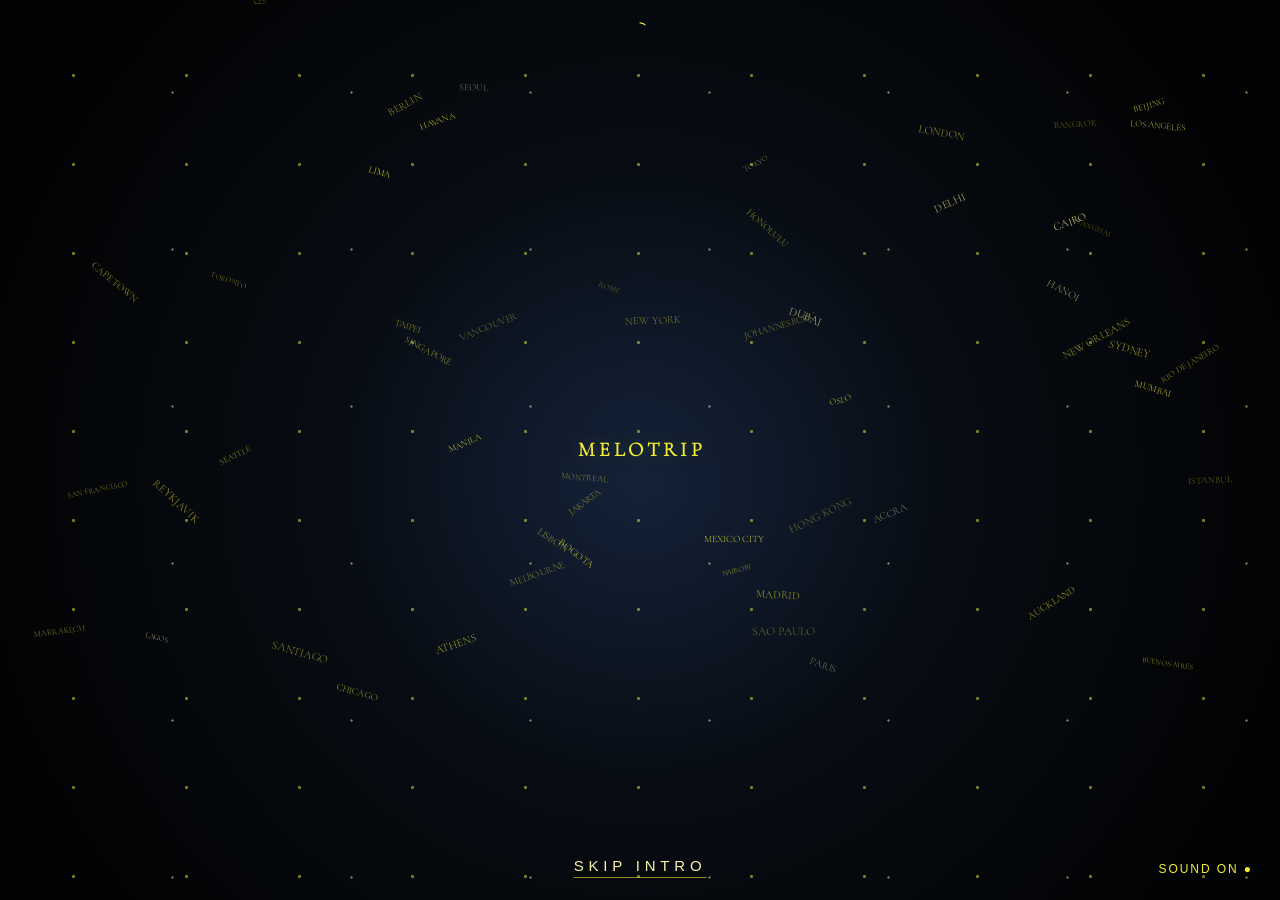
<file: index.html>
<!doctype html>
<html lang="en">
<head>
  <meta charset="UTF-8">
  <meta name="viewport" content="width=device-width,initial-scale=1">
  <title>Melotrip — Opening</title>
  <style>
    @font-face{font-family:'Cormorant Garamond';src:url('assets/fonts/CormorantGaramond-Light.ttf') format('truetype');font-style:normal;font-weight:300;font-display:swap}
    *{box-sizing:border-box;margin:0;padding:0}html,body{width:100%;height:100%;overflow:hidden}body{font-family:'Cormorant Garamond',Georgia,serif;font-weight:300;background:#f4f0ea;color:#151512;-webkit-font-smoothing:antialiased}
    .intro{position:fixed;inset:0;overflow:hidden;background:#f4f0ea;isolation:isolate;transition:opacity .9s cubic-bezier(.4,0,.2,1),filter .9s}.intro:after{content:"";position:absolute;inset:0;z-index:3;pointer-events:none;box-shadow:inset 0 0 150px rgba(62,58,47,.08)}body.leaving .intro{opacity:0;filter:blur(7px)}
    #placeCanvas{position:absolute;inset:0;z-index:1;width:100%;height:100%;cursor:crosshair;touch-action:none}
    .intro-title{position:absolute;z-index:6;left:50%;top:50%;transform:translate(-50%,-50%);padding-left:.18em;font-family:'Cormorant Garamond',Georgia,serif;font-size:clamp(20px,1.55vw,27px);font-weight:600;line-height:1;letter-spacing:.18em;text-transform:uppercase;white-space:nowrap;text-shadow:0 1px 14px rgba(243,241,233,.96);pointer-events:none;opacity:0;animation:title-in 1.4s .25s forwards}
    @keyframes title-in{from{opacity:0;letter-spacing:.9em}to{opacity:1;letter-spacing:.55em}}
    .intro-progress{position:absolute;z-index:7;left:50%;top:22px;width:17px;height:17px;transform:translateX(-50%) rotate(-90deg);border-radius:50%}.intro-progress circle{fill:none;stroke:#181815;stroke-width:1.35;stroke-linecap:round;stroke-dasharray:56.55;stroke-dashoffset:56.55}
    .skip-intro{position:absolute;z-index:8;left:50%;bottom:22px;transform:translateX(-50%);padding:7px 0 3px;border:0;border-bottom:1px solid #77756d;background:none;font-size:15px;font-weight:300;letter-spacing:.32em;text-transform:uppercase;color:#68665f;transition:.3s}.skip-intro:hover{color:#151512;letter-spacing:.38em;border-color:#151512}
    .sound-intro{position:absolute;z-index:8;right:27px;bottom:24px;border:0;background:none;color:#77756d;font-size:12px;font-weight:300;letter-spacing:.16em;text-transform:uppercase;transition:.3s}.sound-intro:hover,.sound-intro.enabled{color:#151512}
    @media(max-width:600px){.intro-title{font-size:19px}.skip-intro{bottom:19px;font-size:13px}.sound-intro{right:18px;bottom:20px;font-size:10px}.intro-progress{top:18px}}
    @media(prefers-reduced-motion:reduce){.intro-title{animation:none;opacity:1}.intro:after{box-shadow:none}}
    .intro:after{display:none}.intro-title{font-family:'Cormorant Garamond',Georgia,serif;font-weight:600;letter-spacing:.18em;animation-name:title-in-unified}@keyframes title-in-unified{from{opacity:0;letter-spacing:.32em}to{opacity:1;letter-spacing:.18em}}
  </style>
  <link rel="stylesheet" href="palette.css">
</head>
<body class="intro-body">
  <main class="intro" id="intro" aria-label="Melotrip opening sequence">
    <canvas id="placeCanvas" aria-hidden="true"></canvas>
    <h1 class="intro-title">Melotrip</h1>
    <svg class="intro-progress" viewBox="0 0 20 20" aria-hidden="true"><circle id="progressCircle" cx="10" cy="10" r="9"></circle></svg>
    <button class="skip-intro" id="skipIntro">Skip intro</button>
    <button class="sound-intro enabled" id="soundIntro" aria-pressed="true">Sound on &#9679;</button>
  </main>
  <script src="global-cursor.js"></script>
  <script src="intro.js"></script>
</body>
</html>
</file>
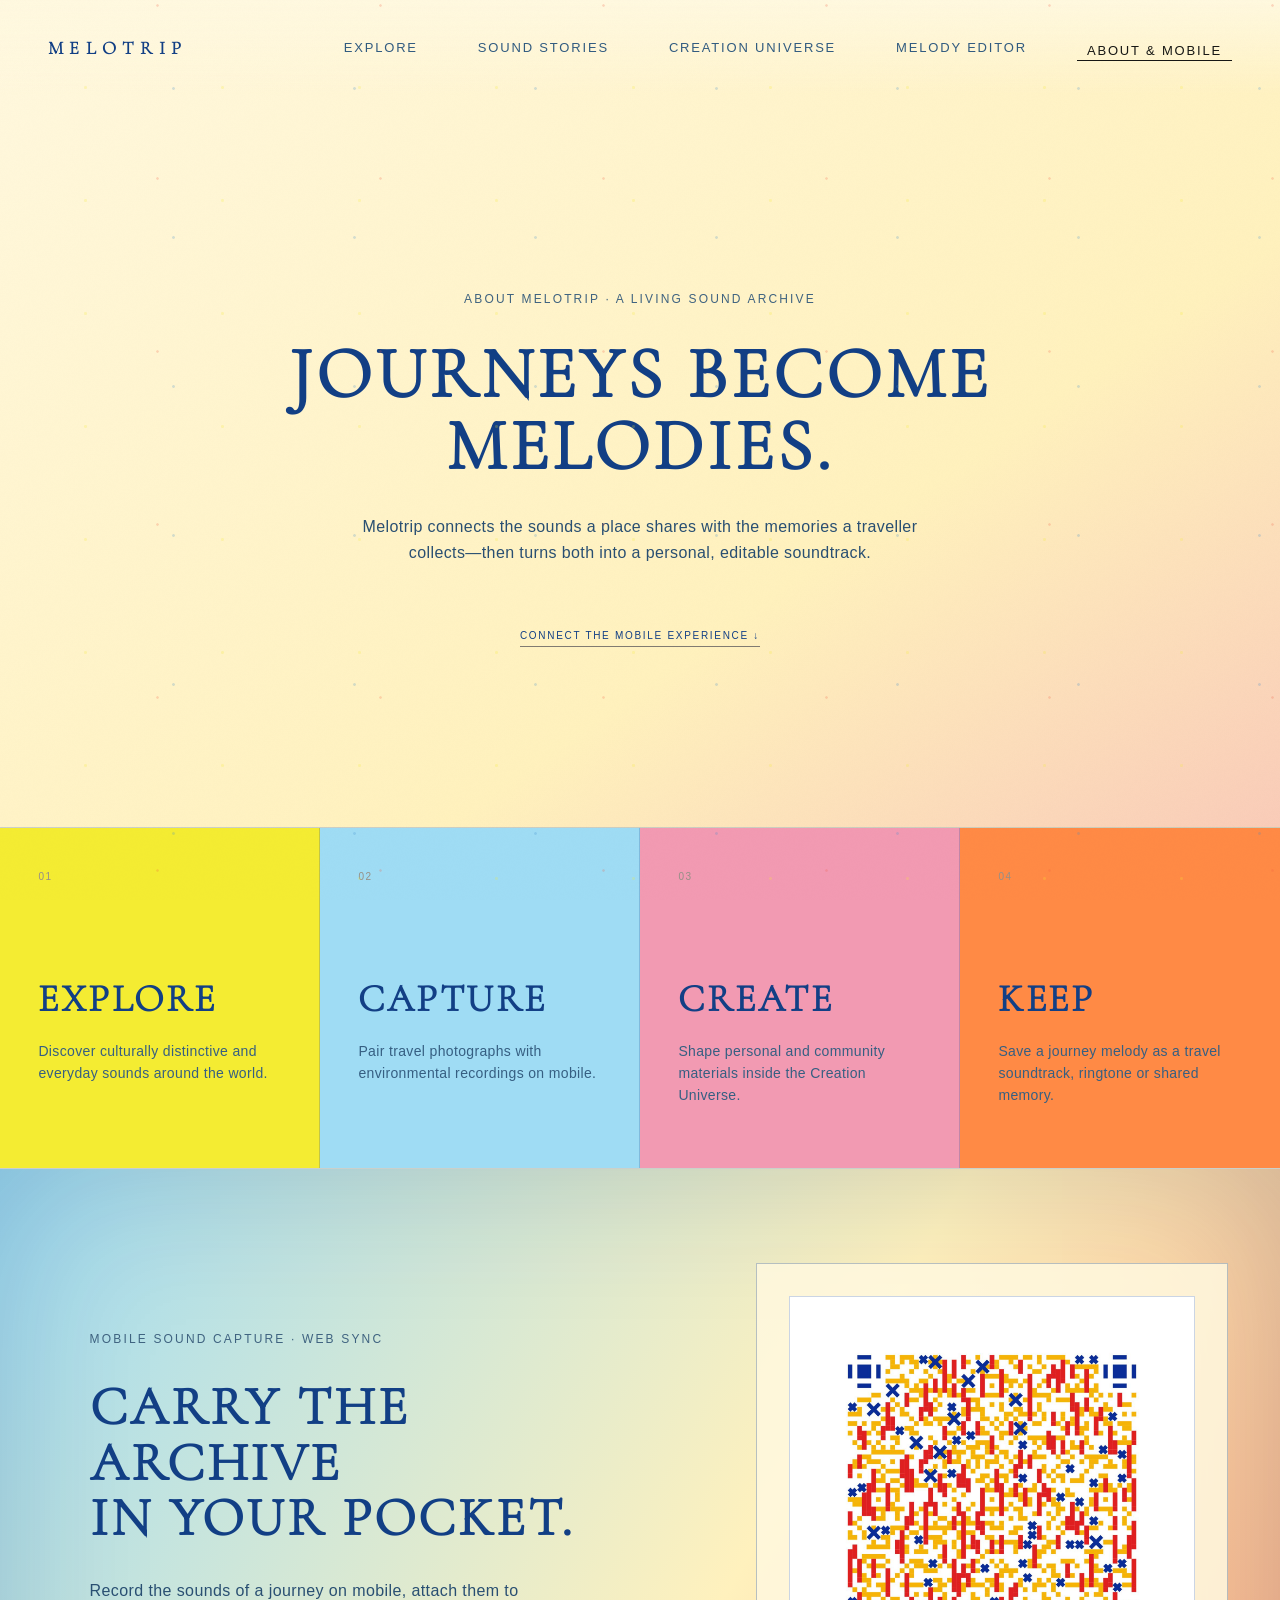
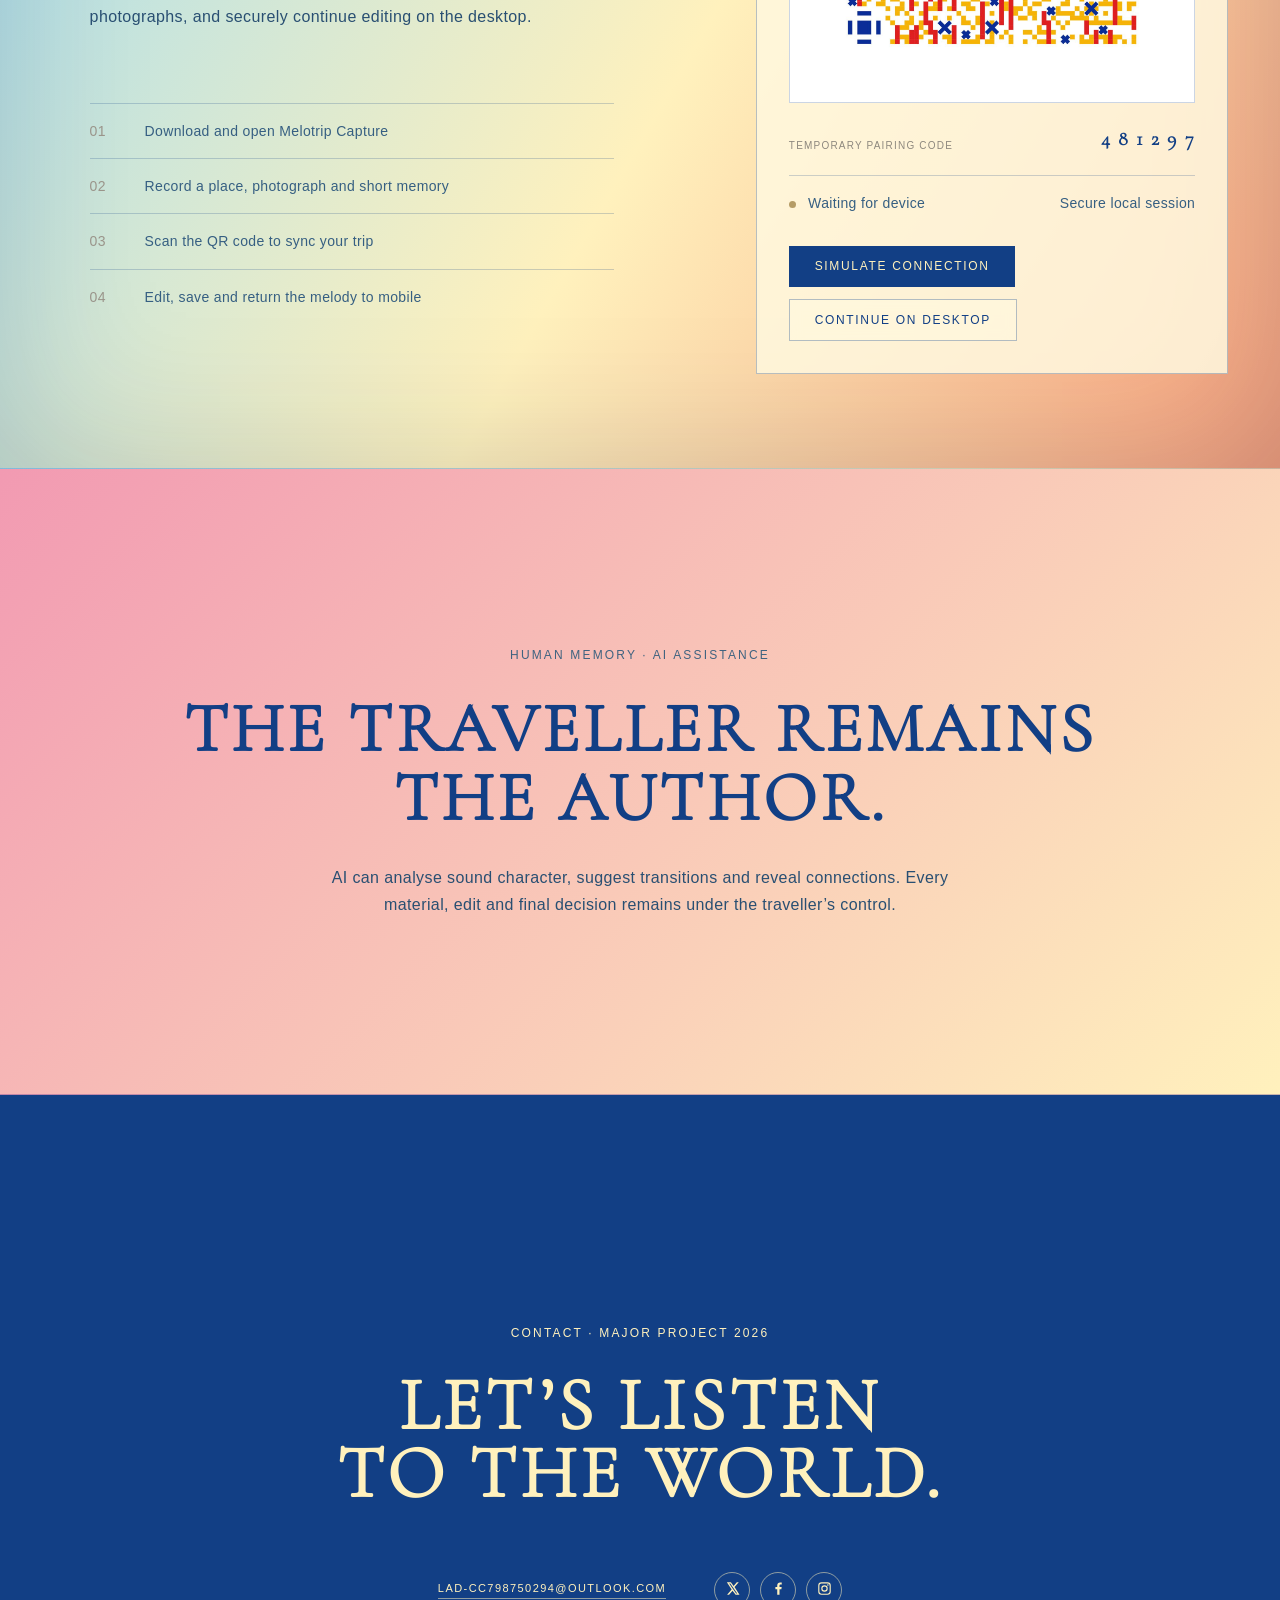
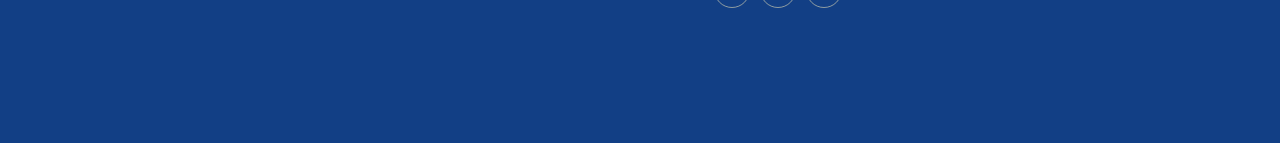
<file: about.html>
<!doctype html>
<html lang="en">
<head>
  <meta charset="UTF-8">
  <meta name="viewport" content="width=device-width,initial-scale=1">
  <title>About & Mobile — Melotrip</title>
  <link rel="stylesheet" href="shared.css">
  <link rel="stylesheet" href="palette.css">
</head>
<body class="about-mobile-body">
  <header class="site-header">
    <a class="brand" href="index.html">MELOTRIP</a>
    <nav class="site-nav" aria-label="Primary navigation">
      <a href="explore.html">Explore</a>
      <a href="city.html">Sound Stories</a>
      <a href="studio.html">Creation Universe</a>
      <a href="gallery.html">Melody Editor</a>
      <a class="active" href="about.html">About & Mobile</a>
    </nav>
  </header>

  <main class="about-mobile-page">
    <section class="about-opening" aria-labelledby="aboutTitle">
      <span class="section-label">ABOUT MELOTRIP · A LIVING SOUND ARCHIVE</span>
      <h1 id="aboutTitle">Journeys become<br>melodies.</h1>
      <p>Melotrip connects the sounds a place shares with the memories a traveller collects—then turns both into a personal, editable soundtrack.</p>
      <a href="#mobile" class="about-down">Connect the mobile experience ↓</a>
    </section>

    <section class="about-process" aria-label="Melotrip process">
      <article><span>01</span><h2>Explore</h2><p>Discover culturally distinctive and everyday sounds around the world.</p></article>
      <article><span>02</span><h2>Capture</h2><p>Pair travel photographs with environmental recordings on mobile.</p></article>
      <article><span>03</span><h2>Create</h2><p>Shape personal and community materials inside the Creation Universe.</p></article>
      <article><span>04</span><h2>Keep</h2><p>Save a journey melody as a travel soundtrack, ringtone or shared memory.</p></article>
    </section>

    <section class="mobile-bridge" id="mobile" aria-labelledby="mobileTitle">
      <div class="mobile-copy">
        <span class="section-label">MOBILE SOUND CAPTURE · WEB SYNC</span>
        <h2 id="mobileTitle">Carry the archive<br>in your pocket.</h2>
        <p>Record the sounds of a journey on mobile, attach them to photographs, and securely continue editing on the desktop.</p>
        <ol>
          <li><b>01</b><span>Download and open Melotrip Capture</span></li>
          <li><b>02</b><span>Record a place, photograph and short memory</span></li>
          <li><b>03</b><span>Scan the QR code to sync your trip</span></li>
          <li><b>04</b><span>Edit, save and return the melody to mobile</span></li>
        </ol>
      </div>
      <div class="mobile-connect-card">
        <div class="mobile-qr mobile-qr-image">
          <img src="assets/QRcode_sp1.jpg" alt="Scan to open the Melotrip mobile UI experience">
        </div>
        <div class="mobile-code"><span>Temporary pairing code</span><strong>4 8 1 2 9 7</strong></div>
        <div class="mobile-state"><span><i></i> Waiting for device</span><small>Secure local session</small></div>
        <div class="actions"><button class="pill dark" id="simulateMobile" type="button">Simulate connection</button><a class="pill" href="studio.html">Continue on desktop</a></div>
      </div>
    </section>

    <section class="about-principle">
      <span class="section-label">HUMAN MEMORY · AI ASSISTANCE</span>
      <h2>The traveller remains the author.</h2>
      <p>AI can analyse sound character, suggest transitions and reveal connections. Every material, edit and final decision remains under the traveller’s control.</p>
    </section>

    <section class="about-contact" aria-labelledby="contactTitle">
      <span class="section-label">CONTACT · MAJOR PROJECT 2026</span>
      <h2 id="contactTitle">Let’s listen<br>to the world.</h2>
      <div>
        <a href="mailto:lad-cc798750294@outlook.com">lad-cc798750294@outlook.com</a>
        <nav class="contact-socials" aria-label="Melotrip social media">
          <a href="https://twitter.com/" target="_blank" rel="noopener noreferrer" aria-label="Twitter / X" title="Twitter / X"><svg viewBox="0 0 24 24" aria-hidden="true"><path d="M18.9 2H22l-6.77 7.74L23.2 22h-6.24l-4.89-6.39L6.48 22H3.36l7.25-8.29L2.96 2H9.36l4.42 5.84L18.9 2Zm-1.1 17.84h1.73L8.42 4.05H6.57L17.8 19.84Z"/></svg></a>
          <a href="https://www.facebook.com/" target="_blank" rel="noopener noreferrer" aria-label="Facebook" title="Facebook"><svg viewBox="0 0 24 24" aria-hidden="true"><path d="M13.6 22v-9h3l.45-3.5H13.6V7.27c0-1.01.28-1.7 1.73-1.7h1.85V2.45c-.32-.04-1.42-.14-2.7-.14-2.67 0-4.5 1.63-4.5 4.63V9.5H7v3.5h2.98v9h3.62Z"/></svg></a>
          <a href="https://www.instagram.com/" target="_blank" rel="noopener noreferrer" aria-label="Instagram" title="Instagram"><svg viewBox="0 0 24 24" aria-hidden="true"><path d="M7.2 2h9.6A5.2 5.2 0 0 1 22 7.2v9.6a5.2 5.2 0 0 1-5.2 5.2H7.2A5.2 5.2 0 0 1 2 16.8V7.2A5.2 5.2 0 0 1 7.2 2Zm-.18 1.8A3.22 3.22 0 0 0 3.8 7.02v9.96a3.22 3.22 0 0 0 3.22 3.22h9.96a3.22 3.22 0 0 0 3.22-3.22V7.02a3.22 3.22 0 0 0-3.22-3.22H7.02ZM17.4 5.15a1.22 1.22 0 1 1 0 2.44 1.22 1.22 0 0 1 0-2.44ZM12 6.86A5.14 5.14 0 1 1 12 17.14 5.14 5.14 0 0 1 12 6.86Zm0 1.8A3.34 3.34 0 1 0 12 15.34 3.34 3.34 0 0 0 12 8.66Z"/></svg></a>
        </nav>
      </div>
    </section>
  </main>
  <script src="global-cursor.js"></script>
  <script src="shared.js"></script>
  <script>
    document.querySelector('#simulateMobile').addEventListener('click', event => {
      event.currentTarget.textContent = '✓ Device connected';
      document.querySelector('.mobile-state span').innerHTML = '<i></i> Connected to Melotrip Capture';
      document.querySelector('.mobile-state').classList.add('connected');
    });
  </script>
</body>
</html>
</file>
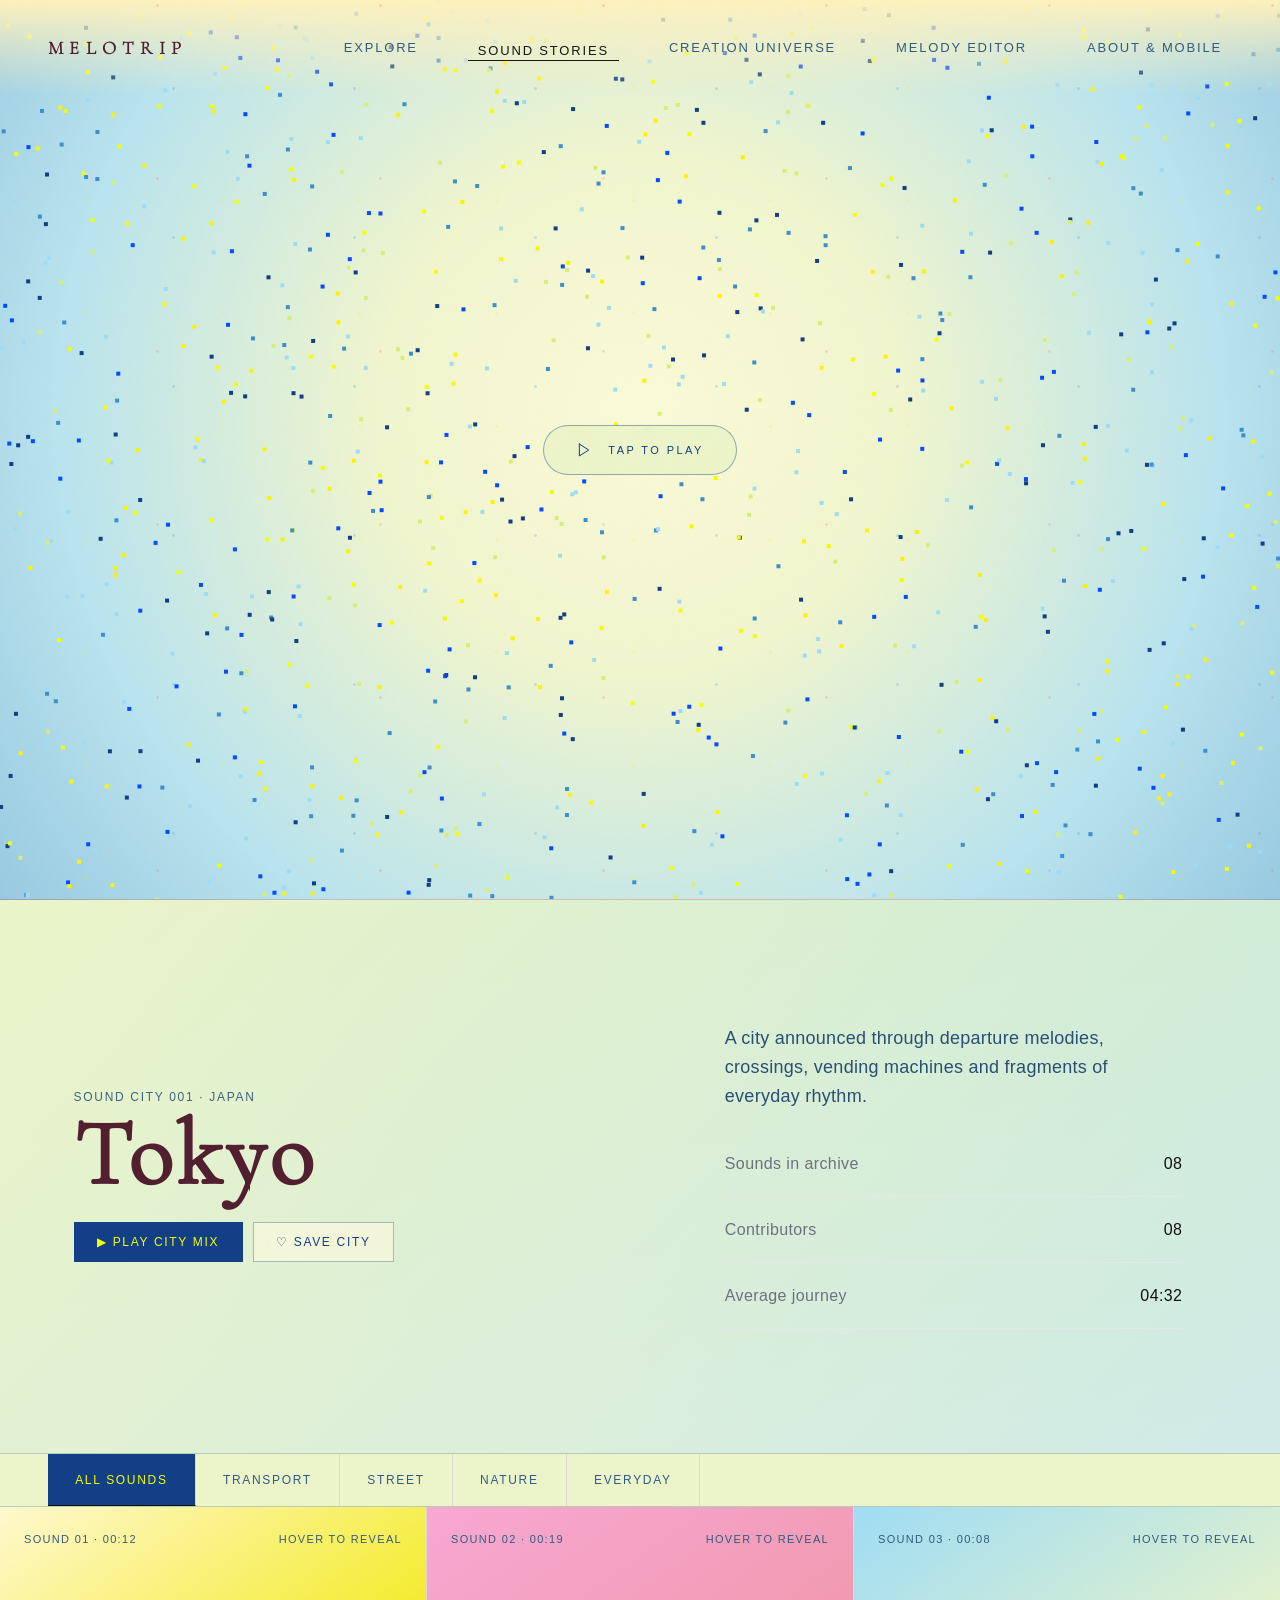
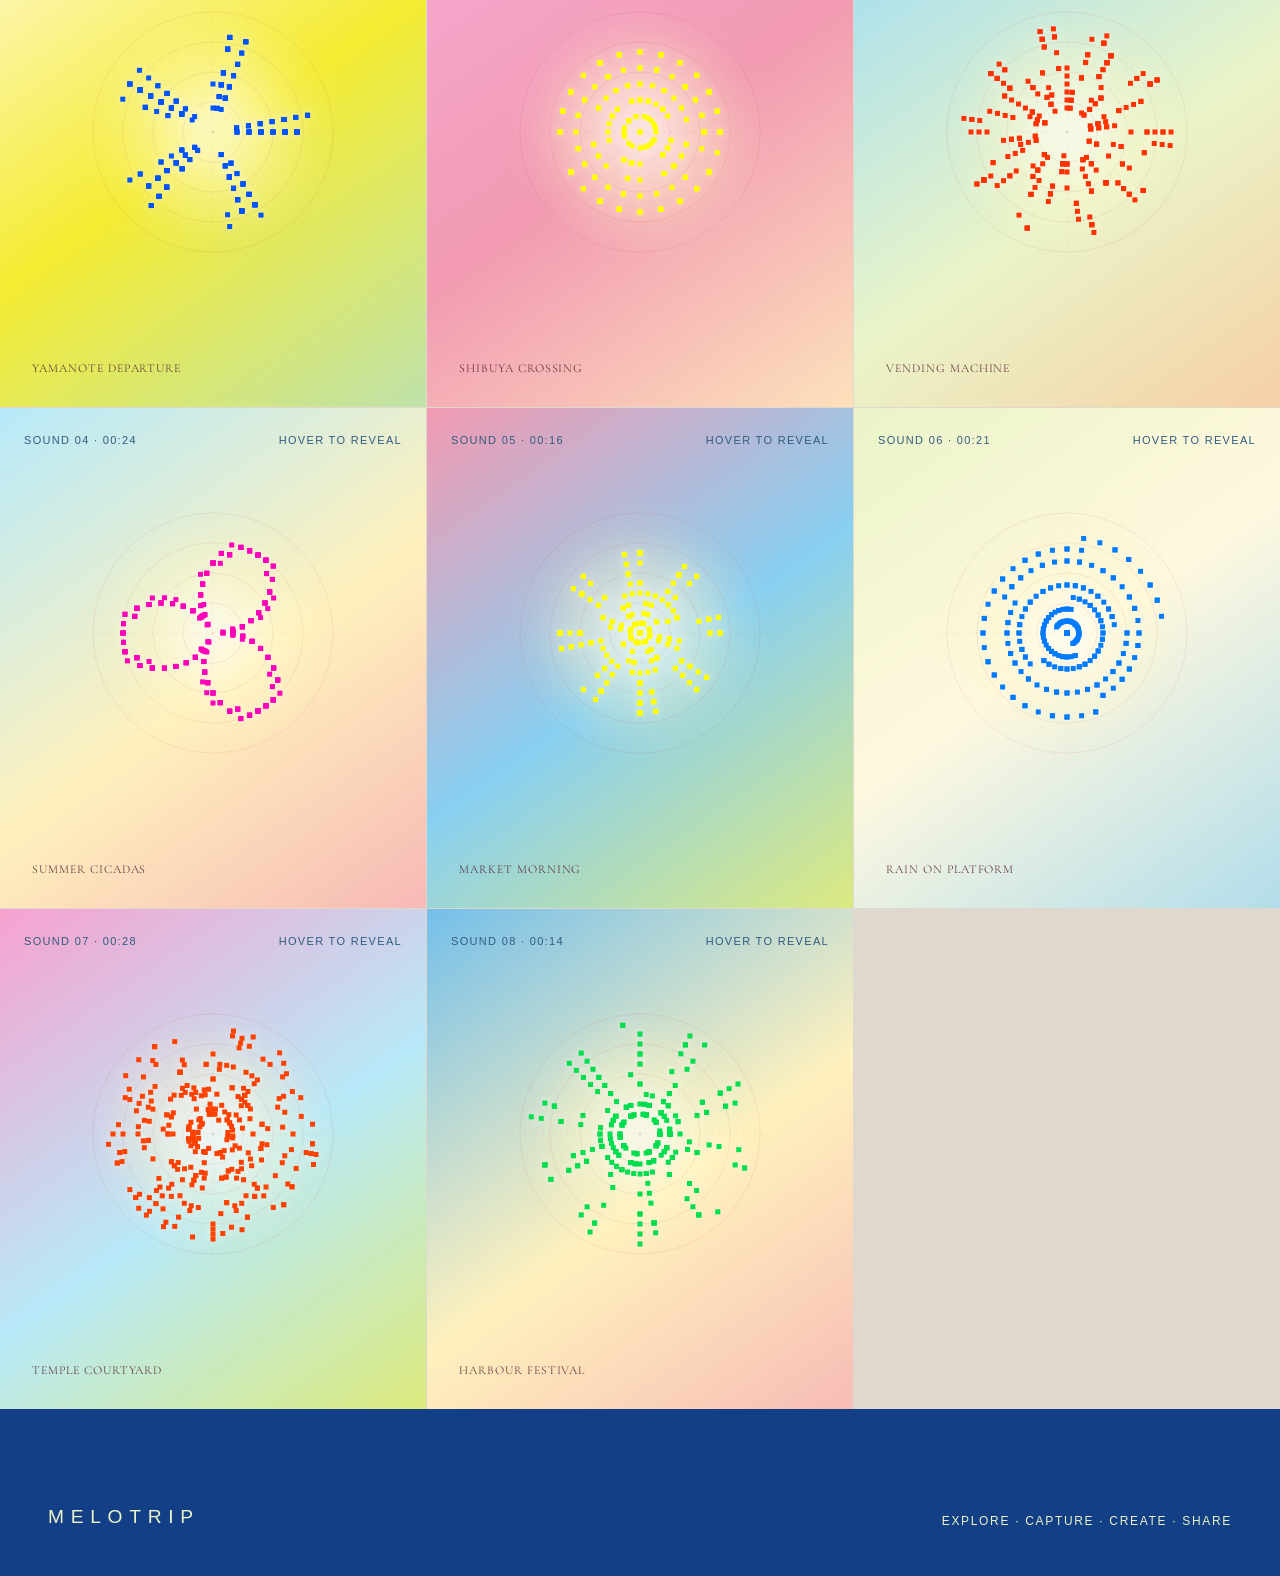
<file: city.html>
<!doctype html>
<html lang="en">
<head>
  <meta charset="UTF-8">
  <meta name="viewport" content="width=device-width,initial-scale=1">
  <title>Tokyo Sound Story — Melotrip</title>
  <link rel="stylesheet" href="shared.css">
  <link rel="stylesheet" href="palette.css">
</head>
<body class="sound-story-body">
  <header class="site-header">
    <a class="brand" href="index.html">MELOTRIP</a>
    <nav class="site-nav" aria-label="Primary navigation">
      <a href="explore.html">Explore</a>
      <a class="active" href="city.html">Sound Stories</a>
      <a href="studio.html">Creation Universe</a>
      <a href="gallery.html">Melody Editor</a>
      <a href="about.html">About & Mobile</a>
    </nav>
  </header>

  <main class="page sound-story-page">
    <section class="story-particle-hero" id="storyParticleHero" aria-label="Interactive sound story opening">
      <canvas id="storyParticleCanvas" class="story-particle-canvas" aria-hidden="true"></canvas>
      <div class="story-tap-wrap">
        <button id="storyTapButton" class="story-tap-button" type="button">
          <svg aria-hidden="true" width="16" height="16" viewBox="0 0 24 24" fill="none" stroke="currentColor" stroke-width="1.5" stroke-linecap="round" stroke-linejoin="round"><polygon points="5 3 19 12 5 21 5 3"></polygon></svg>
          <span>Tap to Play</span>
        </button>
      </div>
    </section>

    <div class="sound-story-content" id="soundStoriesContent">
      <section class="city-hero">
        <div>
          <span class="kicker">SOUND CITY 001 · JAPAN</span>
          <h1 class="page-title">Tokyo</h1>
          <div class="actions">
            <button id="cityMixButton" class="pill dark" type="button">▶ Play city mix</button>
            <button id="saveCityButton" class="pill" type="button" aria-pressed="false">♡ Save city</button>
          </div>
        </div>
        <div class="city-facts">
          <p class="lede">A city announced through departure melodies, crossings, vending machines and fragments of everyday rhythm.</p>
          <div class="fact"><span>Sounds in archive</span><b id="visibleSoundCount">08</b></div>
          <div class="fact"><span>Contributors</span><b>08</b></div>
          <div class="fact"><span>Average journey</span><b>04:32</b></div>
        </div>
      </section>

      <div class="tabs" role="toolbar" aria-label="Filter sound stories">
        <button class="active" type="button" data-filter="all" aria-pressed="true">All sounds</button>
        <button type="button" data-filter="transport" aria-pressed="false">Transport</button>
        <button type="button" data-filter="street" aria-pressed="false">Street</button>
        <button type="button" data-filter="nature" aria-pressed="false">Nature</button>
        <button type="button" data-filter="everyday" aria-pressed="false">Everyday</button>
      </div>

      <section class="sound-grid" aria-label="Eight interactive sound motifs">
        <article class="sound-card" data-category="transport" data-pattern="tokyo" data-color="#064CFF">
          <span class="kicker">SOUND 01 · 00:12</span><div class="source-scene" style="--scene-x:0%;--scene-y:0%"></div>
          <div class="pixel-motif-shell"><canvas class="pixel-motif" aria-label="Yamanote Departure pixel sound motif"></canvas><button class="motif-audio" type="button" aria-label="Play Yamanote Departure"><span></span></button></div>
          <span class="reveal-note">Hover to reveal</span><strong class="card-name">Yamanote Departure</strong>
        </article>
        <article class="sound-card" data-category="street" data-pattern="kyoto" data-color="#FFF200">
          <span class="kicker">SOUND 02 · 00:19</span><div class="source-scene" style="--scene-x:33.333%;--scene-y:0%"></div>
          <div class="pixel-motif-shell"><canvas class="pixel-motif" aria-label="Shibuya Crossing pixel sound motif"></canvas><button class="motif-audio" type="button" aria-label="Play Shibuya Crossing"><span></span></button></div>
          <span class="reveal-note">Hover to reveal</span><strong class="card-name">Shibuya Crossing</strong>
        </article>
        <article class="sound-card" data-category="everyday" data-pattern="seville" data-color="#FF3D00">
          <span class="kicker">SOUND 03 · 00:08</span><div class="source-scene" style="--scene-x:66.666%;--scene-y:0%"></div>
          <div class="pixel-motif-shell"><canvas class="pixel-motif" aria-label="Vending Machine pixel sound motif"></canvas><button class="motif-audio" type="button" aria-label="Play Vending Machine"><span></span></button></div>
          <span class="reveal-note">Hover to reveal</span><strong class="card-name">Vending Machine</strong>
        </article>
        <article class="sound-card" data-category="nature" data-pattern="florence" data-color="#FF1791">
          <span class="kicker">SOUND 04 · 00:24</span><div class="source-scene" style="--scene-x:100%;--scene-y:0%"></div>
          <div class="pixel-motif-shell"><canvas class="pixel-motif" aria-label="Summer Cicadas pixel sound motif"></canvas><button class="motif-audio" type="button" aria-label="Play Summer Cicadas"><span></span></button></div>
          <span class="reveal-note">Hover to reveal</span><strong class="card-name">Summer Cicadas</strong>
        </article>
        <article class="sound-card" data-category="street" data-pattern="london" data-color="#F4FF00">
          <span class="kicker">SOUND 05 · 00:16</span><div class="source-scene" style="--scene-x:0%;--scene-y:50%"></div>
          <div class="pixel-motif-shell"><canvas class="pixel-motif" aria-label="Market Morning pixel sound motif"></canvas><button class="motif-audio" type="button" aria-label="Play Market Morning"><span></span></button></div>
          <span class="reveal-note">Hover to reveal</span><strong class="card-name">Market Morning</strong>
        </article>
        <article class="sound-card" data-category="nature" data-pattern="paris" data-color="#006CFF">
          <span class="kicker">SOUND 06 · 00:21</span><div class="source-scene" style="--scene-x:33.333%;--scene-y:50%"></div>
          <div class="pixel-motif-shell"><canvas class="pixel-motif" aria-label="Rain on Platform pixel sound motif"></canvas><button class="motif-audio" type="button" aria-label="Play Rain on Platform"><span></span></button></div>
          <span class="reveal-note">Hover to reveal</span><strong class="card-name">Rain on Platform</strong>
        </article>
        <article class="sound-card" data-category="everyday" data-pattern="istanbul" data-color="#FF4A00">
          <span class="kicker">SOUND 07 · 00:28</span><div class="source-scene" style="--scene-x:66.666%;--scene-y:50%"></div>
          <div class="pixel-motif-shell"><canvas class="pixel-motif" aria-label="Temple Courtyard pixel sound motif"></canvas><button class="motif-audio" type="button" aria-label="Play Temple Courtyard"><span></span></button></div>
          <span class="reveal-note">Hover to reveal</span><strong class="card-name">Temple Courtyard</strong>
        </article>
        <article class="sound-card" data-category="transport" data-pattern="rio" data-color="#00B95C">
          <span class="kicker">SOUND 08 · 00:14</span><div class="source-scene" style="--scene-x:100%;--scene-y:50%"></div>
          <div class="pixel-motif-shell"><canvas class="pixel-motif" aria-label="Harbour Festival pixel sound motif"></canvas><button class="motif-audio" type="button" aria-label="Play Harbour Festival"><span></span></button></div>
          <span class="reveal-note">Hover to reveal</span><strong class="card-name">Harbour Festival</strong>
        </article>
      </section>
    </div>
  </main>
  <footer class="footer"><strong>MELOTRIP</strong><small>Explore · Capture · Create · Share</small></footer>
  <script src="global-cursor.js"></script>
  <script src="shared.js"></script>
  <script src="story-intro.js"></script>
  <script src="city-motifs.js"></script>
  <script src="sound-stories.js"></script>
</body>
</html>
</file>
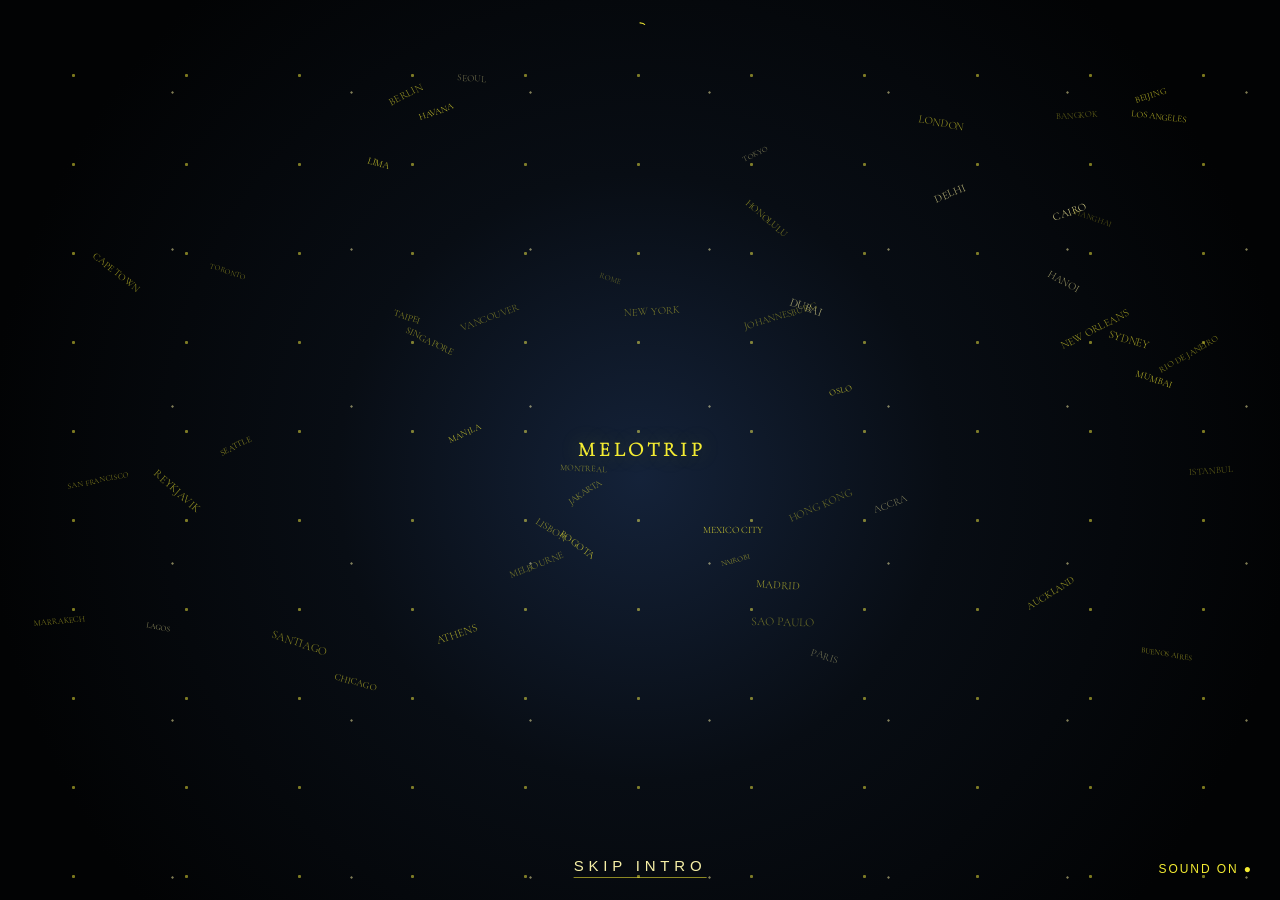
<file: explore.html>
<!doctype html>
<html lang="en">
<head>
  <meta charset="UTF-8">
  <meta name="viewport" content="width=device-width,initial-scale=1">
  <title>Explore — Melotrip</title>
  <link rel="stylesheet" href="shared.css">
  <link rel="stylesheet" href="palette.css">
</head>
<body class="explore-body">
  <header class="site-header globe-header">
    <a class="brand" href="index.html">MELOTRIP</a>
    <nav class="site-nav">
      <a class="active" href="explore.html">Explore</a>
      <a href="city.html">Sound Stories</a>
      <a href="studio.html">Creation Universe</a>
      <a href="gallery.html">Melody Editor</a>
      <a href="about.html">About & Mobile</a>
    </nav>
  </header>

  <main class="globe-explore" id="globeExplore">
    <canvas class="globe-canvas" id="globeCanvas" aria-label="Interactive globe with 56 sound coordinates"></canvas>
    <a class="coordinate-preview-link" id="coordinatePreviewLink" href="city.html" aria-hidden="true" tabindex="-1">Open sound story</a>
    <h1 class="journey-title"><span>Explore the World’s</span> <span>Soundscapes.</span></h1>

    <form class="explore-question" id="exploreQuestion" role="search">
      <label for="placeSearch">What does a place sound like?</label>
      <div><input id="placeSearch" name="place" type="search" placeholder="Search Tokyo, Lisbon, Nairobi…" autocomplete="off"><button type="submit" aria-label="Search sound coordinates">↗</button></div>
      <small id="searchHint">Explore 56 sound coordinates</small>
    </form>

    <aside class="coordinate-card" id="coordinateCard" aria-hidden="true" aria-live="polite">
      <button class="coordinate-close" id="coordinateClose" aria-label="Close sound card">&times;</button>
      <span id="coordinatePlace">Tokyo &middot; Japan</span>
      <h2 id="coordinateTitle">Morning Departure</h2>
      <p id="coordinateCopy">A station melody shaped by platform air, footsteps and the first trains of the day.</p>
      <div class="coordinate-wave" id="coordinateWave" aria-hidden="true"></div>
      <div class="coordinate-actions">
        <button id="coordinateReplay">&#9654; Replay coordinate</button>
        <a href="city.html">Open sound story</a>
      </div>
    </aside>
  </main>
  <div class="melotrip-cursor" id="melotripCursor" aria-hidden="true"><i></i></div>
  <script src="explore.js"></script>
</body>
</html>
</file>
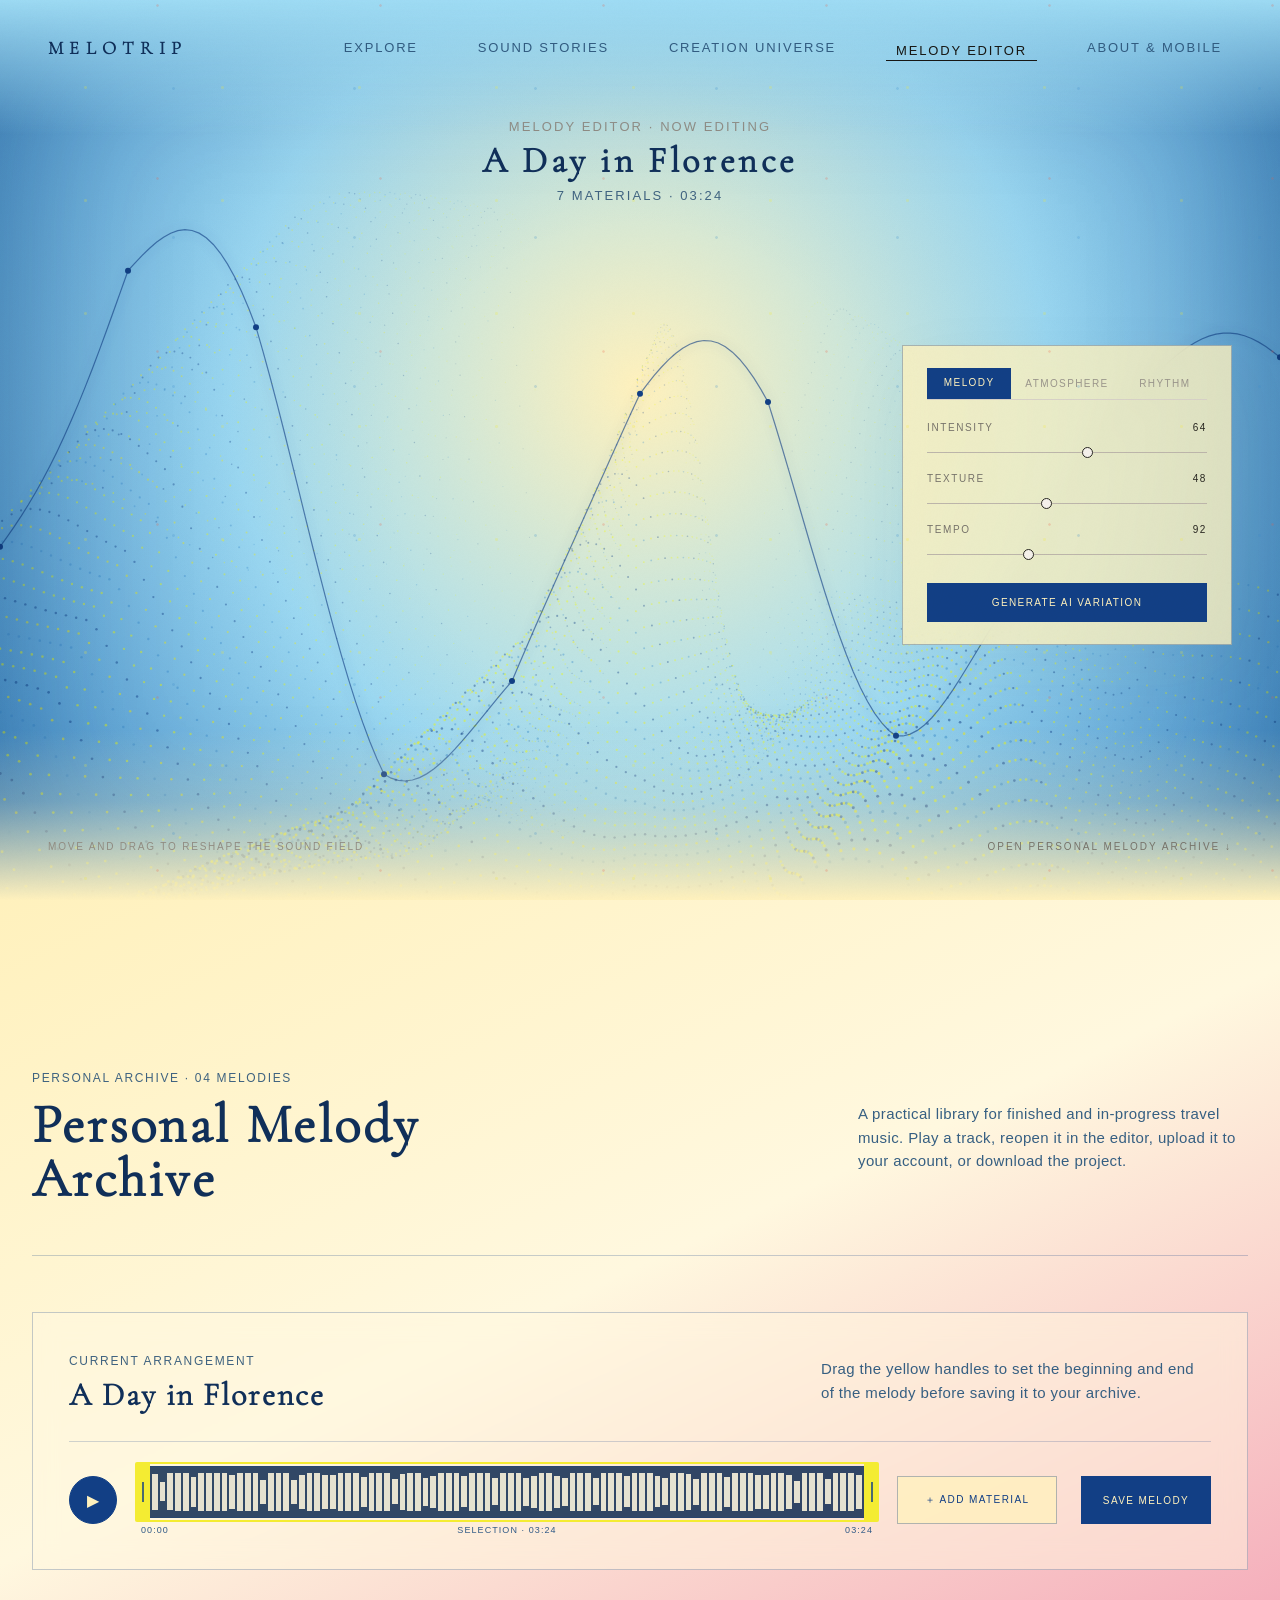
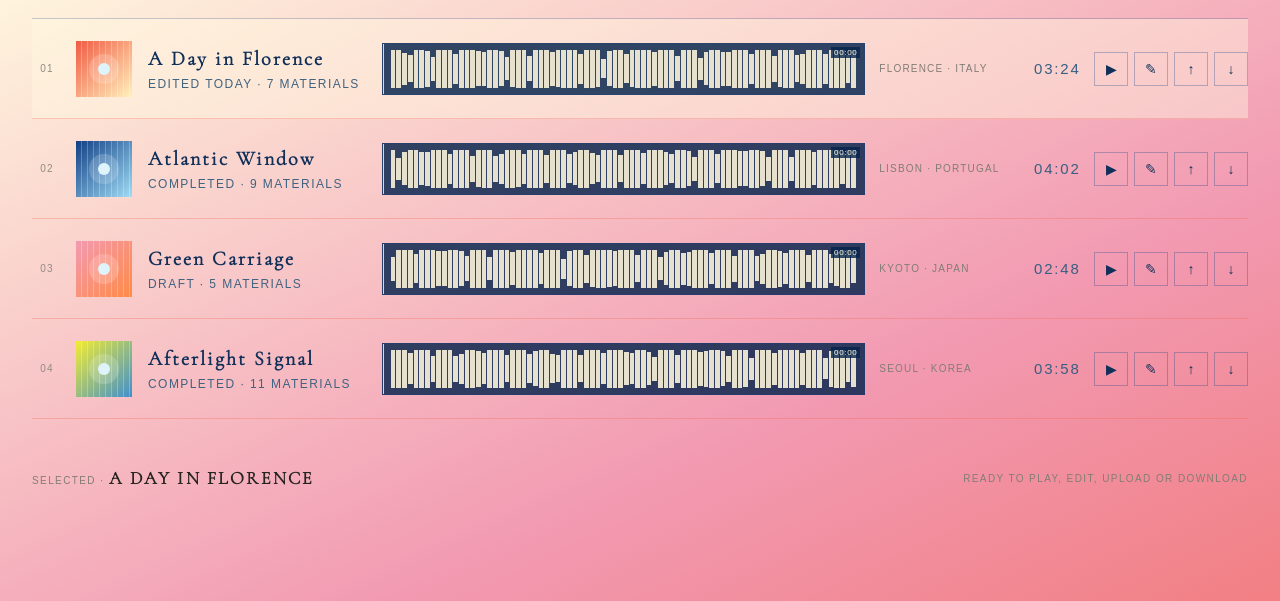
<file: gallery.html>
<!doctype html>
<html lang="en">
<head>
  <meta charset="UTF-8">
  <meta name="viewport" content="width=device-width,initial-scale=1">
  <title>Melody Editor — Melotrip</title>
  <link rel="stylesheet" href="shared.css">
  <link rel="stylesheet" href="palette.css">
</head>
<body class="melody-editor-body">
  <header class="site-header melody-editor-header">
    <a class="brand" href="index.html">MELOTRIP</a>
    <nav class="site-nav" aria-label="Primary navigation">
      <a href="explore.html">Explore</a><a href="city.html">Sound Stories</a><a href="studio.html">Creation Universe</a><a class="active" href="gallery.html">Melody Editor</a><a href="about.html">About &amp; Mobile</a>
    </nav>
  </header>

  <main class="wave-editor-page">
    <section class="wave-editor-hero" id="waveEditor" aria-label="Interactive melody editor">
      <canvas id="editorWaveCanvas" class="editor-wave-canvas" aria-label="Interactive editable melody wave field"></canvas>
      <div class="wave-editor-fog" aria-hidden="true"></div>
      <div class="editor-heading editor-heading-compact" aria-live="polite">
        <span>MELODY EDITOR · NOW EDITING</span><strong id="sessionTitle">A Day in Florence</strong><small id="editorStatus">7 materials · 03:24</small>
      </div>
      <aside class="wave-control-panel" aria-label="Wave shaping controls">
        <div class="wave-mode-tabs" role="toolbar" aria-label="Editing layer"><button class="active" type="button" data-wave-mode="melody" aria-pressed="true">Melody</button><button type="button" data-wave-mode="atmosphere" aria-pressed="false">Atmosphere</button><button type="button" data-wave-mode="rhythm" aria-pressed="false">Rhythm</button></div>
        <label><span>Intensity <b id="intensityValue">64</b></span><input id="intensityControl" type="range" min="15" max="100" value="64"></label>
        <label><span>Texture <b id="textureValue">48</b></span><input id="textureControl" type="range" min="10" max="100" value="48"></label>
        <label><span>Tempo <b id="tempoValue">92</b></span><input id="tempoControl" type="range" min="60" max="150" value="92"></label>
        <button class="ai-variation" id="aiVariation" type="button">Generate AI variation</button>
      </aside>
      <div class="wave-instruction">Move and drag to reshape the sound field</div><a class="editor-scroll-cue" href="#melodyLibrary">Open Personal Melody Archive ↓</a>
    </section>

    <section class="melody-library" id="melodyLibrary" aria-labelledby="libraryTitle">
      <header class="library-heading">
        <div><span class="kicker">PERSONAL ARCHIVE · 04 MELODIES</span><h2 id="libraryTitle"><span>Personal Melody</span> <span>Archive</span></h2></div>
        <p>A practical library for finished and in-progress travel music. Play a track, reopen it in the editor, upload it to your account, or download the project.</p>
      </header>
      <section class="clip-edit-module" aria-labelledby="clipEditTitle">
        <header class="clip-module-heading">
          <div><span class="kicker">CURRENT ARRANGEMENT</span><h3 id="clipEditTitle">A Day in Florence</h3></div>
          <p>Drag the yellow handles to set the beginning and end of the melody before saving it to your archive.</p>
        </header>
        <div class="editor-transport-panel" aria-label="Playback and edit controls">
          <button class="editor-round-play" id="editorPlay" type="button" aria-label="Play melody" aria-pressed="false"><span>▶</span></button>
          <div class="clip-trimmer" id="clipTrimmer" role="group" aria-label="Drag the left and right handles to trim the melody">
            <div class="clip-wave" id="clipWave">
              <div class="clip-mask clip-mask-left" id="clipMaskLeft" aria-hidden="true"></div>
              <div class="clip-mask clip-mask-right" id="clipMaskRight" aria-hidden="true"></div>
              <div class="clip-window" id="clipWindow">
                <button class="trim-handle trim-handle-start" id="trimStart" type="button" aria-label="Adjust clip start" aria-valuemin="0" aria-valuemax="204" aria-valuenow="0"><span></span></button>
                <div class="clip-progress" id="editorProgress" aria-hidden="true"></div>
                <button class="trim-handle trim-handle-end" id="trimEnd" type="button" aria-label="Adjust clip end" aria-valuemin="0" aria-valuemax="204" aria-valuenow="204"><span></span></button>
              </div>
            </div>
            <div class="clip-time"><span id="editorCurrentTime">00:00</span><span id="trimSelectionLabel">Selection · 03:24</span><span>03:24</span></div>
          </div>
          <button class="editor-text-button" id="addMaterial" type="button">＋ Add material</button><button class="editor-text-button editor-save" id="saveMelody" type="button">Save melody</button>
        </div>
      </section>
      <div class="melody-list" id="melodyList" role="list" aria-label="Journey melodies">
        <article class="melody-track active" role="listitem" data-title="A Day in Florence" data-city="Florence" data-duration="03:24" style="--c1:#6a4c62;--c2:#c5a059"><span class="track-index">01</span><span class="track-cover"><i></i></span><div class="track-main"><strong>A Day in Florence</strong><small>Edited today · 7 materials</small></div><span class="track-place">Florence · Italy</span><span class="track-duration">03:24</span><div class="track-actions"><button class="track-action" data-action="play" type="button" title="Play" aria-label="Play A Day in Florence">▶</button><button class="track-action" data-action="edit" type="button" title="Edit" aria-label="Edit A Day in Florence">✎</button><button class="track-action" data-action="upload" type="button" title="Upload" aria-label="Upload A Day in Florence">↑</button><button class="track-action" data-action="download" type="button" title="Download" aria-label="Download A Day in Florence">↓</button></div></article>
        <article class="melody-track" role="listitem" data-title="Atlantic Window" data-city="Lisbon" data-duration="04:02" style="--c1:#3c5a68;--c2:#8da7a2"><span class="track-index">02</span><span class="track-cover"><i></i></span><div class="track-main"><strong>Atlantic Window</strong><small>Completed · 9 materials</small></div><span class="track-place">Lisbon · Portugal</span><span class="track-duration">04:02</span><div class="track-actions"><button class="track-action" data-action="play" type="button" title="Play" aria-label="Play Atlantic Window">▶</button><button class="track-action" data-action="edit" type="button" title="Edit" aria-label="Edit Atlantic Window">✎</button><button class="track-action" data-action="upload" type="button" title="Upload" aria-label="Upload Atlantic Window">↑</button><button class="track-action" data-action="download" type="button" title="Download" aria-label="Download Atlantic Window">↓</button></div></article>
        <article class="melody-track" role="listitem" data-title="Green Carriage" data-city="Kyoto" data-duration="02:48" style="--c1:#7d8456;--c2:#d2b879"><span class="track-index">03</span><span class="track-cover"><i></i></span><div class="track-main"><strong>Green Carriage</strong><small>Draft · 5 materials</small></div><span class="track-place">Kyoto · Japan</span><span class="track-duration">02:48</span><div class="track-actions"><button class="track-action" data-action="play" type="button" title="Play" aria-label="Play Green Carriage">▶</button><button class="track-action" data-action="edit" type="button" title="Edit" aria-label="Edit Green Carriage">✎</button><button class="track-action" data-action="upload" type="button" title="Upload" aria-label="Upload Green Carriage">↑</button><button class="track-action" data-action="download" type="button" title="Download" aria-label="Download Green Carriage">↓</button></div></article>
        <article class="melody-track" role="listitem" data-title="Afterlight Signal" data-city="Seoul" data-duration="03:58" style="--c1:#b35c4a;--c2:#dfb37d"><span class="track-index">04</span><span class="track-cover"><i></i></span><div class="track-main"><strong>Afterlight Signal</strong><small>Completed · 11 materials</small></div><span class="track-place">Seoul · Korea</span><span class="track-duration">03:58</span><div class="track-actions"><button class="track-action" data-action="play" type="button" title="Play" aria-label="Play Afterlight Signal">▶</button><button class="track-action" data-action="edit" type="button" title="Edit" aria-label="Edit Afterlight Signal">✎</button><button class="track-action" data-action="upload" type="button" title="Upload" aria-label="Upload Afterlight Signal">↑</button><button class="track-action" data-action="download" type="button" title="Download" aria-label="Download Afterlight Signal">↓</button></div></article>
      </div>
      <div class="library-status" aria-live="polite"><span>Selected · <strong id="librarySelection">A Day in Florence</strong></span><span id="libraryActionStatus">Ready to play, edit, upload or download</span></div>
    </section>
  </main>
  <script src="global-cursor.js"></script>
  <script src="melody-editor.js"></script>
</body>
</html>
</file>
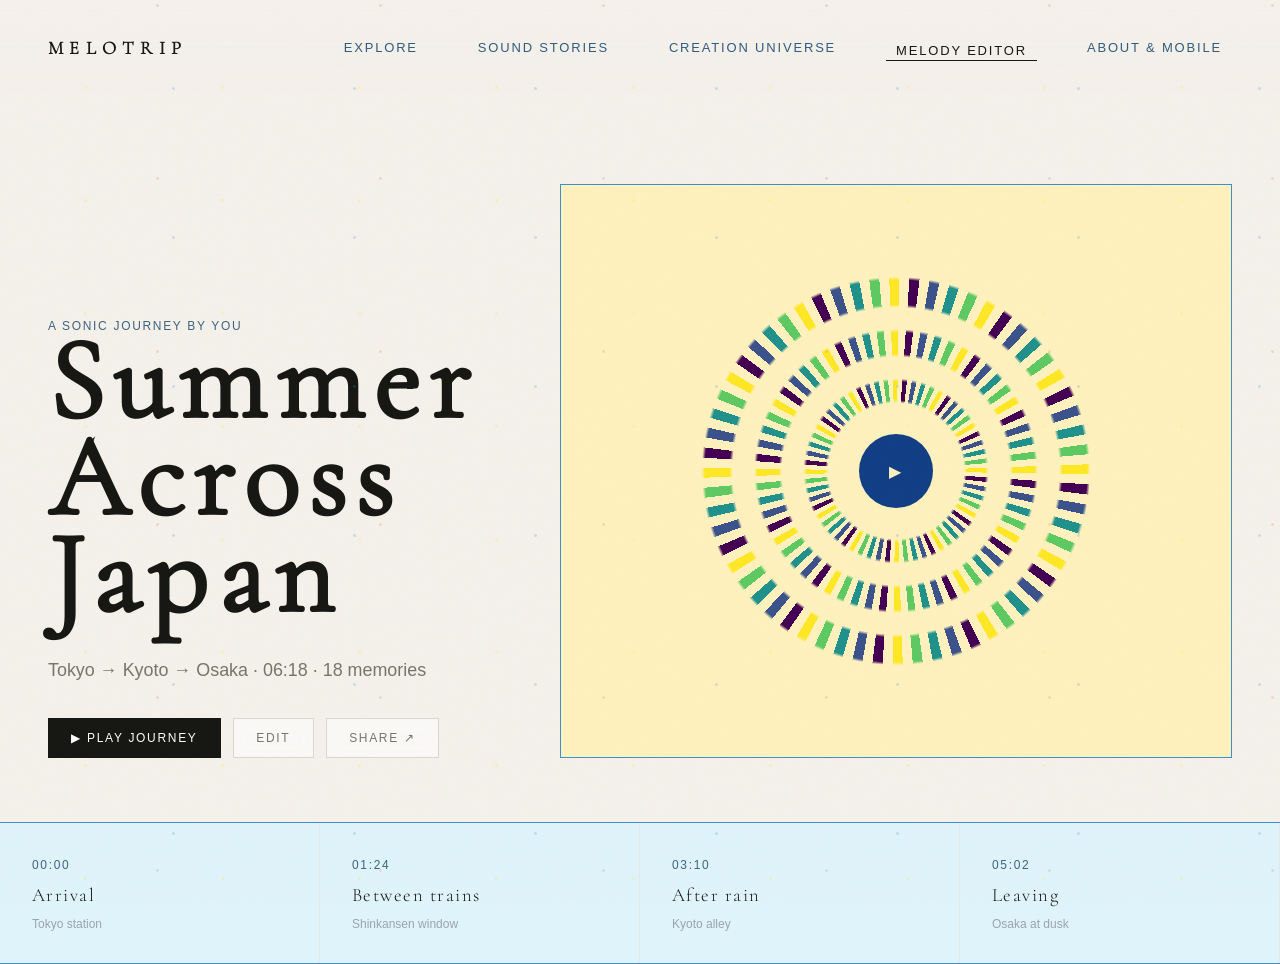
<file: journey.html>
<!doctype html><html lang="en"><head><meta charset="UTF-8"><meta name="viewport" content="width=device-width,initial-scale=1"><title>Summer Across Japan — Melotrip</title><link rel="stylesheet" href="shared.css"><link rel="stylesheet" href="palette.css"></head><body>
<header class="site-header"><a class="brand" href="index.html">MELOTRIP</a><nav class="site-nav"><a href="explore.html">Explore</a><a href="city.html">Sound Stories</a><a href="studio.html">Creation Universe</a><a class="active" href="gallery.html">Melody Editor</a><a href="about.html">About &amp; Mobile</a></nav></header>
<main class="page"><section class="result"><div class="result-copy"><span class="kicker">A SONIC JOURNEY BY YOU</span><h1 class="page-title">Summer<br>Across Japan</h1><p class="lede" style="margin:2rem 0">Tokyo → Kyoto → Osaka · 06:18 · 18 memories</p><div class="actions"><button class="pill dark" data-toggle-play>▶ Play journey</button><a class="pill" href="studio.html">Edit</a><button class="pill">Share ↗</button></div></div><div class="result-art"><div class="motif" style="--size:min(34vw,470px)"></div><button class="play">▶</button></div></section><section class="chapters"><article><span class="kicker">00:00</span><h3>Arrival</h3><p>Tokyo station</p></article><article><span class="kicker">01:24</span><h3>Between trains</h3><p>Shinkansen window</p></article><article><span class="kicker">03:10</span><h3>After rain</h3><p>Kyoto alley</p></article><article><span class="kicker">05:02</span><h3>Leaving</h3><p>Osaka at dusk</p></article></section></main><script src="global-cursor.js"></script><script src="shared.js"></script></body></html>
</file>
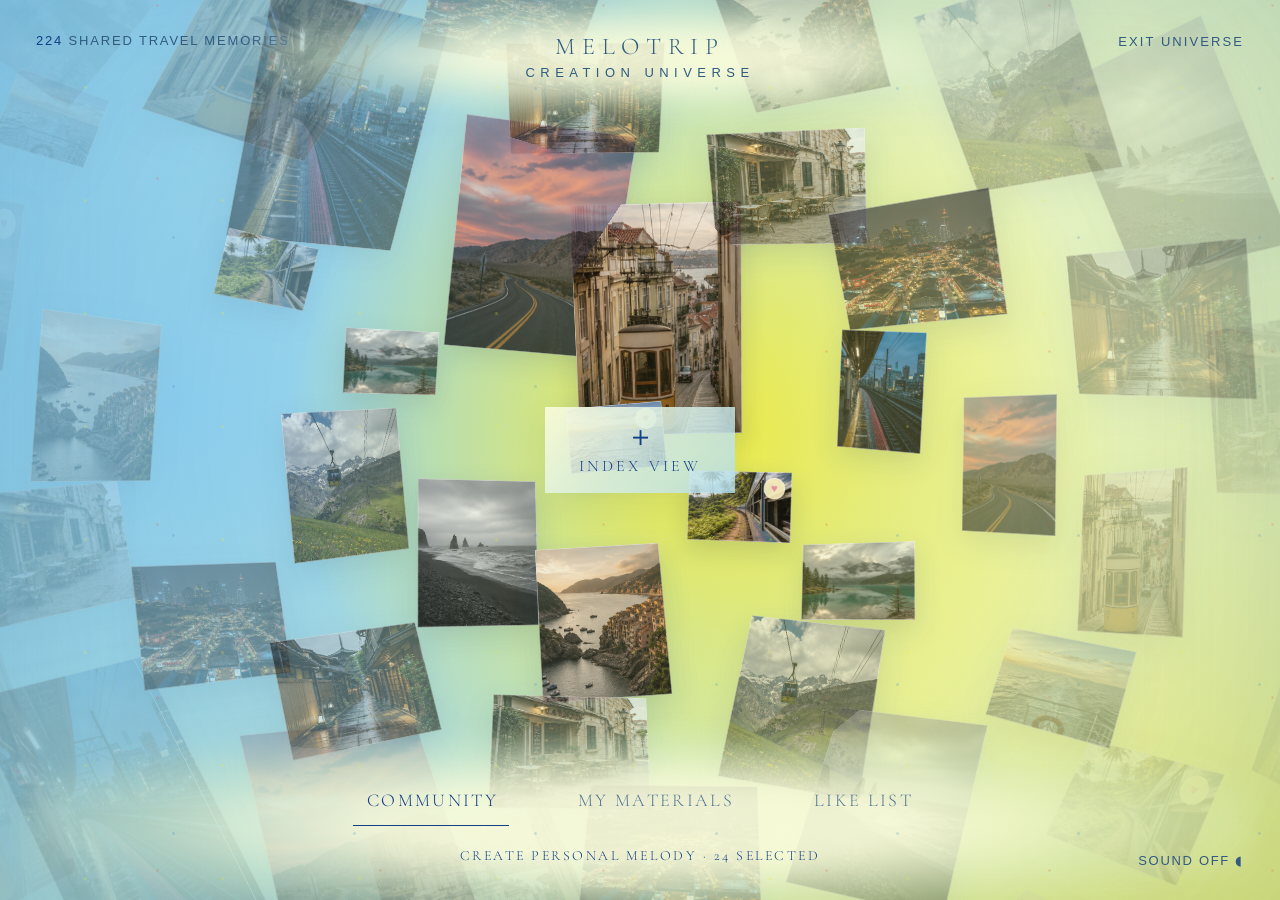
<file: studio.html>
<!doctype html>
<html lang="en">
<head>
  <meta charset="UTF-8">
  <meta name="viewport" content="width=device-width,initial-scale=1">
  <title>Creation Universe — Melotrip</title>
  <style>
    @font-face{font-family:'Cormorant Garamond';src:url('assets/fonts/CormorantGaramond-Light.ttf') format('truetype');font-style:normal;font-weight:300;font-display:swap}
    @font-face{font-family:'Cormorant Garamond';src:url('assets/fonts/CormorantGaramond-LightItalic.ttf') format('truetype');font-style:italic;font-weight:300;font-display:swap}
    :root{--paper:#f7f6f1;--ink:#171714;--muted:#77756d;--faint:#aaa89f;--line:#d9d7cf;--like:#b94f64}
    *{box-sizing:border-box;margin:0;padding:0}html,body{width:100%;height:100%;overflow:hidden}body{font-family:'Cormorant Garamond',Georgia,serif;font-weight:300;background:var(--paper);color:var(--ink);-webkit-font-smoothing:antialiased}button,input,a{font:inherit;color:inherit}button,a{cursor:pointer}a{text-decoration:none}
    .creation{position:fixed;inset:0;overflow:hidden;background:radial-gradient(circle at 50% 47%,#fff 0,#fbfaf6 43%,#f0efe9 100%);isolation:isolate;user-select:none}.creation:after{content:"";position:absolute;inset:0;z-index:8;pointer-events:none;box-shadow:inset 0 0 145px rgba(79,76,66,.13)}
    .topbar{position:absolute;z-index:200;top:0;left:0;right:0;height:120px;pointer-events:none;transform:translateZ(0);transition:opacity .3s}.creation:has(.index-view.open) .topbar{opacity:0;pointer-events:none}.wordmark{position:absolute;left:50%;top:24px;transform:translate3d(-50%,0,0);padding:11px 30px 14px;text-align:center;pointer-events:auto;white-space:nowrap;background:radial-gradient(ellipse at center,rgba(247,246,241,.96) 0,rgba(247,246,241,.76) 55%,rgba(247,246,241,0) 78%);text-shadow:0 1px 8px var(--paper)}.wordmark strong{display:block;font-size:28px;font-weight:300;line-height:1;letter-spacing:.34em;text-transform:uppercase}.wordmark span{display:block;margin-top:7px;font-size:12px;line-height:1;letter-spacing:.42em;color:var(--muted);text-transform:uppercase}.exit{position:absolute;right:36px;top:34px;pointer-events:auto;border:0;background:none;font-size:14px;letter-spacing:.16em;text-transform:uppercase;color:var(--muted);transition:.3s}.exit:hover{color:var(--ink)}.counter{position:absolute;left:36px;top:33px;color:var(--muted);font-size:13px;letter-spacing:.14em;text-transform:uppercase}.counter b{font-weight:300;color:var(--ink)}
    .viewport{position:absolute;inset:0;z-index:1;perspective:1120px;perspective-origin:50% 50%;cursor:crosshair;touch-action:none}.scene{position:absolute;left:50%;top:50%;width:0;height:0;transform-style:preserve-3d;will-change:transform}.material{position:absolute;left:0;top:0;width:var(--w);height:var(--h);margin-left:calc(var(--w) / -2);margin-top:calc(var(--h) / -2);border:0;background-image:url('assets/travel-sprite.png');background-size:400% 300%;background-position:var(--bx) var(--by);background-repeat:no-repeat;box-shadow:0 13px 32px rgba(44,41,32,.16);filter:saturate(.86) contrast(.97);transform:rotateY(var(--longitude)) rotateX(var(--latitude)) translateZ(var(--radius)) rotateZ(var(--tilt)) scale(var(--focus-scale,1)) scale(var(--hover-scale,1));transform-style:preserve-3d;backface-visibility:hidden;will-change:transform,opacity;transition:transform .62s cubic-bezier(.22,.75,.2,1),filter .5s,box-shadow .5s,opacity .35s;cursor:pointer}.material:after{content:"";position:absolute;inset:0;border:1px solid rgba(255,255,255,.46);pointer-events:none}.material:hover{--hover-scale:1.055;filter:saturate(1.04) contrast(1)!important;box-shadow:0 22px 46px rgba(44,41,32,.24)}.creation.is-focused .material:not(.keyboard-focus){filter:blur(4px) saturate(.3) contrast(.92)}.material.keyboard-focus{--focus-scale:1.58;--hover-scale:1;filter:saturate(1.06) contrast(1.02)!important;box-shadow:0 30px 70px rgba(44,41,32,.27)}.material-label{position:absolute;left:0;bottom:-42px;min-width:280px;text-align:left;opacity:0;transition:opacity .35s;pointer-events:none}.material:hover .material-label,.material.keyboard-focus .material-label{opacity:1}.material-label b,.material-label small{display:block;font-weight:300;text-transform:uppercase}.material-label b{font-size:15px;letter-spacing:.13em}.material-label small{margin-top:3px;font-size:11px;letter-spacing:.14em;color:var(--muted)}.heart{position:absolute;right:9px;top:8px;width:30px;height:30px;border:1px solid rgba(255,255,255,.68);border-radius:50%;display:grid;place-items:center;background:rgba(247,246,241,.76);color:var(--ink);font-size:16px;opacity:0;transition:.3s}.material:hover .heart,.material.liked .heart{opacity:1}.material.liked .heart{color:var(--like)}
    .index-trigger{position:absolute;z-index:202;left:50%;top:50%;width:190px;height:86px;transform:translate(-50%,-50%);border:0;background:rgba(247,246,241,.82);backdrop-filter:blur(5px);text-transform:uppercase;transition:opacity .35s,letter-spacing .35s}.index-trigger i{display:block;font-style:normal;font-size:29px;line-height:23px;transition:transform .4s}.index-trigger span{display:block;margin-top:8px;font-size:18px;letter-spacing:.26em}.index-trigger:hover i{transform:rotate(45deg)}.index-trigger:hover span{letter-spacing:.34em}.index-trigger.hidden{opacity:0;pointer-events:none}
    .bottomnav{position:absolute;z-index:200;left:50%;bottom:17px;transform:translate3d(-50%,0,0);width:min(850px,80vw);padding:14px 28px 10px;text-align:center;background:radial-gradient(ellipse at center,rgba(247,246,241,.98) 0,rgba(247,246,241,.84) 55%,rgba(247,246,241,0) 80%);text-shadow:0 1px 9px var(--paper)}.mode-row{display:flex;justify-content:center;gap:52px}.mode-row button{position:relative;border:0;background:none;font-size:20px;font-weight:300;letter-spacing:.18em;text-transform:uppercase;color:var(--faint);white-space:nowrap;transition:.3s}.mode-row button:hover,.mode-row button.active{color:var(--ink)}.mode-row button.active:after{content:"";position:absolute;left:0;right:.18em;bottom:-7px;height:1px;background:var(--ink)}.editor-entry{display:inline-block;margin-top:19px;border:0;background:none;font-size:15px;letter-spacing:.26em;text-transform:uppercase;color:var(--faint);transition:.3s}.editor-entry.ready{color:var(--ink)}.editor-entry.ready:hover{letter-spacing:.32em}.editor-entry:disabled{cursor:default}
    .sound{position:absolute;z-index:201;right:36px;bottom:32px;border:0;background:none;color:var(--muted);font-size:14px;letter-spacing:.13em;text-transform:uppercase}
    .focus{position:absolute;z-index:210;right:2.6vw;top:50%;width:min(430px,33vw);transform:translateY(-50%);padding:42px 44px 40px;background:rgba(247,246,241,.9);backdrop-filter:blur(13px);box-shadow:0 22px 70px rgba(72,67,54,.07);border:1px solid rgba(217,215,207,.58);opacity:0;pointer-events:none;transition:opacity .45s,transform .55s cubic-bezier(.22,.75,.2,1)}.focus.open{opacity:1;pointer-events:auto}.focus-close{position:absolute;right:20px;top:16px;border:0;background:none;font-size:26px;font-weight:300}.focus .eyebrow{display:block;padding-right:28px;font-size:12px;letter-spacing:.2em;text-transform:uppercase;color:var(--muted)}.focus h2{margin:20px 0 16px;font-size:44px;font-weight:300;line-height:.98}.focus p{max-width:320px;font-size:18px;line-height:1.55;color:var(--muted)}.focus-meta{display:grid;grid-template-columns:1fr 1fr;gap:16px;margin:26px 0 24px;padding:16px 0;border-block:1px solid var(--line);font-size:12px;letter-spacing:.13em;text-transform:uppercase}.focus-actions{display:flex;gap:10px;flex-wrap:wrap}.focus-actions button{padding:11px 15px;border:1px solid var(--line);background:rgba(255,255,255,.32);font-size:13px;letter-spacing:.12em;text-transform:uppercase;transition:.3s}.focus-actions button:hover{border-color:var(--ink);background:rgba(255,255,255,.72)}.focus-actions .liked{color:var(--like)}
    .index-view{position:absolute;inset:0;z-index:300;padding:28px 42px 110px;background:radial-gradient(circle at 50% 18%,#fff 0,#f8f7f2 46%,#efeee8 100%);opacity:0;visibility:hidden;transform:translateY(20px);transition:.55s;overflow:auto;user-select:text}.index-view.open{opacity:1;visibility:visible;transform:none}.index-head{position:sticky;top:-28px;z-index:2;display:grid;grid-template-columns:1fr auto 1fr;align-items:center;padding:28px 0 24px;background:rgba(247,246,241,.93);backdrop-filter:blur(10px)}.index-head h2{justify-self:center;font-size:26px;font-weight:300;letter-spacing:.25em;text-transform:uppercase}.index-head span{font-size:13px;letter-spacing:.15em;color:var(--muted);text-transform:uppercase}.index-head button{justify-self:end;border:0;background:none;font-size:14px;letter-spacing:.14em;text-transform:uppercase}.index-tools{display:flex;gap:10px;margin:18px 0 34px}.index-tools input{width:320px;padding:10px 0;border:0;border-bottom:1px solid var(--line);background:none;outline:none;font-size:17px}.index-tools button{border:0;border-bottom:1px solid var(--line);background:none;padding:10px 12px;font-size:13px;letter-spacing:.12em;text-transform:uppercase;color:var(--muted)}.grid{display:grid;grid-template-columns:repeat(5,1fr);gap:28px 16px}.grid-card{position:relative;border:0;background:none;text-align:left}.grid-image{display:block;width:100%;aspect-ratio:4/3;background-image:url('assets/travel-sprite.png');background-size:400% 300%;background-position:var(--bx) var(--by);box-shadow:0 8px 20px rgba(44,41,32,.1)}.grid-card b{display:block;margin-top:10px;font-size:17px;font-weight:300}.grid-card small{display:block;margin-top:2px;color:var(--muted);font-size:12px;letter-spacing:.08em;text-transform:uppercase}.grid-card em{position:absolute;right:8px;top:8px;width:28px;height:28px;border-radius:50%;display:grid;place-items:center;background:rgba(247,246,241,.82);font-style:normal}.grid-card.liked em{color:var(--like)}
    .empty{grid-column:1/-1;padding:15vh 0;text-align:center}.empty h3{font-size:38px;font-weight:300}.empty p{margin:12px auto 24px;max-width:440px;color:var(--muted);font-size:18px}.empty button{padding:10px 18px;border:1px solid var(--line);background:none;font-size:14px;letter-spacing:.13em;text-transform:uppercase}
    .editor-note{position:absolute;inset:0;z-index:80;display:grid;place-items:center;background:rgba(247,246,241,.96);opacity:0;visibility:hidden;transition:.4s}.editor-note.open{opacity:1;visibility:visible}.editor-note div{text-align:center}.editor-note h2{font-size:48px;font-weight:300}.editor-note p{margin:12px 0 25px;color:var(--muted);font-size:19px}.editor-note button{border:0;border-bottom:1px solid var(--ink);background:none;font-size:15px;letter-spacing:.15em;text-transform:uppercase}
    @media(max-width:1100px){.grid{grid-template-columns:repeat(3,1fr)}.focus{right:3vw;width:360px;padding:36px}.material{--w:calc(var(--base-w) * .82)}.counter{display:none}}
    @media(max-width:720px){.wordmark{top:25px}.wordmark strong{font-size:21px}.wordmark span{font-size:10px}.exit{right:18px;top:24px}.mode-row{gap:18px}.mode-row button{font-size:15px;letter-spacing:.1em}.bottomnav{bottom:18px;width:94vw}.sound{right:18px;bottom:86px}.focus{left:20px;right:20px;top:auto;bottom:130px;width:auto;transform:none;padding:22px}.grid{grid-template-columns:repeat(2,1fr)}.index-view{padding:20px 18px 100px}.index-head{grid-template-columns:1fr auto}.index-head h2{display:none}.index-tools input{width:100%}}
    @media(prefers-reduced-motion:reduce){.scene{transition:none}}
    /* Unified Melotrip typography and paper tone */
    :root{--paper:#f4f0ea;--ink:#171714;--muted:#77736d;--faint:#aaa89f;--line:#d5cec3}
    body,button,input,a,.wordmark span,.counter,.exit,.mode-row button,.editor-entry,.sound,.eyebrow,.focus p,.focus-meta,.focus-actions button,.index-head span,.index-head button,.index-tools,.grid-card small{font-family:'Helvetica Neue',Helvetica,Arial,sans-serif;font-weight:300}
    .wordmark strong,.focus h2,.index-head h2,.grid-card b,.empty h3,.editor-note h2{font-family:'Cormorant Garamond',Georgia,serif;font-weight:600;letter-spacing:.08em}
    .index-tools button.active{color:var(--ink);border-bottom-color:var(--ink)}
    .creation,.index-view,.editor-note{background:var(--paper)}
    .wordmark,.bottomnav{background:radial-gradient(ellipse at center,rgba(244,240,234,.98) 0,rgba(244,240,234,.86) 58%,rgba(244,240,234,0) 82%)}
    .index-head{background:rgba(244,240,234,.95)}
    .focus,.material .heart,.grid-card em{background:rgba(244,240,234,.9)}
    .mode-row button,.editor-entry,.focus-actions button{letter-spacing:.14em}
    .wordmark strong,.focus h2,.index-head h2,.grid-card b,.empty h3,.editor-note h2,.mode-row button,.editor-entry,.index-trigger span,.material-label b{font-family:'Cormorant Garamond',Georgia,serif!important;font-weight:300!important}
    .wordmark strong{font-size:24px;letter-spacing:.28em}.focus h2{font-size:36px;line-height:1.02;letter-spacing:.045em}.index-head h2{font-size:22px;letter-spacing:.16em}.grid-card b{font-size:15px;letter-spacing:.045em}.mode-row button{font-size:17px;letter-spacing:.13em}.editor-entry{font-size:13px;letter-spacing:.18em}.index-trigger span{font-size:16px;letter-spacing:.2em}.empty h3{font-size:32px}.editor-note h2{font-size:40px}.material-label b{font-size:14px;letter-spacing:.08em}

    /* Full-bleed index navigation with a protected text safe area. */
    .index-view .index-head{
      width:calc(100% + 84px);
      min-height:112px;
      margin-left:-42px;
      margin-right:-42px;
      padding:30px clamp(42px,4.5vw,72px) 26px;
      column-gap:32px;
    }
    .index-view .index-head span{
      justify-self:start;
      line-height:1.35;
      white-space:nowrap;
    }
    .index-view .index-head h2{
      line-height:1.1;
      white-space:nowrap;
    }
    .index-view .index-head button{
      justify-self:end;
      line-height:1.35;
      white-space:nowrap;
    }
    @media(max-width:720px){
      .index-view .index-head{
        width:calc(100% + 36px);
        min-height:78px;
        margin-left:-18px;
        margin-right:-18px;
        padding:20px 18px;
        column-gap:16px;
      }
    }

    /* Final layout refinement: compact full-width index bar and balanced focus card. */
    .index-view .index-head{
      min-height:84px;
      padding-top:18px;
      padding-bottom:17px;
    }
    .wordmark{
      width:min(560px,68vw);
      background:radial-gradient(ellipse at center,rgba(255,249,213,.97) 0 38%,rgba(255,224,104,.72) 58%,rgba(255,224,104,.28) 76%,rgba(255,224,104,0) 100%)!important;
    }
    .bottomnav{
      width:min(900px,86vw);
      padding-left:64px;
      padding-right:64px;
      background:radial-gradient(ellipse at center,rgba(255,249,213,.97) 0 36%,rgba(255,224,104,.72) 57%,rgba(255,224,104,.26) 77%,rgba(255,224,104,0) 100%)!important;
    }
    .focus .eyebrow{font-size:10px;line-height:1.35;text-align:left;letter-spacing:.17em}
    .focus h2{text-align:center;margin-left:auto;margin-right:auto;max-width:100%}
    .focus-actions{display:grid;grid-template-columns:repeat(2,minmax(0,1fr));gap:12px}
    .focus-actions button{width:100%;min-height:52px;padding:11px 12px!important;display:grid;place-items:center}
    @media(max-width:720px){
      .index-view .index-head{min-height:68px;padding-top:13px;padding-bottom:13px}
      .wordmark{width:min(430px,76vw)}
      .bottomnav{width:96vw;padding-left:26px;padding-right:26px}
    }
  </style>
  <link rel="stylesheet" href="palette.css">
</head>
<body class="universe-body">
  <main class="creation" id="creation">
    <header class="topbar">
      <div class="counter"><b id="countValue">224</b> <span id="countLabel">shared travel memories</span></div>
      <a class="wordmark" href="index.html"><strong>Melotrip</strong><span>Creation Universe</span></a>
      <a class="exit" href="explore.html">Exit universe</a>
    </header>

    <div class="viewport" id="viewport" aria-label="360 degree material gallery">
      <div class="scene" id="scene"></div>
    </div>

    <button class="index-trigger" id="indexTrigger"><i>＋</i><span>Index View</span></button>

    <aside class="focus" id="focusPanel" aria-live="polite">
      <button class="focus-close" id="focusClose" aria-label="Close">×</button>
      <span class="eyebrow" id="focusEyebrow">Tokyo · Community</span>
      <h2 id="focusTitle">Morning Departure</h2>
      <p id="focusDescription">A travel photograph paired with its environmental melody.</p>
      <div class="focus-meta"><span id="focusDuration">Audio 00:18</span><span id="focusOwner">By Mika</span></div>
      <div class="focus-actions"><button id="focusPlay">▶ Play sound</button><button id="focusLike">♡ Like</button></div>
    </aside>

    <button class="sound" id="soundToggle">Sound off ◖</button>

    <nav class="bottomnav" aria-label="Creation material sections">
      <div class="mode-row">
        <button class="active" data-mode="community">Community</button>
        <button data-mode="materials">My Materials</button>
        <button data-mode="likes">Like List</button>
      </div>
      <button class="editor-entry" id="editorEntry" disabled>Create Personal Melody</button>
    </nav>

    <section class="index-view" id="indexView" aria-hidden="true">
      <header class="index-head"><span id="indexCount">128 materials</span><h2 id="indexTitle">Community Index</h2><button id="indexClose">× Back to space view</button></header>
      <div class="index-tools"><input id="searchInput" placeholder="Search location, sound or mood"><button type="button" data-index-sort="place">Location</button><button type="button" data-index-sort="sound">Sound Type</button><button type="button" data-index-sort="mood">Mood</button></div>
      <div class="grid" id="indexGrid"></div>
    </section>

    <section class="editor-note" id="editorNote"><div><h2>Personal Melody Editor</h2><p>The selected materials are ready. The editor will be designed in the next phase.</p><button id="editorClose">Back to Like List</button></div></section>
  </main>

  <script src="global-cursor.js"></script>
  <script>
    const places=['Tokyo','Kyoto','Lisbon','Shanghai','Iceland','Swiss Alps','Aegean Sea','Mojave','Kotor','Sri Lanka','Ligurian Coast','Norway'];
    const names=['Morning Departure','Rain Along the Alley','Tram on the Hill','Night Market Voices','Black Sand Wind','Clouds Above Water','Leaving the Island','Road into Dusk','An Empty Table','Train Through Green','Mediterranean Gold','Cable Over the Valley'];
    const soundTypes=['station melody','rain texture','street rhythm','market ambience','coastal wind','water resonance','ferry wake','road noise','café ambience','railway field recording','harbour sound','mountain bells'];
    const owners=['Mika','Elena','Noah','Yun','Sara','Leo','Ari','Mina'];
    const moods=['Airy','Reflective','Luminous','Restless','Tender','Nocturnal','Playful','Solitary','Warm','Electric','Dreamlike','Ceremonial','Earthy','Weightless','Nostalgic','Rhythmic','Intimate','Expansive','Misty','Radiant','Serene','Vibrant','Melancholic','Curious'];
    const sprite=[['0%','0%'],['33.333%','0%'],['66.666%','0%'],['100%','0%'],['0%','50%'],['33.333%','50%'],['66.666%','50%'],['100%','50%'],['0%','100%'],['33.333%','100%'],['66.666%','100%'],['100%','100%']];
    function makeData(count,source){return Array.from({length:count},(_,i)=>{const globalIndex=i+(source==='materials'?224:0),pair=(globalIndex*37)%(places.length*moods.length),placeIndex=pair%places.length,moodIndex=Math.floor(pair/places.length),s=(i*5+(source==='materials'?3:0))%12;return{id:`${source}-${i+1}`,source,title:names[s],place:places[placeIndex],mood:moods[moodIndex],sound:soundTypes[s],owner:source==='materials'?'You':owners[(i*3)%owners.length],duration:12+(i*7)%24,bx:sprite[s][0],by:sprite[s][1],tone:220+(i%16)*24.7,description:`A ${moods[moodIndex].toLowerCase()} ${soundTypes[s]} memory from ${places[placeIndex]}, prepared as a reusable melody fragment.`}})}
    const community=makeData(224,'community');
    const materials=makeData(42,'materials');
    let likedIds=new Set(JSON.parse(localStorage.getItem('melotripLikes')||'[]'));
    const likeSeed=['community-2','community-4','community-6','community-8','community-10','community-12','community-15','community-18','community-21','community-24','community-29','community-34','community-41','community-48','community-56','community-67','community-78','community-91','community-108','community-126','materials-3','materials-8','materials-14','materials-22'];
    if(localStorage.getItem('melotripLikeSeedVersion')!=='2'){likeSeed.forEach(id=>likedIds.add(id));localStorage.setItem('melotripLikes',JSON.stringify([...likedIds]));localStorage.setItem('melotripLikeSeedVersion','2')}
    const all=[...community,...materials];
    let mode='community',visible=[],focused=null,spotlightId=null,soundOn=false,audioCtx=null,osc=null,indexSort='';
    let targetYaw=0,yaw=0,targetPitch=0,pitch=0,targetZoom=185,zoom=185,pointerActive=false,focusOffset=0,currentFocusOffset=0,materialEls=[];
    const creation=document.querySelector('#creation'),scene=document.querySelector('#scene'),viewport=document.querySelector('#viewport'),indexView=document.querySelector('#indexView'),indexGrid=document.querySelector('#indexGrid'),indexTrigger=document.querySelector('#indexTrigger'),focusPanel=document.querySelector('#focusPanel');
    const countValue=document.querySelector('#countValue'),countLabel=document.querySelector('#countLabel'),editorEntry=document.querySelector('#editorEntry');

    function dataForMode(){const data=mode==='community'?community:mode==='materials'?materials:all.filter(x=>likedIds.has(x.id));return indexSort?[...data].sort((a,b)=>String(a[indexSort]).localeCompare(String(b[indexSort]))):data}
    function renderSpace(){
      scene.innerHTML='';focused=null;creation.classList.remove('is-focused');focusPanel.classList.remove('open');indexTrigger.classList.toggle('hidden',mode==='likes');focusOffset=0;
      const data=dataForMode(),limit=mode==='community'?108:mode==='materials'?42:Math.min(40,data.length),ordered=spotlightId?[data.find(x=>x.id===spotlightId),...data.filter(x=>x.id!==spotlightId)].filter(Boolean):data;visible=ordered.slice(0,limit);spotlightId=null;
      countValue.textContent=data.length;countLabel.textContent=mode==='community'?'shared travel memories':mode==='materials'?'personal materials':'saved materials';
      visible.forEach((item,i)=>{
        const sphereY=1-2*((i+.5)/limit),latitude=Math.asin(sphereY)*180/Math.PI,longitude=(i*137.507764+(i%5)*2.4)%360;
        const radius=625+((i*29)%74),w=112+((i*47)%128),ratio=[.72,1.34,.82,1.48][i%4],h=Math.round(w/ratio),tilt=((i*13)%11)-5;
        const card=document.createElement('button');card.className='material'+(likedIds.has(item.id)?' liked':'');card.dataset.id=item.id;card.dataset.angle=longitude;card.dataset.latitude=latitude;
        card.style.cssText=`--longitude:${longitude}deg;--latitude:${latitude}deg;--radius:${-radius}px;--w:${w}px;--h:${h}px;--tilt:${tilt}deg;--bx:${item.bx};--by:${item.by}`;
        card.innerHTML=`<span class="heart">${likedIds.has(item.id)?'♥':'♡'}</span><span class="material-label"><b>${item.title}</b><small>${item.place} · ${item.mood} · ${item.sound} · 00:${item.duration}</small></span>`;
        card.addEventListener('click',e=>{if(e.target.classList.contains('heart')){e.stopPropagation();toggleLike(item,card);return}focusItem(item,card)});
        let hoverTimer;card.addEventListener('pointerenter',()=>{hoverTimer=setTimeout(()=>{if(soundOn)playTone(item.tone,.045,.48)},250)});card.addEventListener('pointerleave',()=>clearTimeout(hoverTimer));
        scene.appendChild(card);
      });materialEls=[...scene.children];updateEditor();renderIndex();
    }
    function normalize(a){return((a+180)%360+360)%360-180}
    function focusItem(item,card){
      focused=item;creation.classList.add('is-focused');materialEls.forEach(x=>x.classList.toggle('keyboard-focus',x===card));
      const angle=Number(card.dataset.angle),latitude=Number(card.dataset.latitude),desired=-angle,turns=Math.round((targetYaw-desired)/360);targetYaw=desired+turns*360;targetPitch=Math.max(-80,Math.min(80,-latitude));targetZoom=430;focusOffset=-Math.min(285,window.innerWidth*.13);
      document.querySelector('#focusEyebrow').textContent=`${item.place} · ${item.mood} · ${item.source==='materials'?'My material':'Community'}`;document.querySelector('#focusTitle').textContent=item.title;document.querySelector('#focusDescription').textContent=item.description;document.querySelector('#focusDuration').textContent=`Audio 00:${item.duration}`;document.querySelector('#focusOwner').textContent=`By ${item.owner}`;updateFocusLike();
      indexTrigger.classList.add('hidden');focusPanel.classList.add('open');if(soundOn)playTone(item.tone,.07,.8)
    }
    function closeFocus(){focused=null;creation.classList.remove('is-focused');targetZoom=185;focusOffset=0;focusPanel.classList.remove('open');indexTrigger.classList.toggle('hidden',mode==='likes');materialEls.forEach(x=>x.classList.remove('keyboard-focus'))}
    function toggleLike(item,card){likedIds.has(item.id)?likedIds.delete(item.id):likedIds.add(item.id);localStorage.setItem('melotripLikes',JSON.stringify([...likedIds]));if(card){card.classList.toggle('liked',likedIds.has(item.id));card.querySelector('.heart').textContent=likedIds.has(item.id)?'♥':'♡'}updateFocusLike();updateEditor();renderIndex();if(mode==='likes'&&!likedIds.has(item.id))renderSpace()}
    function updateFocusLike(){const b=document.querySelector('#focusLike');if(!focused)return;const liked=likedIds.has(focused.id);b.textContent=liked?'♥ Liked':'♡ Add to Like List';b.classList.toggle('liked',liked)}
    function updateEditor(){const n=likedIds.size;editorEntry.disabled=n<3;editorEntry.classList.toggle('ready',n>=3);editorEntry.textContent=`Create Personal Melody · ${n} Selected`}

    creation.addEventListener('pointermove',e=>{if(focused||e.pointerType==='touch'||e.target.closest('.material,.topbar,.bottomnav,.index-trigger,.focus'))return;const rect=creation.getBoundingClientRect(),nx=Math.max(0,Math.min(1,(e.clientX-rect.left)/rect.width)),ny=Math.max(0,Math.min(1,(e.clientY-rect.top)/rect.height));pointerActive=true;targetYaw=(.5-nx)*360;targetPitch=(.5-ny)*164});
    creation.addEventListener('pointerleave',()=>{pointerActive=false});
    viewport.addEventListener('pointerdown',e=>{if(!e.target.closest('.material')&&focused)closeFocus()});
    viewport.addEventListener('wheel',e=>{e.preventDefault();targetZoom=Math.max(-60,Math.min(480,targetZoom-e.deltaY*.22))},{passive:false});
    function animate(){if(!pointerActive&&!focused)targetYaw+=.018;yaw+=(targetYaw-yaw)*.058;pitch+=(targetPitch-pitch)*.058;zoom+=(targetZoom-zoom)*.07;currentFocusOffset+=(focusOffset-currentFocusOffset)*.07;scene.style.transform=`translate3d(${currentFocusOffset}px,0,${zoom}px) rotateX(${pitch}deg) rotateY(${yaw}deg)`;
      materialEls.forEach(card=>{const longitude=Math.abs(normalize(Number(card.dataset.angle)+yaw)),latitude=Math.abs(Number(card.dataset.latitude)+pitch),front=Math.max(0,Math.cos(longitude*Math.PI/180)*Math.cos(latitude*Math.PI/180)),selected=focused&&card.dataset.id===focused.id;card.style.opacity=focused?(selected?1:Math.min(.13,(.075+Math.pow(front,1.9)*.92)*.15)):(.075+Math.pow(front,1.9)*.92);card.style.pointerEvents=focused?(selected?'auto':'none'):(front>.14?'auto':'none')});requestAnimationFrame(animate)}

    function renderIndex(query=''){
      const normalized=query.toLowerCase();
      let data=dataForMode().filter(item=>(item.title+item.place+item.sound+item.mood).toLowerCase().includes(normalized));
      if(indexSort==='place'||indexSort==='sound'){
        const images=new Set();
        data=data.filter(item=>{const imageKey=`${item.bx}|${item.by}`;if(images.has(imageKey))return false;images.add(imageKey);return true});
      }
      document.querySelector('#indexCount').textContent=`${data.length} materials`;
      document.querySelector('#indexTitle').textContent=mode==='community'?'Community Index':mode==='materials'?'My Materials Index':'Like List';
      indexGrid.innerHTML='';
      if(!data.length){
        indexGrid.innerHTML=`<div class="empty"><h3>${mode==='likes'?'Your Like List is empty':'No materials found'}</h3><p>${mode==='likes'?'Save photographs and melodies from Community or My Materials before creating a personal melody.':'Try another search term.'}</p><button data-community>Explore Community</button></div>`;
        indexGrid.querySelector('[data-community]')?.addEventListener('click',()=>switchMode('community'));return;
      }
      data.forEach(item=>{
        const card=document.createElement('button');card.className='grid-card'+(likedIds.has(item.id)?' liked':'');card.style.cssText=`--bx:${item.bx};--by:${item.by}`;
        card.innerHTML=`<i class="grid-image"></i><b>${item.title}</b><small>${item.place} · ${item.mood} · 00:${item.duration}</small><em>${likedIds.has(item.id)?'♥':'♡'}</em>`;
        card.onclick=event=>{if(event.target.tagName==='EM'){toggleLike(item);return}indexView.classList.remove('open');indexView.setAttribute('aria-hidden','true');setTimeout(()=>{let spaceCard=[...document.querySelectorAll('.material')].find(element=>element.dataset.id===item.id);if(!spaceCard){spotlightId=item.id;renderSpace();spaceCard=[...document.querySelectorAll('.material')].find(element=>element.dataset.id===item.id)}if(spaceCard)focusItem(item,spaceCard)},350)};
        indexGrid.appendChild(card);
      });
    }
    function switchMode(next){mode=next;document.querySelectorAll('.mode-row button').forEach(b=>b.classList.toggle('active',b.dataset.mode===mode));document.querySelector('#searchInput').value='';targetYaw=0;targetPitch=0;targetZoom=185;indexView.classList.remove('open');indexView.setAttribute('aria-hidden','true');renderSpace()}

    document.querySelectorAll('.mode-row button').forEach(b=>b.onclick=()=>switchMode(b.dataset.mode));indexTrigger.onclick=()=>{if(mode==='likes')return;renderIndex();indexView.classList.add('open');indexView.setAttribute('aria-hidden','false')};document.querySelector('#indexClose').onclick=()=>{indexView.classList.remove('open');indexView.setAttribute('aria-hidden','true')};document.querySelector('#searchInput').oninput=e=>renderIndex(e.target.value);document.querySelector('#focusClose').onclick=closeFocus;document.querySelector('#focusLike').onclick=()=>toggleLike(focused,document.querySelector(`.material[data-id="${focused?.id}"]`));
    document.querySelectorAll('[data-index-sort]').forEach(button=>button.onclick=()=>{indexSort=indexSort===button.dataset.indexSort?'':button.dataset.indexSort;document.querySelectorAll('[data-index-sort]').forEach(item=>item.classList.toggle('active',item.dataset.indexSort===indexSort));renderIndex(document.querySelector('#searchInput').value)});
    function initAudio(){if(!audioCtx)audioCtx=new(window.AudioContext||window.webkitAudioContext)();audioCtx.resume()}
    function playTone(freq,vol=.06,dur=.8){initAudio();if(osc){try{osc.stop()}catch(e){}}const o=audioCtx.createOscillator(),g=audioCtx.createGain();o.type='sine';o.frequency.value=freq;g.gain.setValueAtTime(0,audioCtx.currentTime);g.gain.linearRampToValueAtTime(vol,audioCtx.currentTime+.04);g.gain.exponentialRampToValueAtTime(.001,audioCtx.currentTime+dur);o.connect(g);g.connect(audioCtx.destination);o.start();o.stop(audioCtx.currentTime+dur);osc=o}
    document.querySelector('#soundToggle').onclick=()=>{soundOn=!soundOn;document.querySelector('#soundToggle').textContent=soundOn?'Sound on ◕':'Sound off ◖';if(soundOn)playTone(392,.06,.7)};document.querySelector('#focusPlay').onclick=()=>{soundOn=true;document.querySelector('#soundToggle').textContent='Sound on ◕';playTone(focused?.tone||392,.1,1.5)};editorEntry.onclick=()=>{if(!editorEntry.disabled)location.href='gallery.html'};document.querySelector('#editorClose').onclick=()=>document.querySelector('#editorNote').classList.remove('open');
    renderSpace();animate();
  </script>
</body>
</html>
</file>
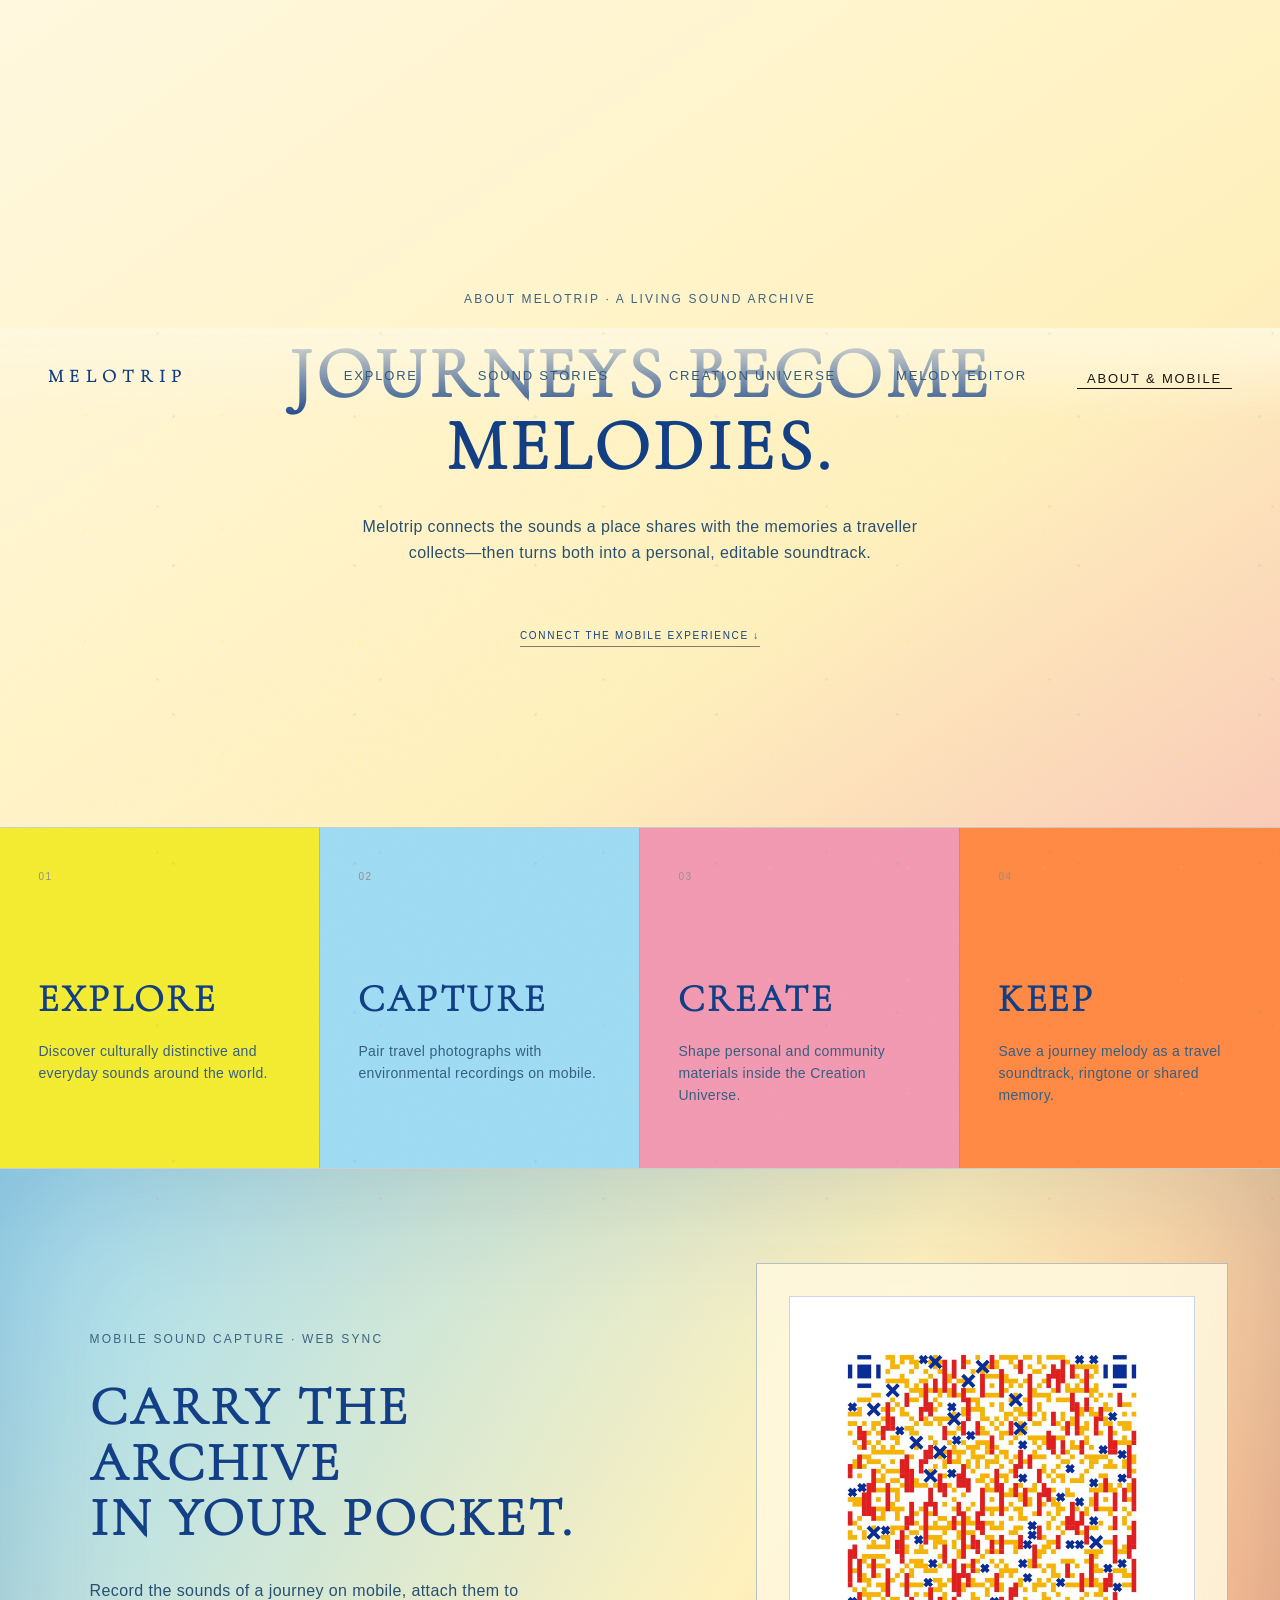
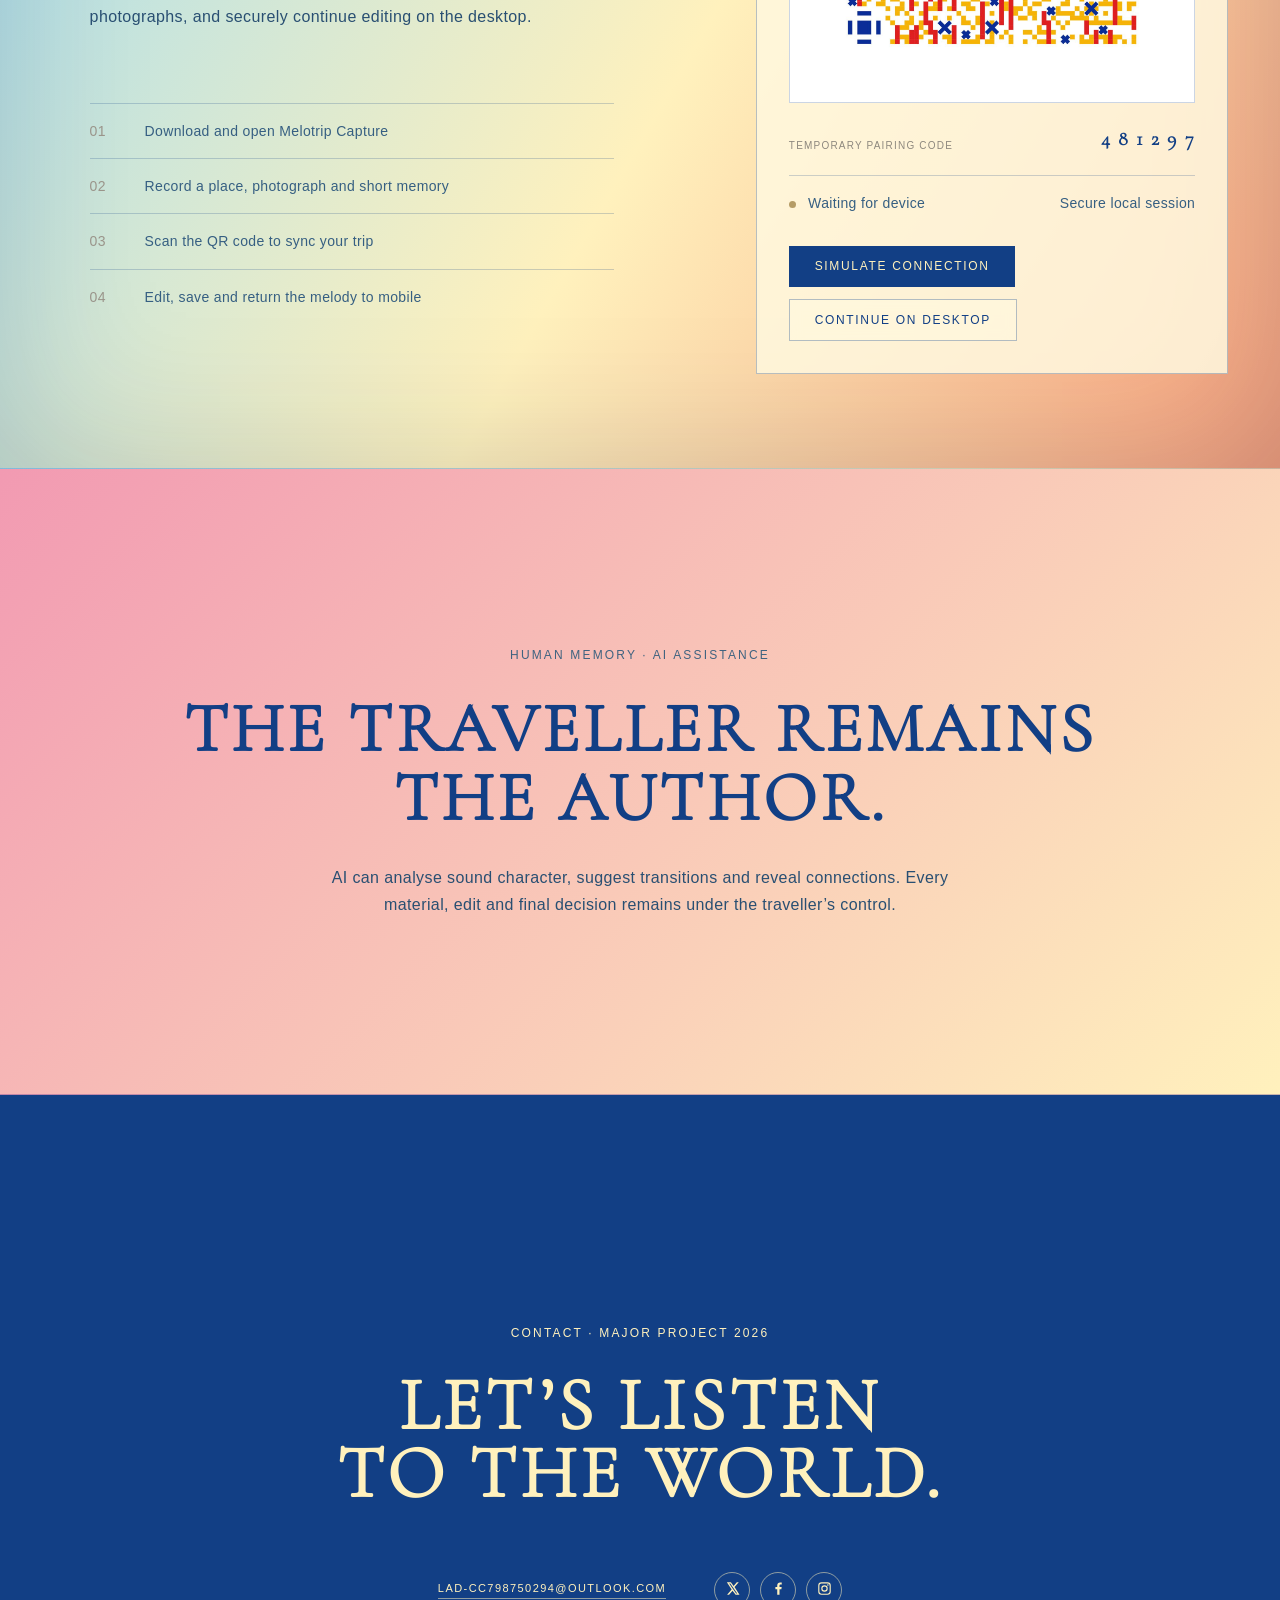
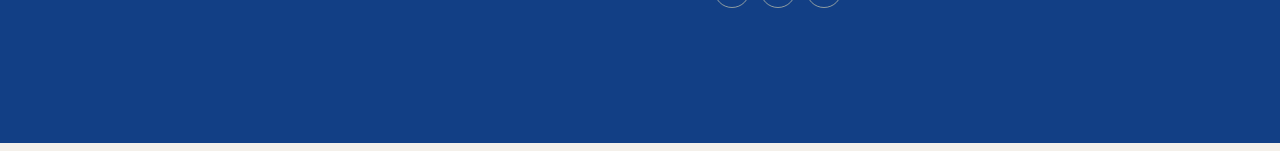
<file: transfer.html>
<!doctype html>
<html lang="en">
<head>
  <meta charset="UTF-8">
  <meta name="viewport" content="width=device-width,initial-scale=1">
  <title>Mobile — Melotrip</title>
  <meta http-equiv="refresh" content="0; url=about.html#mobile">
</head>
<body><p><a href="about.html#mobile">Continue to About & Mobile</a></p></body>
</html>
</file>
<file: palette.css>
:root{
  --genesis-black:#06080b;
  --genesis-lemon:#f4ec32;
  --genesis-deep-blue:#123f85;
  --genesis-blue:#3e8fce;
  --genesis-sky:#9fdcf4;
  --genesis-coral:#f15a43;
  --genesis-orange:#ff8a45;
  --genesis-pink:#f29ab2;
  --genesis-cream:#fff1bd;
  --genesis-soft-cream:#fff8df;
  --genesis-ink:#122947;
}

/* A colour-only particle glaze shared across the existing page system. */
body::after{
  content:"";
  position:fixed;
  inset:0;
  z-index:9998;
  pointer-events:none;
  opacity:.22;
  background-image:
    radial-gradient(circle,#f4ec32 0 1.2px,transparent 1.8px),
    radial-gradient(circle,#3e8fce 0 1px,transparent 1.7px),
    radial-gradient(circle,#f15a43 0 .9px,transparent 1.6px);
  background-position:17px 31px,83px 14px,46px 92px;
  background-size:137px 113px,181px 149px,223px 173px;
  animation:genesis-particle-glimmer 7s ease-in-out infinite alternate;
}
@keyframes genesis-particle-glimmer{0%{opacity:.11}45%{opacity:.24}100%{opacity:.16}}

/* 00 — Opening: black and lemon-yellow contrast. */
.intro-body{background:var(--genesis-black)!important;color:var(--genesis-lemon)!important}
.intro-body .intro{background:radial-gradient(circle at 50% 53%,#142239 0,#080d14 38%,#020304 82%)!important}
.intro-body .intro-title{color:var(--genesis-lemon);text-shadow:0 0 22px rgba(244,236,50,.26)!important}
.intro-body .intro-progress circle{stroke:var(--genesis-lemon)!important}
.intro-body .skip-intro,.intro-body .sound-intro{color:#f7f0a7!important;border-color:rgba(244,236,50,.56)!important}
.intro-body .skip-intro:hover,.intro-body .sound-intro:hover,.intro-body .sound-intro.enabled{color:var(--genesis-lemon)!important}
.intro-body::after{opacity:.5;mix-blend-mode:screen;background-image:radial-gradient(circle,#f4ec32 0 1.25px,transparent 1.9px),radial-gradient(circle,#fff6a0 0 .8px,transparent 1.5px);background-size:113px 89px,179px 157px}

/* 01 — Explore: lemon atmosphere with deep and light blue structure. */
.explore-body{--melotrip-paper:var(--genesis-cream);--melotrip-ink:var(--genesis-ink);--melotrip-muted:#375d83;--melotrip-line:rgba(18,63,133,.25);background:var(--genesis-cream)!important;color:var(--genesis-ink)!important}
.explore-body .globe-explore{background:radial-gradient(circle at 50% 48%,rgba(255,248,203,.98) 0,rgba(244,236,50,.62) 34%,rgba(159,220,244,.72) 69%,rgba(62,143,206,.76) 100%)!important}
.explore-body .globe-explore::before{background:radial-gradient(circle at 22% 35%,rgba(244,236,50,.42),transparent 28%),radial-gradient(circle at 76% 28%,rgba(18,63,133,.34),transparent 27%),radial-gradient(circle at 67% 77%,rgba(159,220,244,.4),transparent 28%),radial-gradient(circle at 31% 73%,rgba(241,90,67,.2),transparent 27%)!important}
.explore-body .globe-explore::after{background:linear-gradient(180deg,rgba(255,241,189,.04),rgba(18,63,133,.12))!important;box-shadow:inset 0 0 120px rgba(18,63,133,.16)!important}
.explore-body .site-header{background:linear-gradient(180deg,rgba(255,241,189,.96),rgba(255,241,189,0))!important}
.explore-body .site-nav{color:#315b87}.explore-body .site-nav a:hover,.explore-body .site-nav a.active{color:#0c315e}.explore-body .site-nav a.active{border-color:#0c315e}
.explore-body .journey-title{color:#092f64;text-shadow:0 2px 22px rgba(255,241,189,.95)!important}
.explore-body .explore-question,.explore-body .coordinate-card{border-color:rgba(18,63,133,.32)!important;background:rgba(255,241,189,.83)!important;box-shadow:0 20px 62px rgba(18,63,133,.13)!important}
.explore-body .explore-question div{border-color:rgba(18,63,133,.48)}.explore-body .explore-question label,.explore-body .explore-question small,.explore-body .coordinate-card p,.explore-body .coordinate-card>span{color:#315b87}.explore-body .explore-question input{color:#092f64}
.explore-body .coordinate-actions button,.explore-body .coordinate-actions a{border-color:rgba(18,63,133,.32);background:rgba(159,220,244,.26)}
.explore-body .coordinate-actions button:hover,.explore-body .coordinate-actions a:hover{border-color:#123f85;background:#9fdcf4}
.explore-body .melotrip-cursor{border-color:#123f85!important}.explore-body .melotrip-cursor i{background:#123f85!important}.explore-body .melotrip-cursor.over-coordinate{background:rgba(244,236,50,.25)!important;border-color:#f15a43!important}.explore-body .melotrip-cursor.over-coordinate i{background:#f15a43!important}

/* 02 — Sound Stories: coral, pink and milk-yellow. */
.sound-story-body{--melotrip-paper:var(--genesis-soft-cream);--melotrip-ink:#521f31;--melotrip-muted:#8a4b55;--melotrip-line:rgba(241,90,67,.28);background:var(--genesis-soft-cream)!important;color:#521f31!important}
.sound-story-body .site-header{background:linear-gradient(180deg,rgba(255,241,189,.98),rgba(255,241,189,0))!important}
.sound-story-body .story-particle-hero{background:radial-gradient(circle at 50% 45%,#fff8df 0,#fff1bd 40%,#f29ab2 100%)!important;border-color:rgba(241,90,67,.3)!important}
.sound-story-body .story-tap-button{border-color:rgba(241,90,67,.48)!important;background:rgba(255,241,189,.82)!important;color:#8f2d37!important}
.sound-story-body .story-tap-button:hover{background:#f15a43!important;color:#fff8df!important;border-color:#f15a43!important}
.sound-story-body .sound-story-content{background:linear-gradient(180deg,#fff1bd 0,#fff8df 28%,#f8c2c8 100%)!important}
.sound-story-body .city-hero{background:linear-gradient(135deg,rgba(255,241,189,.88),rgba(242,154,178,.42))}
.sound-story-body .tabs{background:rgba(255,241,189,.86)!important;border-color:rgba(241,90,67,.28)!important}.sound-story-body .tabs button{color:#a04a4e!important}.sound-story-body .tabs button.active{background:#f15a43!important;color:#fff8df!important}
.sound-story-body .sound-card{border-color:rgba(241,90,67,.24)!important;background:#fff1bd!important}.sound-story-body .sound-card:nth-child(3n+2){background:#f7b3c1!important}.sound-story-body .sound-card:nth-child(3n){background:#ffb06f!important}
.sound-story-body .motif-audio{background:#521f31!important;color:#fff1bd!important}.sound-story-body .motif-audio:hover{background:#f15a43!important}
.sound-story-body .pill.dark{background:#f15a43!important;color:#fff8df!important;border-color:#f15a43!important}.sound-story-body .pill{border-color:rgba(241,90,67,.42)!important;background:rgba(255,248,223,.62)!important;color:#8f2d37!important}
.sound-story-body .footer{background:#f15a43;color:#fff1bd;border-color:#f15a43}.sound-story-body .footer small{color:#fff1bd}

/* 03 — Creation Universe: pale blue, cream and orange-red. */
.universe-body{--paper:#dff3fb;--ink:#11365e;--muted:#496d8c;--faint:#7195ac;--line:rgba(18,63,133,.24);--like:#f15a43;background:#dff3fb!important;color:#11365e!important}
.universe-body .creation{background:radial-gradient(circle at 50% 47%,#fff8df 0,#dff3fb 44%,#9fdcf4 74%,#f7a184 118%)!important}
.universe-body .creation::after{box-shadow:inset 0 0 150px rgba(18,63,133,.16)!important}
.universe-body .wordmark,.universe-body .bottomnav{background:radial-gradient(ellipse at center,rgba(255,248,223,.98) 0,rgba(223,243,251,.87) 57%,rgba(223,243,251,0) 82%)!important}
.universe-body .index-trigger{background:rgba(255,241,189,.85)!important;color:#123f85!important}
.universe-body .focus{background:rgba(255,248,223,.91)!important;border-color:rgba(241,90,67,.3)!important;box-shadow:0 22px 70px rgba(18,63,133,.13)!important}
.universe-body .focus-actions button{border-color:rgba(18,63,133,.28)!important;background:rgba(159,220,244,.28)!important}.universe-body .focus-actions button:hover{border-color:#f15a43!important;background:#f15a43!important;color:#fff8df!important}
.universe-body .index-view{background:linear-gradient(145deg,#dff3fb 0,#fff8df 52%,#f8c2c8 125%)!important}.universe-body .index-head{background:rgba(223,243,251,.94)!important}.universe-body .grid-image{box-shadow:0 8px 22px rgba(18,63,133,.17)!important}.universe-body .grid-card em,.universe-body .material .heart{background:rgba(255,241,189,.9)!important}
.universe-body .mode-row button.active::after{background:#f15a43!important}.universe-body .mode-row button:hover,.universe-body .mode-row button.active,.universe-body .editor-entry.ready{color:#123f85!important}

/* 04 — Melody Editor: blue field, then warm collection. */
.melody-editor-body{--melotrip-paper:#dff3fb;--melotrip-ink:#102f59;--melotrip-muted:#426988;--melotrip-line:rgba(18,63,133,.24);background:#dff3fb!important;color:#102f59!important}
.melody-editor-body .site-header{background:linear-gradient(180deg,rgba(159,220,244,.98),rgba(159,220,244,0))!important}
.melody-editor-body .wave-editor-hero{background:radial-gradient(circle at 50% 43%,#fff1bd 0,#9fdcf4 50%,#3e8fce 100%)!important}
.melody-editor-body .wave-editor-fog{background:radial-gradient(circle at 50% 52%,transparent 0 30%,rgba(18,63,133,.13) 100%)!important}
.melody-editor-body .wave-control-panel,.melody-editor-body .editor-text-button{background:rgba(255,241,189,.78)!important;border-color:rgba(18,63,133,.33)!important;color:#123f85!important}
.melody-editor-body .wave-mode-tabs button.active,.melody-editor-body .ai-variation,.melody-editor-body .editor-save,.melody-editor-body .editor-round-play{background:#123f85!important;color:#fff1bd!important;border-color:#123f85!important}
.melody-editor-body .melody-library{background:linear-gradient(155deg,#fff1bd 0,#fff8df 35%,#f29ab2 78%,#f15a43 130%)!important}
.melody-editor-body .melody-track{border-color:rgba(241,90,67,.28)!important}.melody-editor-body .melody-track:hover,.melody-editor-body .melody-track.active{background:rgba(255,248,223,.42)!important}
.melody-editor-body .melody-track:nth-child(4n+1){--c1:#f15a43!important;--c2:#fff1bd!important}.melody-editor-body .melody-track:nth-child(4n+2){--c1:#123f85!important;--c2:#9fdcf4!important}.melody-editor-body .melody-track:nth-child(4n+3){--c1:#f29ab2!important;--c2:#ff8a45!important}.melody-editor-body .melody-track:nth-child(4n){--c1:#f4ec32!important;--c2:#3e8fce!important}
.melody-editor-body .track-action{border-color:rgba(18,63,133,.3)!important}.melody-editor-body .track-action:hover,.melody-editor-body .track-action.active{background:#123f85!important;color:#fff1bd!important;border-color:#123f85!important}

/* 05 — About & Mobile: a controlled sequence of the shared palette. */
.about-mobile-body{--melotrip-paper:var(--genesis-soft-cream);--melotrip-ink:#123f85;--melotrip-muted:#416781;--melotrip-line:rgba(18,63,133,.22);background:var(--genesis-soft-cream)!important;color:#123f85!important}
.about-mobile-body .site-header{background:linear-gradient(180deg,rgba(255,248,223,.97),rgba(255,248,223,0))!important}
.about-mobile-body .about-opening{background:linear-gradient(145deg,#fff8df 0,#fff1bd 66%,#f29ab2 145%)!important}
.about-mobile-body .about-process article:nth-child(1){background:#f4ec32}.about-mobile-body .about-process article:nth-child(2){background:#9fdcf4}.about-mobile-body .about-process article:nth-child(3){background:#f29ab2}.about-mobile-body .about-process article:nth-child(4){background:#ff8a45}
.about-mobile-body .mobile-bridge{background:linear-gradient(120deg,#9fdcf4 0,#fff1bd 54%,#f15a43 140%)!important}.about-mobile-body .mobile-connect-card{background:rgba(255,248,223,.86)!important;border-color:rgba(18,63,133,.3)!important}.about-mobile-body .mobile-qr{background:repeating-conic-gradient(#123f85 0 25%,transparent 0 50%) 50%/34px 34px!important;box-shadow:inset 0 0 0 22px #fff1bd!important}.about-mobile-body .mobile-qr span{background:#fff1bd!important}
.about-mobile-body .about-principle{background:linear-gradient(135deg,#f29ab2,#fff1bd)!important}.about-mobile-body .about-contact{background:#123f85!important;color:#fff1bd!important}.about-mobile-body .about-contact .section-label,.about-mobile-body .about-contact a{color:#fff1bd!important;border-color:rgba(255,241,189,.52)!important}.about-mobile-body .contact-socials a:hover{background:#f4ec32!important;border-color:#f4ec32!important;color:#123f85!important}
.about-mobile-body .pill.dark{background:#123f85!important;color:#fff1bd!important;border-color:#123f85!important}.about-mobile-body .pill{background:rgba(255,248,223,.62)!important;border-color:rgba(18,63,133,.32)!important;color:#123f85!important}

/* Legacy result page, kept in the same colour family. */
body:not([class]) .result-art{background:#fff1bd;border-color:#3e8fce}body:not([class]) .chapters{background:#dff3fb;border-color:#3e8fce}body:not([class]) .play{background:#123f85;color:#fff1bd}

@media(prefers-reduced-motion:reduce){body::after{animation:none}}

/* 2026-07 refinement — luminous gradient story cards. */
.sound-story-body .sound-card{
  background:linear-gradient(145deg,#fff8ce 0%,#f4ec32 48%,#9fdcf4 132%)!important;
}
.sound-story-body .sound-card:nth-child(2){background:linear-gradient(145deg,#f7a8d2 0%,#f29ab2 48%,#fff1bd 112%)!important}
.sound-story-body .sound-card:nth-child(3){background:linear-gradient(145deg,#9fdcf4 0%,#ffc45e 54%,#ff7954 118%)!important}
.sound-story-body .sound-card:nth-child(4){background:linear-gradient(145deg,#b7e9fa 0%,#fff1bd 54%,#f29ab2 125%)!important}
.sound-story-body .sound-card:nth-child(5){background:linear-gradient(145deg,#f29ab2 0%,#88cff1 52%,#fff451 120%)!important}
.sound-story-body .sound-card:nth-child(6){background:linear-gradient(145deg,#fff1bd 0%,#ffbf62 48%,#f15a43 126%)!important}
.sound-story-body .sound-card:nth-child(7){background:linear-gradient(145deg,#f7a2cf 0%,#b8e9f8 54%,#f4ec32 128%)!important}
.sound-story-body .sound-card:nth-child(8){background:linear-gradient(145deg,#74bfea 0%,#fff1bd 56%,#f29ab2 128%)!important}
.sound-story-body .pixel-motif-shell::before{
  content:"";
  position:absolute;
  inset:12%;
  z-index:-1;
  border-radius:50%;
  background:radial-gradient(circle,rgba(255,255,255,.82) 0,rgba(255,248,197,.45) 38%,rgba(255,255,255,0) 72%);
  filter:blur(18px);
}
.sound-story-body .pixel-motif{filter:saturate(1.42) brightness(1.08) drop-shadow(0 0 5px rgba(255,255,255,.6))}
.sound-story-body .sound-card:hover .pixel-motif{filter:saturate(1.62) brightness(1.12) drop-shadow(0 0 9px rgba(255,255,255,.85))}

/* 2026-07 refinement — orange, yellow and blue Creation Universe. */
.universe-body{
  --paper:#fff0bc;
  --ink:#103e6d;
  --muted:#486f83;
  --faint:#6d8d95;
  --line:rgba(16,62,109,.24);
  --like:#f04f36;
  background:#fff0bc!important;
}
.universe-body .creation{
  background:
    radial-gradient(circle at 50% 47%,rgba(255,248,207,.95) 0%,rgba(255,248,207,.46) 23%,rgba(255,248,207,0) 48%),
    radial-gradient(circle at 16% 12%,rgba(241,90,67,.84) 0%,rgba(241,90,67,0) 53%),
    radial-gradient(circle at 88% 20%,rgba(67,169,222,.82) 0%,rgba(67,169,222,0) 54%),
    radial-gradient(circle at 54% 118%,rgba(18,63,133,.78) 0%,rgba(18,63,133,0) 56%),
    linear-gradient(135deg,#f15a43 0%,#ffd95b 42%,#9fdcf4 72%,#123f85 110%)!important;
}
.universe-body .creation::after{
  box-shadow:inset 0 0 165px rgba(15,56,95,.18)!important;
  background:radial-gradient(circle at 50% 46%,rgba(255,248,207,0) 0 37%,rgba(16,62,109,.09) 100%);
}
.universe-body .wordmark,.universe-body .bottomnav{
  background:radial-gradient(ellipse at center,rgba(255,247,215,.94) 0%,rgba(255,224,104,.72) 52%,rgba(255,224,104,0) 82%)!important;
}
.universe-body .focus{
  background:linear-gradient(145deg,rgba(255,248,207,.92),rgba(255,198,112,.84))!important;
  border-color:rgba(16,62,109,.28)!important;
}
.universe-body .index-view{background:linear-gradient(145deg,#fff0bc 0%,#c6eaf5 58%,#ef9c79 125%)!important}
.universe-body .index-head{background:rgba(255,240,188,.94)!important}

/* Stippled diffusion replaces the previous fog-glass button surface. */
.universe-body .index-trigger,
.universe-body .focus-actions button,
.universe-body .empty button,
.universe-body .editor-note button{
  position:relative;
  overflow:hidden;
  isolation:isolate;
  background:linear-gradient(135deg,#fff5bd 0%,#ffb75d 58%,#8ac4e8 100%)!important;
  border-color:rgba(16,62,109,.3)!important;
  backdrop-filter:none!important;
}
.universe-body .index-trigger::before,
.universe-body .focus-actions button::before,
.universe-body .empty button::before,
.universe-body .editor-note button::before{
  content:"";
  position:absolute;
  inset:-18%;
  z-index:-1;
  opacity:.38;
  background-image:
    radial-gradient(circle,rgba(241,70,39,.86) 0 .62px,transparent 1.05px),
    radial-gradient(circle,rgba(18,74,139,.62) 0 .56px,transparent .96px),
    radial-gradient(circle,rgba(244,236,50,.8) 0 .58px,transparent 1px);
  background-position:0 0,2px 3px,4px 1px;
  background-size:5px 5px,6px 6px,7px 7px;
  -webkit-mask-image:radial-gradient(circle at 78% 72%,#000 0%,rgba(0,0,0,.92) 24%,rgba(0,0,0,.3) 60%,transparent 82%);
  mask-image:radial-gradient(circle at 78% 72%,#000 0%,rgba(0,0,0,.92) 24%,rgba(0,0,0,.3) 60%,transparent 82%);
}
.universe-body .index-trigger>*{position:relative;z-index:1}
.universe-body .index-trigger:hover,
.universe-body .focus-actions button:hover,
.universe-body .empty button:hover,
.universe-body .editor-note button:hover{
  color:#103e6d!important;
  background:linear-gradient(135deg,#f4ec32 0%,#ff8954 54%,#65bce7 100%)!important;
}
.universe-body .material{box-shadow:0 13px 34px rgba(16,62,109,.18)}
.universe-body .material:hover{box-shadow:0 22px 48px rgba(16,62,109,.28)}

/* 2026-07 continuity pass — cool stories, warm-blue universe and softer joins. */
.sound-story-body .story-particle-hero{
  background:radial-gradient(circle at 50% 46%,#f9fbd3 0%,#eaf4c8 33%,#9fdcf4 72%,#3e8fce 132%)!important;
}
.sound-story-body .sound-story-content{background:linear-gradient(180deg,#eaf4c8 0%,#fff8df 31%,#c8eaf6 100%)!important}
.sound-story-body .city-hero{background:linear-gradient(135deg,rgba(234,244,200,.92),rgba(159,220,244,.48))!important}
.sound-story-body .story-tap-button{border-color:rgba(18,63,133,.42)!important;background:rgba(234,244,200,.84)!important;color:#123f85!important}
.sound-story-body .story-tap-button:hover{background:#f4ec32!important;color:#123f85!important;border-color:#123f85!important}
.sound-story-body .tabs{background:rgba(234,244,200,.9)!important;border-color:rgba(18,63,133,.24)!important}.sound-story-body .tabs button{color:#315b87!important}.sound-story-body .tabs button.active{background:#123f85!important;color:#f4ff00!important}
.sound-story-body .pill.dark{background:#123f85!important;color:#f4ff00!important;border-color:#123f85!important}.sound-story-body .pill{border-color:rgba(18,63,133,.34)!important;color:#123f85!important}
.sound-story-body .footer{background:#123f85!important;color:#eaf4c8!important;border-color:#123f85!important}.sound-story-body .footer small{color:#eaf4c8!important}
.sound-story-body .sound-card:nth-child(3){background:linear-gradient(145deg,#9fdcf4 0%,#eaf4c8 56%,#ffb58d 132%)!important}
.sound-story-body .sound-card:nth-child(6){background:linear-gradient(145deg,#eaf4c8 0%,#fff8df 48%,#8ccff0 126%)!important}

.universe-body{
  --paper:#fff0bc;
  --ink:#103e6d;
  --muted:#41647d;
  --faint:#668596;
  --line:rgba(16,62,109,.25);
  --like:#f04f36;
  background:#fff0bc!important;
}
.universe-body .creation{
  background:
    radial-gradient(circle at 50% 46%,rgba(255,249,213,.97) 0%,rgba(255,240,188,.6) 25%,rgba(255,240,188,0) 49%),
    radial-gradient(circle at 13% 16%,rgba(241,90,67,.82) 0%,rgba(241,90,67,0) 52%),
    radial-gradient(circle at 86% 17%,rgba(159,220,244,.9) 0%,rgba(159,220,244,0) 55%),
    radial-gradient(circle at 50% 118%,rgba(18,63,133,.78) 0%,rgba(18,63,133,0) 58%),
    linear-gradient(135deg,#f15a43 0%,#ffd95b 36%,#9fdcf4 68%,#123f85 112%)!important;
}
.universe-body .creation::after{
  background:radial-gradient(circle at 50% 46%,rgba(255,249,213,0) 0 34%,rgba(4,35,76,.17) 100%)!important;
  box-shadow:inset 0 0 185px rgba(4,35,76,.3)!important;
}
.universe-body .wordmark,.universe-body .bottomnav{background:radial-gradient(ellipse at center,rgba(255,249,213,.96) 0%,rgba(255,224,104,.7) 54%,rgba(255,224,104,0) 82%)!important}
.universe-body .focus{background:linear-gradient(145deg,rgba(255,249,213,.94),rgba(255,211,126,.86))!important;border-color:rgba(18,63,133,.28)!important}
.universe-body .index-view{background:linear-gradient(145deg,#fff0bc 0%,#c8eaf6 55%,#ef9c79 126%)!important}.universe-body .index-head{background:rgba(255,240,188,.94)!important}
.universe-body .index-trigger,.universe-body .focus-actions button,.universe-body .empty button,.universe-body .editor-note button{background:linear-gradient(135deg,#fff4b2 0%,#ffb75d 56%,#8ccff0 100%)!important}
.universe-body .index-trigger::before,.universe-body .focus-actions button::before,.universe-body .empty button::before,.universe-body .editor-note button::before{
  background-image:radial-gradient(circle,rgba(241,70,39,.9) 0 .62px,transparent 1.05px),radial-gradient(circle,rgba(18,63,133,.72) 0 .56px,transparent .96px),radial-gradient(circle,rgba(244,236,50,.82) 0 .58px,transparent 1px)!important;
}
.universe-body .index-trigger:hover,.universe-body .focus-actions button:hover,.universe-body .empty button:hover,.universe-body .editor-note button:hover{background:linear-gradient(135deg,#f4ec32 0%,#ff8954 52%,#65bce7 100%)!important}
.universe-body .material-label{display:none!important}

/* Particle edging for the upper and lower Universe controls. */
.universe-body .wordmark,.universe-body .bottomnav,.universe-body .index-head{isolation:isolate;overflow:hidden}
.universe-body .wordmark::before,.universe-body .bottomnav::before,.universe-body .index-head::after{
  content:"";position:absolute;inset:0;z-index:-1;pointer-events:none;opacity:.28;
  background-image:radial-gradient(circle,rgba(241,90,67,.9) 0 .58px,transparent 1px),radial-gradient(circle,rgba(18,63,133,.7) 0 .52px,transparent .92px),radial-gradient(circle,rgba(244,236,50,.82) 0 .55px,transparent .96px);
  background-size:6px 6px,7px 7px,8px 8px;background-position:0 0,2px 3px,4px 1px;
  -webkit-mask-image:linear-gradient(180deg,#000 0%,transparent 28%,transparent 72%,#000 100%);mask-image:linear-gradient(180deg,#000 0%,transparent 28%,transparent 72%,#000 100%);
}

/* No bordered label or navigation text may sit against its edge. */
.site-nav a{padding:8px 10px}
.tabs button{padding-left:1.7rem!important;padding-right:1.7rem!important}
.wave-mode-tabs button{padding:9px 14px 10px!important}
.ai-variation{padding:13px 18px!important}
.editor-text-button{padding:11px 18px!important}
.coordinate-actions button,.coordinate-actions a,.focus-actions button,.index-tools button,.index-head button,.empty button,.editor-note button{padding:11px 18px!important}
.mode-row button{padding:8px 14px}.editor-entry{padding:9px 15px}.about-mobile-body .actions .pill{padding:.8rem 1.55rem}

/* Blur the Editor chapter seam and retain a deep-blue vignette on blue fields. */
.melody-editor-body .wave-editor-hero::after{
  content:"";position:absolute;left:0;right:0;bottom:0;height:170px;z-index:5;pointer-events:none;
  background:linear-gradient(180deg,rgba(255,241,189,0) 0%,rgba(255,241,189,.24) 42%,#fff1bd 100%);
}
.melody-editor-body .melody-library{border-top:0!important}
.melody-editor-body .wave-editor-fog{box-shadow:inset 0 0 185px rgba(4,35,76,.32)!important}
.explore-body .globe-explore::after{box-shadow:inset 0 0 175px rgba(4,35,76,.28)!important}
.about-mobile-body .mobile-bridge{box-shadow:inset 0 0 155px rgba(4,35,76,.18)}
@media(min-width:701px){.melody-editor-body .wave-control-panel{width:330px}}

/* Softer edge diffusion for the Creation Universe identity and lower navigation. */
.universe-body .wordmark{
  background:radial-gradient(ellipse at center,rgba(255,249,213,.97) 0 38%,rgba(255,224,104,.72) 58%,rgba(255,224,104,.28) 76%,rgba(255,224,104,0) 100%)!important;
}
.universe-body .bottomnav{
  background:radial-gradient(ellipse at center,rgba(255,249,213,.97) 0 36%,rgba(255,224,104,.72) 57%,rgba(255,224,104,.26) 77%,rgba(255,224,104,0) 100%)!important;
}

/* Global Melotrip cursor — mirrors the Explore ring and diamond language. */
@media(pointer:fine){
  body,body *{cursor:none!important}
  .global-melotrip-cursor{position:fixed;left:0;top:0;z-index:10000;width:32px;height:32px;margin:-16px 0 0 -16px;border:1px solid rgba(18,63,133,.72);border-radius:50%;pointer-events:none;opacity:0;transform:translate3d(var(--cursor-x,-100px),var(--cursor-y,-100px),0);transition:width .24s,height .24s,margin .24s,background .24s,border-color .24s,opacity .18s;mix-blend-mode:multiply}
  .global-melotrip-cursor.visible{opacity:1}
  .global-melotrip-cursor i{position:absolute;left:50%;top:50%;width:4px;height:4px;transform:translate(-50%,-50%) rotate(45deg);background:#123f85;transition:.24s}
  .global-melotrip-cursor.over-spatial{width:58px;height:58px;margin:-29px 0 0 -29px;background:rgba(244,236,50,.18);border-color:#f15a43}
  .global-melotrip-cursor.over-spatial i{width:8px;height:8px;background:#f15a43}
  .global-melotrip-cursor.over-action{width:22px;height:22px;margin:-11px 0 0 -11px;background:rgba(18,63,133,.92);border-color:#123f85}
  .global-melotrip-cursor.over-action i{width:3px;height:3px;background:#fff1bd}
  .global-melotrip-cursor.pressed{transform:translate3d(var(--cursor-x,-100px),var(--cursor-y,-100px),0) scale(.84)}
}

/* Particle-only diffusion: no visible rectangular edge around Universe controls. */
.universe-body .wordmark,.universe-body .bottomnav{background:transparent!important;overflow:visible!important}
.universe-body .wordmark::before,.universe-body .bottomnav::before{
  inset:-18% -15%!important;
  z-index:-1!important;
  opacity:.58!important;
  background-image:radial-gradient(circle,rgba(241,90,67,.82) 0 .58px,transparent 1px),radial-gradient(circle,rgba(18,63,133,.62) 0 .52px,transparent .92px),radial-gradient(circle,rgba(244,236,50,.88) 0 .58px,transparent .98px)!important;
  background-size:6px 6px,7px 7px,8px 8px!important;
  -webkit-mask-image:radial-gradient(ellipse at center,#000 0 34%,rgba(0,0,0,.86) 51%,rgba(0,0,0,.34) 72%,transparent 100%)!important;
  mask-image:radial-gradient(ellipse at center,#000 0 34%,rgba(0,0,0,.86) 51%,rgba(0,0,0,.34) 72%,transparent 100%)!important;
}
.universe-body .wordmark::after,.universe-body .bottomnav::after{
  content:"";position:absolute;inset:-28% -18%;z-index:-2;pointer-events:none;
  background:radial-gradient(ellipse at center,rgba(255,249,213,.98) 0 30%,rgba(255,224,104,.68) 50%,rgba(255,224,104,.22) 70%,rgba(255,224,104,0) 100%);
  filter:blur(7px);
}

/* Opening sequence cursor — luminous lemon ring on the dark animation field. */
@media(pointer:fine){
  .intro-body .global-melotrip-cursor{
    z-index:2147483647;
    width:38px;height:38px;margin:-19px 0 0 -19px;
    border:1.5px solid #f4ec32;
    background:rgba(244,236,50,.035);
    box-shadow:0 0 0 1px rgba(244,236,50,.12),0 0 18px rgba(244,236,50,.34);
    mix-blend-mode:screen;
  }
  .intro-body .global-melotrip-cursor i{width:4px;height:4px;border-radius:50%;transform:translate(-50%,-50%);background:#f4ec32;box-shadow:0 0 8px rgba(244,236,50,.8)}
  .intro-body .global-melotrip-cursor.over-action{width:26px;height:26px;margin:-13px 0 0 -13px;border-color:#f4ec32;background:rgba(244,236,50,.16)}
  .intro-body .global-melotrip-cursor.over-action i{background:#f4ec32}
}

/* Creation Universe uses the same strict two-font product system. */
.universe-body,.universe-body button,.universe-body input,.universe-body a,.universe-body .wordmark span,.universe-body .counter,.universe-body .exit,.universe-body .sound,.universe-body .eyebrow,.universe-body .focus p,.universe-body .focus-meta,.universe-body .index-head span,.universe-body .index-head button,.universe-body .index-tools button,.universe-body .index-tools input,.universe-body .grid-card small{font-family:'Helvetica Neue',Helvetica,Arial,sans-serif!important;font-weight:300!important}
.universe-body .wordmark strong,.universe-body .focus h2,.universe-body .index-head h2,.universe-body .grid-card b,.universe-body .empty h3,.universe-body .editor-note h2,.universe-body .mode-row button,.universe-body .editor-entry,.universe-body .index-trigger span,.universe-body .material-label b{font-family:'Cormorant Garamond',Georgia,serif!important;font-weight:300!important}
.universe-body .index-tools input{padding:10px 12px!important;font-size:13px!important;line-height:1.2;letter-spacing:.12em!important;text-transform:uppercase}
.universe-body .index-tools input::placeholder{color:var(--muted);opacity:1;letter-spacing:.12em}
.universe-body .index-tools button{font-size:13px!important;letter-spacing:.12em!important}

/* Index cards: one utility face, one spacing system, every row aligned. */
.universe-body .grid{row-gap:30px!important}
.universe-body .grid-card b,
.universe-body .grid-card small{
  font-family:'Helvetica Neue',Helvetica,Arial,sans-serif!important;
  font-weight:300!important;
  line-height:1.2!important;
  white-space:nowrap;
  overflow:hidden;
  text-overflow:ellipsis;
}
.universe-body .grid-card b{
  min-height:16px;
  margin-top:10px!important;
  font-size:12px!important;
  letter-spacing:.045em!important;
}
.universe-body .grid-card small{
  min-height:13px;
  margin-top:4px!important;
  font-size:10px!important;
  letter-spacing:.09em!important;
}

/* 2026-08 Creation Universe continuity pass.
   The space now shares Explore's sky-blue / lemon / soft-green atmosphere;
   typography sits on a quiet light bloom instead of a separate dotted panel. */
.universe-body{
  --paper:#e9f2c8;
  --ink:#123f85;
  --muted:#315b80;
  --faint:#527697;
  --line:rgba(18,63,133,.25);
  --like:#ef88a4;
  background:#b8dff0!important;
  color:#123f85!important;
  font-size:16px;
}
.universe-body .creation{
  background:
    radial-gradient(circle at 55% 48%,rgba(244,236,50,.9) 0%,rgba(244,236,50,.42) 25%,rgba(244,236,50,0) 49%),
    radial-gradient(circle at 14% 45%,rgba(140,207,240,.97) 0%,rgba(140,207,240,.52) 38%,rgba(140,207,240,0) 66%),
    radial-gradient(circle at 88% 22%,rgba(232,244,195,.96) 0%,rgba(232,244,195,.42) 42%,rgba(232,244,195,0) 70%),
    linear-gradient(135deg,#9fdcf4 0%,#d9edc1 48%,#f2ed58 100%)!important;
}
.universe-body .creation::after{
  background:radial-gradient(circle at 53% 47%,rgba(255,255,228,0) 0 43%,rgba(45,112,166,.12) 100%)!important;
  box-shadow:inset 0 0 150px rgba(42,111,165,.14)!important;
}

/* Remove the dense coloured stipple under the upper identity and lower modes. */
.universe-body .wordmark,
.universe-body .bottomnav{
  background:transparent!important;
  overflow:visible!important;
  text-shadow:0 1px 12px rgba(235,244,205,.9)!important;
}
.universe-body .wordmark::before,
.universe-body .bottomnav::before{
  display:none!important;
}
.universe-body .wordmark::after,
.universe-body .bottomnav::after{
  content:"";
  position:absolute;
  inset:-28% -18%;
  z-index:-2;
  pointer-events:none;
  background:radial-gradient(ellipse at center,rgba(250,252,220,.9) 0 31%,rgba(220,240,204,.46) 58%,rgba(220,240,204,0) 82%)!important;
  filter:blur(12px)!important;
}

.universe-body .focus{
  background:linear-gradient(145deg,rgba(246,249,215,.94),rgba(192,226,225,.9))!important;
  border-color:rgba(18,63,133,.22)!important;
  box-shadow:0 24px 70px rgba(54,107,143,.14)!important;
}
.universe-body .index-view{
  background:linear-gradient(145deg,#e4f1c9 0%,#b8e1f1 58%,#f4ee72 132%)!important;
}
.universe-body .index-head{
  background:rgba(229,242,210,.93)!important;
}
.universe-body .index-head::after{display:none!important}

.universe-body .index-trigger,
.universe-body .focus-actions button,
.universe-body .empty button,
.universe-body .editor-note button{
  color:#123f85!important;
  background:linear-gradient(135deg,rgba(250,252,220,.9),rgba(176,220,236,.82))!important;
  border-color:rgba(18,63,133,.24)!important;
  box-shadow:0 12px 32px rgba(47,106,145,.1)!important;
}
.universe-body .index-trigger::before,
.universe-body .focus-actions button::before,
.universe-body .empty button::before,
.universe-body .editor-note button::before{
  display:none!important;
}
.universe-body .index-trigger:hover,
.universe-body .focus-actions button:hover,
.universe-body .empty button:hover,
.universe-body .editor-note button:hover{
  color:#123f85!important;
  background:linear-gradient(135deg,rgba(244,236,50,.82),rgba(159,220,244,.88))!important;
}
.universe-body .mode-row button.active::after{background:#123f85!important}

/* Product-size utility copy: darker, one step larger and no hairline weight. */
.universe-body,
.universe-body button,
.universe-body input,
.universe-body a,
.universe-body .wordmark span,
.universe-body .counter,
.universe-body .exit,
.universe-body .sound,
.universe-body .eyebrow,
.universe-body .focus p,
.universe-body .focus-meta,
.universe-body .index-head span,
.universe-body .index-head button,
.universe-body .index-tools button,
.universe-body .index-tools input,
.universe-body .grid-card small{
  color:#315b80;
  font-weight:400!important;
}
.universe-body .wordmark span,
.universe-body .counter,
.universe-body .exit,
.universe-body .sound,
.universe-body .focus .eyebrow,
.universe-body .focus-meta,
.universe-body .index-head span,
.universe-body .index-head button{
  font-size:13px!important;
}
.universe-body .focus p{font-size:16px!important;line-height:1.6!important}
.universe-body .focus-actions button{font-size:13px!important}
.universe-body .grid-card b{
  min-height:20px;
  font-size:16px!important;
  font-weight:400!important;
  line-height:1.25!important;
}
.universe-body .grid-card small{
  min-height:16px;
  font-size:13px!important;
  line-height:1.3!important;
  letter-spacing:.07em!important;
}
.universe-body .mode-row button{
  color:#527697!important;
  font-size:18px!important;
  font-weight:400!important;
}
.universe-body .mode-row button:hover,
.universe-body .mode-row button.active,
.universe-body .editor-entry.ready{color:#123f85!important}
.universe-body .editor-entry{font-size:14px!important;font-weight:400!important}

@media(max-width:720px){
  .universe-body .mode-row button{font-size:16px!important}
  .universe-body .wordmark span{font-size:11px!important}
}
</file>
<file: shared.css>
@font-face{font-family:'Cormorant Garamond';src:url('assets/fonts/CormorantGaramond-Light.ttf') format('truetype');font-style:normal;font-weight:300;font-display:swap}@font-face{font-family:'Cormorant Garamond';src:url('assets/fonts/CormorantGaramond-LightItalic.ttf') format('truetype');font-style:italic;font-weight:300;font-display:swap}
*,*::before,*::after{box-sizing:border-box;margin:0;padding:0}html{scroll-behavior:smooth}body{font-family:'Cormorant Garamond',Georgia,serif;font-weight:300;-webkit-font-smoothing:antialiased;background:radial-gradient(circle at 50% 25%,#fff 0,#faf9f5 48%,#f0efe9 100%);color:#171714;overflow-x:hidden}button,input,select,textarea{font:inherit;font-weight:300}button,a{cursor:pointer;color:inherit}a{text-decoration:none}.site-header{position:fixed;top:0;left:0;width:100%;z-index:50;display:flex;align-items:center;justify-content:space-between;padding:2rem 3rem;pointer-events:none}.brand{pointer-events:auto;font-weight:300;letter-spacing:.4em;text-transform:uppercase;font-size:1.25rem}.site-nav{display:flex;gap:2.5rem;align-items:center;font-size:12px;letter-spacing:.15em;text-transform:uppercase;color:#8f8d85;pointer-events:auto}.site-nav a{transition:color .3s}.site-nav a:hover,.site-nav a.active{color:#171714}.site-nav a.active{border-bottom:1px solid #171714;padding-bottom:2px}.page{min-height:100vh;padding-top:7.5rem}.kicker{font-size:12px;letter-spacing:.22em;text-transform:uppercase;color:#8f8d85}.pill{display:inline-flex;align-items:center;gap:.65rem;padding:.75rem 1.4rem;border:1px solid #d9d7cf;border-radius:0;background:rgba(255,255,255,.55);backdrop-filter:blur(7px);color:#77756d;font-size:12px;font-weight:300;letter-spacing:.17em;text-transform:uppercase;transition:.3s}.pill:hover{background:rgba(255,255,255,.9);border-color:#171714;box-shadow:0 8px 22px rgba(44,41,32,.08);color:#171714}.pill.dark{background:#171714;color:#fff;border-color:#171714}.dot{display:inline-block;width:8px;height:8px;border-radius:50%;background:#21918c}.page-title{font-weight:300;font-size:clamp(4rem,9vw,9rem);line-height:.84;letter-spacing:-.045em}.lede{max-width:38rem;font-weight:300;font-size:1.12rem;line-height:1.65;color:#77756d}.actions{display:flex;gap:.75rem;flex-wrap:wrap}.rule{height:1px;background:#dedcd4}.panel{background:rgba(255,255,255,.72);backdrop-filter:blur(8px);border:1px solid #dedcd4;border-radius:0}.footer{padding:6rem 3rem 3rem;border-top:1px solid #dedcd4;display:flex;justify-content:space-between;align-items:end}.footer strong{font-size:1.2rem;font-weight:300;letter-spacing:.35em}.footer small{color:#8f8d85;letter-spacing:.14em;text-transform:uppercase}
/* shared pixel motif */
.motif{position:relative;width:var(--size,260px);aspect-ratio:1;border-radius:50%;background:repeating-conic-gradient(from 4deg,#440154 0 3deg,transparent 3deg 6deg,#3b528b 6deg 9deg,transparent 9deg 12deg,#21918c 12deg 15deg,transparent 15deg 18deg,#5ec962 18deg 21deg,transparent 21deg 24deg,#fde725 24deg 27deg,transparent 27deg 30deg);-webkit-mask:radial-gradient(circle,transparent 0 22%,#000 23% 29%,transparent 30% 37%,#000 38% 45%,transparent 46% 53%,#000 54% 62%,transparent 63%);mask:radial-gradient(circle,transparent 0 22%,#000 23% 29%,transparent 30% 37%,#000 38% 45%,transparent 46% 53%,#000 54% 62%,transparent 63%);animation:turn 45s linear infinite}@keyframes turn{to{transform:rotate(360deg)}}
/* Explore */
.explore-shell{height:calc(100vh - 7.5rem);min-height:650px;position:relative;overflow:hidden}.explore-tools{position:absolute;left:3rem;top:1rem;z-index:8;display:flex;gap:.6rem}.search{width:260px;padding:.8rem 1.1rem;border:1px solid #e5e7eb;border-radius:999px;background:#fff;font-size:11px;letter-spacing:.08em;outline:none}.world{position:absolute;left:50%;top:50%;width:min(64vw,700px);aspect-ratio:1;transform:translate(-50%,-50%);border-radius:50%;background:radial-gradient(ellipse at 36% 30%,#440154 0 7%,transparent 7.4%),radial-gradient(ellipse at 60% 34%,#3b528b 0 9%,transparent 9.4%),radial-gradient(ellipse at 67% 62%,#21918c 0 11%,transparent 11.4%),radial-gradient(ellipse at 35% 68%,#5ec962 0 8%,transparent 8.4%),#eef0f1;box-shadow:inset -40px -30px 70px rgba(17,17,17,.11),0 30px 80px rgba(0,0,0,.08);transition:transform .15s}.world:after{content:"";position:absolute;inset:11%;border-radius:50%;border:1px dashed rgba(17,17,17,.2);transform:rotate(25deg)}.pin{position:absolute;z-index:2;width:12px;height:12px;border:0;border-radius:50%;background:#fde725;box-shadow:0 0 0 6px rgba(255,255,255,.8);transition:.3s}.pin:hover{transform:scale(1.8)}.p1{left:67%;top:30%}.p2{left:28%;top:33%;background:#c21564}.p3{left:22%;top:55%;background:#3b528b}.p4{left:70%;top:60%;background:#e67e22}.p5{left:45%;top:74%;background:#5ec962}.sound-panel{position:absolute;right:3rem;top:1rem;z-index:8;width:290px;padding:1.6rem;box-shadow:0 20px 50px rgba(0,0,0,.08)}.sound-panel h2{font-weight:300;margin:1rem 0 .7rem}.sound-panel p{font-size:13px;color:#6b7280;line-height:1.55}.bars{height:46px;display:flex;align-items:center;gap:3px;margin:1.2rem 0}.bars i{width:3px;height:var(--h);background:#21918c}.filters{position:absolute;left:3rem;bottom:2rem;z-index:8;display:flex;gap:.55rem}.view-switch{position:absolute;right:3rem;bottom:2rem;z-index:8;display:flex;padding:.35rem;border:1px solid #e5e7eb;border-radius:999px;background:#fff}.view-switch button{border:0;background:transparent;padding:.6rem .9rem;border-radius:999px;color:#9ca3af;font-size:9px;letter-spacing:.15em;text-transform:uppercase}.view-switch button.active{background:#111;color:#fff}
/* City */
.city-hero{display:grid;grid-template-columns:1.1fr .9fr;gap:6rem;padding:5rem 3rem 4rem}.city-hero .page-title{font-size:clamp(6rem,13vw,13rem)}.city-hero .actions{position:relative;z-index:2;margin-top:2.25rem}.city-facts{align-self:end}.city-facts .lede{font-size:1.35rem;color:#111}.fact{display:flex;justify-content:space-between;padding:1.1rem 0;border-bottom:1px solid #e5e7eb;color:#6b7280}.fact b{font-weight:400;color:#111}.tabs{position:sticky;top:0;z-index:20;display:flex;padding-left:3rem;background:rgba(250,250,250,.92);backdrop-filter:blur(12px);border-block:1px solid #e5e7eb}.tabs button{padding:1.15rem 1.5rem;border:0;border-right:1px solid #e5e7eb;background:transparent;color:#9ca3af;font-size:9px;letter-spacing:.18em;text-transform:uppercase}.tabs button.active{background:#fff;color:#111;border-bottom:1px solid #111}.sound-grid{display:grid;grid-template-columns:repeat(3,1fr);gap:1px;background:#e5e7eb}.sound-card{height:500px;background:#fff;position:relative;overflow:hidden;padding:2rem;cursor:crosshair}.sound-card .motif{position:absolute;left:50%;top:45%;transform:translate(-50%,-50%)}.sound-card:hover .motif{opacity:.26}.source-scene{position:absolute;inset:0;opacity:0;clip-path:circle(0 at var(--x,50%) var(--y,50%));background:linear-gradient(135deg,#ececec,#d7dade);transition:opacity .2s,clip-path .08s}.sound-card:hover .source-scene{opacity:1;clip-path:circle(105px at var(--x,50%) var(--y,50%))}.card-name{position:absolute;left:2rem;bottom:2rem;font-size:11px;letter-spacing:.18em;text-transform:uppercase}.reveal-note{position:absolute;right:1.5rem;top:1.5rem;color:#9ca3af;font-size:9px;letter-spacing:.15em;text-transform:uppercase}
/* Studio */
.studio{height:calc(100vh - 7.5rem);min-height:650px;position:relative;overflow:hidden;background-image:radial-gradient(#d1d5db 1px,transparent 1px);background-size:28px 28px}.studio-top{position:absolute;z-index:12;left:3rem;right:3rem;top:1rem;display:flex;align-items:center;justify-content:space-between}.project{text-align:center}.project b{display:block;font-size:10px;font-weight:400;letter-spacing:.18em;text-transform:uppercase}.project small{color:#9ca3af}.universe{position:absolute;inset:0}.memory{position:absolute;width:var(--w);height:var(--h);left:var(--x);top:var(--y);display:flex;align-items:end;padding:1rem;border:1px solid #e5e7eb;background:var(--c);box-shadow:0 16px 36px rgba(0,0,0,.12);color:#fff;font-size:9px;letter-spacing:.13em;text-transform:uppercase;transform:rotate(var(--r));transition:.4s;cursor:grab}.memory:hover{z-index:6;transform:rotate(0) scale(1.1)}.memory.selected{outline:1px solid #111;outline-offset:6px}.studio-center{position:absolute;z-index:8;left:50%;top:47%;transform:translate(-50%,-50%);text-align:center;background:rgba(250,250,250,.9);padding:2rem}.studio-center h1{font-size:3.5rem;font-weight:200;letter-spacing:-.05em}.inspector{position:absolute;z-index:10;right:3rem;top:5rem;width:250px;padding:1.5rem;box-shadow:0 18px 45px rgba(0,0,0,.08)}.inspector h3{font-weight:300;margin:1rem 0}.inspector p{font-size:12px;line-height:1.6;color:#6b7280;margin-bottom:1.2rem}.dock{position:absolute;z-index:12;left:50%;bottom:1.5rem;transform:translateX(-50%);display:flex;padding:.35rem;border:1px solid #e5e7eb;border-radius:999px;background:#fff;box-shadow:0 8px 24px rgba(0,0,0,.07)}.dock button{border:0;background:transparent;padding:.7rem 1rem;color:#9ca3af;font-size:9px;letter-spacing:.13em;text-transform:uppercase;border-radius:999px}.dock button.active{background:#111;color:#fff}
/* transfer */
.transfer{min-height:calc(100vh - 7.5rem);display:grid;grid-template-columns:1fr 1fr}.transfer-info{padding:6rem 4rem;background:#f3f4f3}.transfer-info .page-title{font-size:clamp(4rem,7vw,7rem)}.steps{margin-top:4rem}.step{display:grid;grid-template-columns:3rem 1fr;padding:1rem 0;border-top:1px solid #d1d5db;color:#6b7280}.device{display:grid;place-items:center;padding:3rem}.qr-panel{width:min(430px,90%);padding:2.2rem;box-shadow:0 22px 55px rgba(0,0,0,.09)}.qr{aspect-ratio:1;border:14px solid #fff;background:repeating-conic-gradient(#111 0 25%,#fff 0 50%) 0 0/32px 32px;box-shadow:0 0 0 1px #e5e7eb}.connect-code{text-align:center;font-size:1.8rem;letter-spacing:.25em;margin:1.4rem 0}.status{display:flex;justify-content:space-between;padding-top:1rem;border-top:1px solid #e5e7eb;color:#6b7280;font-size:11px}
/* gallery, journey, about */
.archive-head{padding:6rem 3rem 3rem}.archive-grid{padding:0 3rem 8rem;display:grid;grid-template-columns:repeat(3,1fr);gap:2rem}.journey-card{padding:2rem;transition:.5s}.journey-card:hover{transform:translateY(-4px);box-shadow:0 20px 40px rgba(0,0,0,.08)}.journey-art{height:290px;display:grid;place-items:center;background:#f5f5f5}.journey-card h3{font-size:1.6rem;font-weight:300;margin:1.5rem 0 .5rem}.journey-card p{font-size:11px;letter-spacing:.12em;text-transform:uppercase;color:#9ca3af;margin-bottom:1.4rem}.result{padding:4rem 3rem;display:grid;grid-template-columns:.8fr 1.2fr;gap:4rem;min-height:78vh}.result-copy{align-self:end}.result-art{display:grid;place-items:center;background:#fff;border:1px solid #e5e7eb}.play{position:absolute;width:74px;height:74px;border:0;border-radius:50%;background:#111;color:#fff}.chapters{display:grid;grid-template-columns:repeat(4,1fr);border-block:1px solid #e5e7eb}.chapters article{padding:2rem;border-right:1px solid #e5e7eb}.chapters h3{font-weight:300;margin:.7rem 0}.chapters p{font-size:12px;color:#9ca3af}.about-hero{padding:6rem 3rem 7rem}.process{display:grid;grid-template-columns:repeat(4,1fr);border-top:1px solid #e5e7eb}.process article{min-height:330px;padding:2rem;border-right:1px solid #e5e7eb;border-bottom:1px solid #e5e7eb}.process b{font-size:4rem;font-weight:200;color:#d1d5db}.process h3{font-size:1.8rem;font-weight:300;margin:3rem 0 1rem}.process p{color:#6b7280;font-size:13px;line-height:1.6}
@media(max-width:900px){.site-header{padding:1.5rem}.site-nav{gap:1rem}.site-nav a:nth-child(n+4){display:none}.city-hero,.transfer,.result{grid-template-columns:1fr}.sound-grid,.archive-grid{grid-template-columns:1fr 1fr}.process{grid-template-columns:1fr 1fr}.world{width:88vw}.sound-panel{right:1.5rem}.inspector{display:none}}
@media(max-width:600px){.site-nav{display:none}.site-header{background:rgba(250,250,250,.9)}.page{padding-top:5rem}.sound-grid,.archive-grid,.process,.chapters{grid-template-columns:1fr}.explore-shell,.studio{height:calc(100vh - 5rem)}.sound-panel{top:auto;bottom:5.5rem;width:260px}.filters{display:none}.memory{transform:scale(.72) rotate(var(--r))}.footer{display:block}.footer small{display:block;margin-top:2rem}}

/* Michael Gatt-inspired 2.5D Creation Universe */
.gatt-page{background:#020202;color:#e8e8e8;overflow:hidden}.gatt-viewport{position:fixed;inset:0;overflow:hidden;background:#020202;isolation:isolate}.gatt-gradient{position:absolute;inset:0;z-index:2;pointer-events:none;background:radial-gradient(ellipse at center,rgba(25,26,26,.08) 0 20%,rgba(0,0,0,.28) 55%,rgba(0,0,0,.72) 100%)}.gatt-vignette{position:absolute;inset:-5%;z-index:6;pointer-events:none;box-shadow:inset 0 0 210px 75px #000}.gatt-header{position:absolute;z-index:30;top:0;left:0;right:0;display:grid;grid-template-columns:1fr auto 1fr;align-items:center;padding:2rem 2.5rem;pointer-events:none}.gatt-logo,.gatt-menu,.gatt-modes{pointer-events:auto}.gatt-logo{justify-self:start;font-family:Georgia,serif;font-size:18px;letter-spacing:.02em}.gatt-menu{justify-self:end;font-size:10px;letter-spacing:.18em;text-transform:uppercase;color:#b8b8b8}.gatt-modes{display:flex;gap:1.7rem}.gatt-modes button{position:relative;border:0;background:none;color:#777;font-size:10px;letter-spacing:.18em;text-transform:uppercase;padding:.4rem 0}.gatt-modes button:hover,.gatt-modes button.active{color:#eee}.gatt-modes button.active:after{content:"";position:absolute;left:0;right:0;bottom:0;height:1px;background:#eee}.gatt-stage{position:absolute;inset:0;z-index:1;perspective:1280px;perspective-origin:50% 50%;overflow:hidden}.gatt-scene{position:absolute;left:50%;top:50%;width:2100px;height:1250px;transform-style:preserve-3d;will-change:transform}.gatt-card{position:absolute;left:50%;top:50%;width:var(--w);height:var(--h);margin-left:calc(var(--w) / -2);margin-top:calc(var(--h) / -2);transform:translate3d(var(--x),var(--y),var(--z)) rotateX(var(--rx)) rotateY(var(--ry)) rotateZ(var(--rz));transform-style:preserve-3d;border:0;background-image:url('assets/travel-sprite.png');background-size:400% 300%;background-position:var(--bx) var(--by);background-repeat:no-repeat;box-shadow:0 14px 40px rgba(0,0,0,.55);filter:brightness(.37) saturate(.8);opacity:.78;transition:filter .55s,opacity .55s,box-shadow .55s;will-change:transform,filter;cursor:crosshair}.gatt-card:after{content:"";position:absolute;inset:0;border:1px solid rgba(255,255,255,.07);box-shadow:inset 0 0 45px rgba(0,0,0,.12)}.gatt-card span{position:absolute;left:0;bottom:-24px;opacity:0;color:#ddd;font-size:8px;letter-spacing:.16em;text-transform:uppercase;white-space:nowrap;transition:opacity .3s}.gatt-card:hover,.gatt-card.active{filter:brightness(.82) saturate(.95);opacity:1;box-shadow:0 22px 60px rgba(0,0,0,.72)}.gatt-card:hover span,.gatt-card.active span{opacity:.8}.gatt-card.filtered{opacity:.025;pointer-events:none}.gatt-project{position:absolute;z-index:20;left:50%;top:50%;width:min(620px,78vw);transform:translate(-50%,-43%);text-align:center;pointer-events:none;text-shadow:0 2px 20px #000}.gatt-project-meta{font-size:8px;letter-spacing:.35em;color:#a6a6a6;text-transform:uppercase}.gatt-project h1{margin:1.1rem 0 .8rem;font-family:'Helvetica Neue',Arial,sans-serif;font-size:clamp(22px,2.3vw,36px);font-weight:300;letter-spacing:.3em;text-transform:uppercase}.gatt-project>p:last-of-type{max-width:550px;margin:auto;font-size:9px;line-height:1.7;letter-spacing:.22em;text-transform:uppercase;color:#bdbdbd}.gatt-project-actions{display:flex;justify-content:center;gap:1.2rem;margin-top:1.5rem;pointer-events:auto}.gatt-project-actions button{padding:.7rem 1.1rem;border:1px solid rgba(255,255,255,.25);background:rgba(0,0,0,.38);color:#cfcfcf;font-size:8px;letter-spacing:.2em;text-transform:uppercase;transition:.3s}.gatt-project-actions button:hover{background:#eee;color:#111}.gatt-hint{position:absolute;z-index:20;left:2.5rem;bottom:2.1rem;color:#777;font-size:8px;letter-spacing:.2em;text-transform:uppercase}.gatt-sound{position:absolute;z-index:20;right:2.5rem;bottom:2rem;border:0;background:none;color:#aaa;font-size:9px;letter-spacing:.16em;text-transform:uppercase}.gatt-gate{position:absolute;inset:0;z-index:80;display:flex;flex-direction:column;align-items:center;justify-content:center;background:#050505;transition:opacity .8s,visibility .8s}.gatt-gate.hidden{opacity:0;visibility:hidden}.gatt-gate p{font-family:Georgia,serif;font-size:15px;color:#777;font-style:italic}.gatt-gate h2{margin:1.3rem 0 2.2rem;font-size:22px;font-weight:300;letter-spacing:.28em;text-transform:uppercase}.gatt-gate div{display:flex;gap:1rem}.gatt-gate button{border:1px solid #333;background:none;color:#aaa;padding:.8rem 1.2rem;font-size:9px;letter-spacing:.18em;text-transform:uppercase}.gatt-gate button:hover{background:#eee;color:#111}.gatt-index{position:absolute;inset:0;z-index:60;padding:2.2rem 3rem 3rem;background:#050505;opacity:0;visibility:hidden;transform:translateY(20px);transition:.55s;overflow:auto}.gatt-index.open{opacity:1;visibility:visible;transform:none}.gatt-index-head{display:flex;justify-content:space-between;margin-bottom:3rem;color:#888;font-size:9px;letter-spacing:.18em;text-transform:uppercase}.gatt-index-head button{border:0;background:none;color:#aaa;font-size:inherit;letter-spacing:inherit;text-transform:inherit}.gatt-index-grid{display:grid;grid-template-columns:repeat(4,1fr);gap:1px;background:#222}.gatt-index-item{display:grid;grid-template-columns:30px 1fr;grid-template-rows:auto auto 1fr;column-gap:1rem;text-align:left;border:0;background:#080808;color:#ddd;padding:1rem}.gatt-index-item i{grid-column:1/-1;height:180px;margin-bottom:1rem;background-image:url('assets/travel-sprite.png');background-size:400% 300%;filter:brightness(.72)}.gatt-index-item span{grid-row:2/4;color:#555;font-size:9px}.gatt-index-item b{font-size:10px;font-weight:400;letter-spacing:.13em;text-transform:uppercase}.gatt-index-item small{margin-top:.45rem;color:#666;font-size:8px;letter-spacing:.13em}.gatt-index-item:hover i{filter:brightness(1)}
@media(max-width:900px){.gatt-header{padding:1.4rem}.gatt-modes{gap:.8rem}.gatt-modes button:nth-child(2),.gatt-modes button:nth-child(3){display:none}.gatt-scene{transform:scale(.78)}.gatt-project{top:52%}.gatt-index-grid{grid-template-columns:repeat(2,1fr)}}
@media(max-width:600px){.gatt-modes{display:none}.gatt-logo{font-size:14px}.gatt-project h1{font-size:20px;letter-spacing:.18em}.gatt-project>p:last-of-type{font-size:7px}.gatt-project-actions{flex-direction:column;align-items:center}.gatt-card{filter:brightness(.32);transform:translate3d(var(--x),var(--y),var(--z)) rotateZ(var(--rz)) scale(.7)}.gatt-index-grid{grid-template-columns:1fr}.gatt-hint{display:none}}

/* Unified Melotrip typography and controls */
body,button,input,select,textarea,.gatt-logo,.gatt-gate p,.gatt-project h1{font-family:'Cormorant Garamond',Georgia,serif!important}
button{font-weight:300;letter-spacing:.14em;text-transform:uppercase}
button:focus-visible,a:focus-visible,input:focus-visible{outline:1px solid #171714;outline-offset:4px}
.search{border-radius:0;background:rgba(255,255,255,.68);backdrop-filter:blur(8px);font-size:13px}
.view-switch,.dock{border-radius:0;border-color:#d9d7cf;background:rgba(255,255,255,.72);backdrop-filter:blur(8px)}
.view-switch button,.dock button{border-radius:0;font-size:11px;font-weight:300}
.view-switch button.active,.dock button.active{background:#171714;color:#fff}
.tabs button{font-family:inherit;font-size:11px;font-weight:300;color:#8f8d85}
.tabs button.active{color:#171714}
.play{border-radius:50%;font-family:inherit}
.gatt-modes button,.gatt-project-actions button,.gatt-gate button,.gatt-sound,.gatt-index-head button{font-family:inherit;font-weight:300}

/* Explore — light particle sound field */
.explore-body{height:100vh;overflow:hidden;background:#f5f3ed;color:#1b1a17}
.explore-header{z-index:80;background:linear-gradient(180deg,rgba(247,246,241,.94),rgba(247,246,241,0));padding-bottom:3.7rem}
.soundscape{position:fixed;inset:0;overflow:hidden;background:radial-gradient(circle at 50% 38%,#fff 0,#f8f7f2 41%,#efeee7 100%);isolation:isolate}
.wavefield{position:absolute;inset:0;width:100%;height:100%;z-index:1;pointer-events:none}
.soundscape-fog{position:absolute;inset:0;z-index:4;pointer-events:none;background:radial-gradient(ellipse at 50% 42%,rgba(255,255,255,0) 0 21%,rgba(255,255,255,.14) 45%,rgba(239,237,230,.38) 100%);box-shadow:inset 0 0 145px rgba(82,78,65,.12)}
.sonic-orbit{position:absolute;z-index:2;left:50%;top:41%;width:min(36vw,530px);aspect-ratio:1;transform:translate(-50%,-50%);border:1px solid rgba(111,110,104,.12);border-radius:50%;opacity:.6;pointer-events:none;animation:orbit-breathe 8s ease-in-out infinite}
.sonic-orbit:before,.sonic-orbit:after,.sonic-orbit i{content:"";position:absolute;inset:0;border:1px dotted rgba(117,120,119,.18);border-radius:50%}
.sonic-orbit:before{transform:rotateX(66deg)}.sonic-orbit:after{transform:rotateY(66deg)}
.sonic-orbit i:nth-child(1){transform:rotate(28deg) rotateX(72deg)}.sonic-orbit i:nth-child(2){transform:rotate(-38deg) rotateY(72deg)}.sonic-orbit i:nth-child(3){inset:17%;border-style:solid;border-color:rgba(160,143,120,.1)}
@keyframes orbit-breathe{50%{opacity:.36;transform:translate(-50%,-50%) scale(1.035)}}
.explore-search{position:absolute;z-index:30;left:3rem;top:8.6rem;display:flex;align-items:end;gap:1rem}
.explore-search label span{display:block;margin-bottom:7px;font-size:11px;letter-spacing:.17em;text-transform:uppercase;color:#8f8d85}
.explore-search input{width:245px;padding:8px 0;border:0;border-bottom:1px solid #c9c7bf;background:transparent;outline:none;font-size:17px;color:#1b1a17}
.explore-search input::placeholder{color:#aaa79e}
.explore-search button{height:35px;padding:0 13px;border:1px solid #d5d2c8;background:rgba(255,255,255,.52);color:#7d7a72;font-size:11px;backdrop-filter:blur(8px)}
.explore-intro{position:absolute;z-index:10;left:50%;top:37%;width:min(600px,68vw);transform:translate(-50%,-50%);text-align:center;pointer-events:none;text-shadow:0 2px 18px rgba(255,255,255,.95)}
.explore-intro>span{font-size:11px;letter-spacing:.28em;text-transform:uppercase;color:#98958b}
.explore-intro h1{margin:18px 0 15px;font-size:clamp(46px,5.4vw,82px);font-weight:300;line-height:.84;letter-spacing:.015em}
.explore-intro p{max-width:475px;margin:auto;font-size:17px;line-height:1.5;color:#77756d}
.sound-nodes{position:absolute;inset:0;z-index:18;pointer-events:none}
.sound-node{position:absolute;left:var(--x);top:var(--y);width:24px;height:24px;transform:translate(-50%,-50%);border:0;background:none;pointer-events:auto;color:#68665f}
.sound-node i{position:absolute;left:50%;top:50%;width:7px;height:7px;transform:translate(-50%,-50%);border-radius:50%;background:var(--accent);box-shadow:0 0 0 6px rgba(255,255,255,.8),0 0 0 7px color-mix(in srgb,var(--accent) 35%,transparent);transition:.35s}
.sound-node:before,.sound-node:after{content:"";position:absolute;inset:50%;border:1px solid var(--accent);border-radius:50%;opacity:0;transform:translate(-50%,-50%)}
.sound-node span{position:absolute;left:20px;top:3px;white-space:nowrap;font-size:11px;letter-spacing:.14em;text-transform:uppercase;opacity:.55;transition:.3s}
.sound-node:hover i,.sound-node.active i{width:10px;height:10px;box-shadow:0 0 0 8px rgba(255,255,255,.88),0 0 22px var(--accent)}
.sound-node:hover span,.sound-node.active span{opacity:1;color:#1b1a17}
.sound-node.active:before{animation:pulse-ring 2.6s ease-out infinite}.sound-node.active:after{animation:pulse-ring 2.6s .85s ease-out infinite}
@keyframes pulse-ring{0%{width:10px;height:10px;opacity:.5}100%{width:68px;height:68px;opacity:0}}
.sound-node.filtered{opacity:.08;pointer-events:none}
.discovery-card{position:absolute;z-index:35;left:3rem;bottom:3.1rem;width:min(380px,31vw);padding:28px 30px 26px;border:1px solid rgba(204,201,191,.72);background:rgba(247,246,241,.78);backdrop-filter:blur(13px);box-shadow:0 20px 65px rgba(70,65,51,.06)}
.discovery-index{display:flex;justify-content:space-between;padding-bottom:12px;border-bottom:1px solid #d9d7cf;color:#96938a;font-size:10px;letter-spacing:.17em;text-transform:uppercase}.discovery-index b{font-weight:300;color:#595750}
.discovery-place{display:block;margin-top:20px;color:#8c8980;font-size:11px;letter-spacing:.2em;text-transform:uppercase}
.discovery-card h2{margin:10px 0 9px;font-size:32px;font-weight:300;line-height:1}
.discovery-card p{font-size:15px;line-height:1.45;color:#77756d}
.mini-wave{height:34px;margin:18px 0;display:flex;align-items:center;gap:3px;overflow:hidden}
.mini-wave i{display:block;width:2px;height:var(--h);background:var(--c,#9da9ab);opacity:var(--o,.5);transition:height .5s}
.discovery-actions{display:flex;gap:9px}.discovery-actions button,.discovery-actions a{padding:9px 11px;border:1px solid #d5d2c8;background:rgba(255,255,255,.38);font-size:11px;letter-spacing:.13em;text-transform:uppercase;transition:.3s}
.discovery-actions button:hover,.discovery-actions a:hover{border-color:#1b1a17;background:rgba(255,255,255,.8)}
.explore-legend{position:absolute;z-index:20;right:3rem;bottom:3.5rem;display:flex;gap:22px;color:#89867e;font-size:10px;letter-spacing:.14em;text-transform:uppercase}
.explore-legend span{display:flex;align-items:center;gap:7px}.explore-legend i{width:6px;height:6px;border-radius:50%;background:var(--c);box-shadow:0 0 0 4px rgba(255,255,255,.65)}
.field-hint{position:absolute;z-index:20;right:3rem;bottom:6.1rem;color:#aaa79e;font-size:10px;letter-spacing:.17em;text-transform:uppercase}
@media(max-width:900px){.explore-search{left:1.5rem;top:6.5rem}.explore-intro{top:34%}.discovery-card{left:1.5rem;bottom:2rem;width:390px;max-width:calc(100vw - 3rem)}.explore-legend,.field-hint{right:1.5rem}.sonic-orbit{width:55vw}}
@media(max-width:600px){.explore-body .site-header{background:linear-gradient(180deg,rgba(247,246,241,.96),rgba(247,246,241,0))}.explore-search{right:1.2rem;left:1.2rem;top:5.5rem}.explore-search label{flex:1}.explore-search input{width:100%}.explore-search button{display:none}.explore-intro{top:29%;width:86vw}.explore-intro h1{font-size:43px}.explore-intro p{font-size:15px}.sonic-orbit{top:35%;width:78vw}.discovery-card{left:1.2rem;right:1.2rem;bottom:1.2rem;width:auto;padding:21px 22px}.discovery-card p{display:none}.mini-wave{margin:12px 0}.explore-legend,.field-hint{display:none}.sound-node span{display:none}}

/* Explore — interactive wire globe */
.globe-header{z-index:80;background:linear-gradient(180deg,rgba(247,246,241,.94),rgba(247,246,241,0));padding-bottom:4rem}
.globe-explore{position:fixed;inset:0;overflow:hidden;background:radial-gradient(circle at 50% 48%,#fff 0,#f8f7f2 43%,#eeece5 100%);isolation:isolate;cursor:crosshair}
.globe-explore:after{content:"";position:absolute;inset:0;z-index:6;pointer-events:none;box-shadow:inset 0 0 155px rgba(78,73,60,.12);background:radial-gradient(circle at 50% 52%,transparent 0 34%,rgba(247,246,241,.04) 53%,rgba(237,235,227,.22) 100%)}
.globe-canvas{position:absolute;inset:0;z-index:2;width:100%;height:100%;touch-action:none}
.journey-title{position:absolute;z-index:10;left:3rem;bottom:2.8rem;width:min(760px,58vw);text-align:left;font-size:clamp(42px,5vw,76px);font-weight:300;line-height:.92;letter-spacing:.015em;text-shadow:0 2px 22px rgba(255,255,255,.98);pointer-events:none}
.coordinate-card{position:absolute;z-index:30;right:3rem;top:50%;width:min(400px,31vw);transform:translate(22px,-50%);padding:38px 40px 34px;border:1px solid rgba(204,201,191,.75);background:rgba(247,246,241,.9);backdrop-filter:blur(14px);box-shadow:0 24px 72px rgba(70,65,51,.08);opacity:0;visibility:hidden;pointer-events:none;transition:opacity .4s,transform .55s cubic-bezier(.22,.75,.2,1)}
.coordinate-card.open{opacity:1;visibility:visible;pointer-events:auto;transform:translate(0,-50%)}
.coordinate-close{position:absolute;right:18px;top:14px;border:0;background:none;font-size:25px;color:#77756d}
.coordinate-card>span{display:block;padding-right:28px;color:#8d8a81;font-size:11px;letter-spacing:.2em;text-transform:uppercase}
.coordinate-card h2{margin:18px 0 12px;font-size:40px;font-weight:300;line-height:.98}
.coordinate-card p{font-size:17px;line-height:1.5;color:#77756d}
.coordinate-wave{height:42px;margin:23px 0;display:flex;align-items:center;gap:3px;overflow:hidden}
.coordinate-wave i{display:block;width:2px;height:var(--h);background:var(--c);opacity:var(--o)}
.coordinate-actions{display:flex;gap:9px;flex-wrap:wrap}.coordinate-actions button,.coordinate-actions a{padding:10px 12px;border:1px solid #d5d2c8;background:rgba(255,255,255,.38);font-size:11px;letter-spacing:.13em;text-transform:uppercase;transition:.3s}.coordinate-actions button:hover,.coordinate-actions a:hover{border-color:#1b1a17;background:rgba(255,255,255,.82)}
@media(max-width:900px){.journey-title{left:1.5rem;bottom:2rem;width:70vw;font-size:clamp(42px,7vw,66px)}.coordinate-card{right:1.5rem;width:380px;max-width:calc(100vw - 3rem)}}
@media(max-width:600px){.globe-header{background:linear-gradient(180deg,rgba(247,246,241,.96),rgba(247,246,241,0))}.journey-title{left:1.2rem;bottom:1.5rem;width:88vw;font-size:42px}.coordinate-card{left:1.2rem;right:1.2rem;top:auto;bottom:1.2rem;width:auto;max-width:none;transform:translateY(22px);padding:26px 28px}.coordinate-card.open{transform:none}.coordinate-card p{display:none}.coordinate-wave{margin:15px 0}}

/* AI Melody Editor — structural placeholder */
.editor-page{min-height:100vh;padding:9rem 3rem 4rem;background:radial-gradient(circle at 40% 10%,#fff,#f5f3ed 62%,#eceae2)}
.editor-intro{display:grid;grid-template-columns:1fr 1fr;column-gap:5rem;align-items:end;margin-bottom:3.5rem}.editor-intro .kicker{grid-column:1/-1;margin-bottom:1.2rem}.editor-intro h1{font-size:clamp(55px,7vw,105px);font-weight:300;line-height:.8}.editor-intro p{max-width:470px;font-size:18px;line-height:1.55;color:#77756d}.editor-status{grid-column:2;margin-top:1.2rem;font-size:11px;letter-spacing:.17em;text-transform:uppercase;color:#9b988f}
.editor-workspace{border:1px solid #d4d1c7;background:rgba(255,255,255,.66);backdrop-filter:blur(10px);box-shadow:0 25px 75px rgba(67,61,48,.07)}.editor-workspace>header{display:flex;align-items:center;justify-content:space-between;padding:1.1rem 1.4rem;border-bottom:1px solid #d8d5cc;font-size:14px;letter-spacing:.12em;text-transform:uppercase}.editor-workspace>header div{display:flex;gap:8px}.editor-workspace button{padding:8px 11px;border:1px solid #d4d1c7;background:transparent;font-size:10px}.editor-workspace button.primary{background:#1b1a17;color:#fff;border-color:#1b1a17}
.editor-transport{display:flex;align-items:center;gap:8px;padding:1rem 1.4rem;border-bottom:1px solid #d8d5cc}.editor-transport button{width:34px;height:30px;padding:0}.editor-transport .editor-play{background:#1b1a17;color:#fff}.editor-transport span{margin-left:auto;color:#88857d;font-size:12px;letter-spacing:.12em}
.editor-body{display:grid;grid-template-columns:1fr 300px;min-height:390px}.editor-timeline{padding:1.5rem;border-right:1px solid #d8d5cc}.time-ruler{display:flex;justify-content:space-between;margin-left:118px;padding-bottom:12px;color:#aaa79f;font-size:10px;letter-spacing:.12em}.track{position:relative;height:92px;padding-left:118px;border-top:1px solid #e0ddd5;background:repeating-linear-gradient(90deg,transparent 0 calc(25% - 1px),rgba(210,207,198,.44) calc(25% - 1px) 25%)}.track b{position:absolute;left:0;top:16px;font-size:12px;font-weight:300;letter-spacing:.13em;text-transform:uppercase;color:#77756d}.track i{position:absolute;left:calc(118px + (100% - 118px)*var(--start));top:25px;width:calc((100% - 118px)*var(--length));height:40px;border:1px solid #bab7ad;background:repeating-linear-gradient(90deg,rgba(143,157,157,.2) 0 3px,rgba(255,255,255,.52) 3px 6px)}.track:nth-child(3) i{background:repeating-linear-gradient(90deg,rgba(181,151,119,.2) 0 4px,rgba(255,255,255,.5) 4px 8px)}.track:nth-child(4) i{background:repeating-linear-gradient(90deg,rgba(181,150,159,.18) 0 2px,rgba(255,255,255,.5) 2px 5px)}
.ai-assistant{padding:2rem}.ai-assistant>span{font-size:10px;letter-spacing:.2em;text-transform:uppercase;color:#99968d}.ai-assistant h2{margin:1.2rem 0;font-size:30px;font-weight:300}.ai-assistant p{font-size:15px;line-height:1.5;color:#77756d}.ai-assistant button{margin-top:2rem;color:#aaa79e}
@media(max-width:900px){.editor-intro{grid-template-columns:1fr}.editor-intro p,.editor-status{grid-column:1;margin-top:2rem}.editor-body{grid-template-columns:1fr}.ai-assistant{border-top:1px solid #d8d5cc}.editor-timeline{border-right:0}}
@media(max-width:600px){.editor-page{padding:7rem 1.2rem 2rem}.editor-intro h1{font-size:55px}.editor-workspace>header{align-items:flex-start;gap:1rem;flex-direction:column}.editor-body{min-height:0}.editor-timeline{overflow:auto}.time-ruler,.track{min-width:680px}.ai-assistant{display:none}}

/* Explore — hover image coordinates and reversible particle burst */
.globe-explore{--morph:0}
.globe-explore:before{content:"";position:absolute;inset:-10%;z-index:1;pointer-events:none;background:radial-gradient(circle at 22% 35%,rgba(106,76,98,.24),transparent 28%),radial-gradient(circle at 76% 28%,rgba(60,90,104,.21),transparent 27%),radial-gradient(circle at 67% 77%,rgba(181,92,74,.2),transparent 28%),radial-gradient(circle at 31% 73%,rgba(125,132,86,.19),transparent 27%);opacity:calc(var(--morph) * .44);filter:blur(38px);transition:opacity .12s linear}
.globe-canvas{will-change:contents}
.coordinate-preview-link{position:absolute;z-index:18;overflow:hidden;color:transparent;font-size:0;opacity:0;pointer-events:none}
.coordinate-preview-link.visible{opacity:1;pointer-events:auto}
.journey-title{opacity:calc(1 - var(--morph) * .26);transform:translateY(calc(var(--morph) * 8px));transition:opacity .12s linear,transform .12s linear}

/* Sound Stories — eight Gemini-derived polar pixel motifs */
.sound-card>.kicker,.sound-card>.reveal-note,.sound-card>.card-name{position:absolute;z-index:4}
.sound-card>.kicker{left:2rem;top:2rem}
.sound-card .source-scene{z-index:1;background-image:linear-gradient(rgba(247,244,237,.06),rgba(247,244,237,.06)),url('assets/travel-sprite.png');background-size:auto,400% 300%;background-position:center,var(--scene-x,0%) var(--scene-y,0%);filter:saturate(.72) brightness(1.06)}
.pixel-motif-shell{position:absolute;z-index:2;left:50%;top:45%;width:min(300px,82%);aspect-ratio:1;transform:translate(-50%,-50%);transition:transform .55s cubic-bezier(.22,.75,.2,1),opacity .35s}
.pixel-motif{display:block;width:100%;height:100%}
.sound-card:hover .pixel-motif-shell{transform:translate(-50%,-50%) scale(1.025)}
.motif-audio{position:absolute;left:50%;top:50%;display:grid;place-items:center;width:58px;height:58px;transform:translate(-50%,-50%) scale(.55);border:0;border-radius:50%;background:#2c2a28;color:#f4f0ea;opacity:0;box-shadow:0 10px 30px rgba(44,42,40,.14);transition:opacity .3s,transform .4s cubic-bezier(.22,.75,.2,1)}
.motif-audio span{position:relative;display:block;width:20px;height:18px;font-size:0;transform:translateX(-1px)}
.motif-audio span:before{content:"";position:absolute;left:1px;top:3px;width:13px;height:12px;background:currentColor;clip-path:polygon(0 35%,34% 35%,100% 0,100% 100%,34% 65%,0 65%)}
.motif-audio span:after{content:"";position:absolute;right:0;top:4px;width:7px;height:10px;border-right:1.5px solid currentColor;border-radius:50%}
.sound-card:hover .motif-audio,.motif-audio:focus-visible{opacity:1;transform:translate(-50%,-50%) scale(1)}
.motif-audio:hover{background:#171714}
.sound-card:hover .source-scene{opacity:.88}
@media(max-width:600px){.tabs{max-width:100vw;overflow-x:auto;overscroll-behavior-inline:contain}.pixel-motif-shell{width:min(280px,82%)}.motif-audio{opacity:1;transform:translate(-50%,-50%) scale(.82)}}

/* Sound Stories — mosaic Tap to Play opening */
.sound-story-page{padding-top:0}
.story-particle-hero{position:relative;width:100%;height:100vh;height:100svh;min-height:620px;display:grid;place-items:center;overflow:hidden;background:#faf9f5;border-bottom:1px solid #e5e2da;isolation:isolate}
.story-particle-canvas{position:absolute;inset:0;z-index:0;width:100%;height:100%;pointer-events:none}
.story-tap-wrap{position:relative;z-index:3;display:grid;place-items:center}
.story-tap-button{display:inline-flex;align-items:center;gap:1rem;padding:1rem 2rem;border:1px solid #d7d4cc;border-radius:999px;background:rgba(250,249,245,.74);backdrop-filter:blur(7px);color:#77756d;font-size:11px;font-weight:300;letter-spacing:.22em;text-transform:uppercase;box-shadow:0 10px 35px rgba(55,50,39,0);transition:background .3s,border-color .3s,color .3s,box-shadow .35s,opacity .45s,transform .55s cubic-bezier(.22,.75,.2,1)}
.story-tap-button:hover{background:rgba(255,255,255,.94);border-color:#aba79d;color:#171714;box-shadow:0 10px 35px rgba(55,50,39,.08);transform:translateY(-2px)}
.story-tap-button.playing{opacity:0;transform:scale(.82);pointer-events:none}
.story-tap-button svg{flex:0 0 auto}
.sound-story-content{position:relative;background:radial-gradient(circle at 50% 0,#fff 0,#faf9f5 48%,#f0efe9 100%)}
@media(max-width:600px){.story-particle-hero{min-height:540px}.story-tap-button{padding:.85rem 1.45rem;font-size:10px}}
@media(prefers-reduced-motion:reduce){.story-tap-button{transition:none}}

/* Refined Explore composition and custom sound cursor */
.journey-title{left:3rem;top:9.25rem;bottom:auto;width:min(430px,36vw);font-size:clamp(34px,3.45vw,54px);line-height:.95;letter-spacing:.01em;text-shadow:0 2px 24px rgba(255,255,255,.98);opacity:calc(.9 - var(--morph) * .9);transform:translateY(calc(var(--morph) * -8px))}
@media(pointer:fine){.explore-body,.explore-body a,.explore-body button,.globe-explore{cursor:none!important}.melotrip-cursor{position:fixed;left:0;top:0;z-index:250;width:32px;height:32px;margin:-16px 0 0 -16px;border:1px solid rgba(36,34,29,.62);border-radius:50%;pointer-events:none;opacity:0;transform:translate3d(-100px,-100px,0);transition:width .25s,height .25s,margin .25s,background .25s,border-color .25s,opacity .2s;mix-blend-mode:multiply}.melotrip-cursor.visible{opacity:1}.melotrip-cursor i{position:absolute;left:50%;top:50%;width:4px;height:4px;transform:translate(-50%,-50%) rotate(45deg);background:#282621;transition:.25s}.melotrip-cursor.over-coordinate{width:58px;height:58px;margin:-29px 0 0 -29px;background:rgba(125,132,86,.1);border-color:#7d8456}.melotrip-cursor.over-coordinate i{width:8px;height:8px;background:#7d8456}.melotrip-cursor.over-action{width:22px;height:22px;margin:-11px 0 0 -11px;background:rgba(23,23,20,.9);border-color:#171714}.melotrip-cursor.over-action i{background:#f4f0ea;width:3px;height:3px}}
@media(max-width:900px){.journey-title{left:1.5rem;top:7.7rem;bottom:auto;width:360px;font-size:44px}}
@media(max-width:600px){.journey-title{left:1.2rem;top:6rem;bottom:auto;width:72vw;font-size:35px}.melotrip-cursor{display:none}}

/* Sound Stories — one continuous paper surface and working categories */
.sound-story-body,.sound-story-page,.story-particle-hero,.sound-story-content{background:#f4f0ea}
.sound-story-content{background-image:radial-gradient(circle at 78% 6%,rgba(255,255,255,.55),transparent 34%)}
.story-particle-hero{border-bottom-color:#ded8ce}
.tabs{background:rgba(244,240,234,.94);border-color:#ded8ce}
.tabs button{border-right-color:#ded8ce}.tabs button.active{background:rgba(252,250,247,.82)}
.sound-grid{background:#ded8ce}.sound-card{background:#fcfaf7}.sound-grid.is-filtered{grid-template-columns:repeat(2,minmax(0,1fr))}
.sound-card.filtered-out{display:none}
.pill.playing{background:#6a4c62;border-color:#6a4c62;color:#fff}
@media(max-width:900px){.city-hero{gap:2rem}.city-hero .page-title{font-size:clamp(6rem,18vw,10rem)}.sound-grid.is-filtered{grid-template-columns:1fr 1fr}}
@media(max-width:600px){.sound-grid.is-filtered{grid-template-columns:1fr}}

/* Melody Editor — interactive point-cloud wave field */
.melody-editor-body{background:#f4f0ea}.melody-editor-header{z-index:100;background:linear-gradient(180deg,rgba(244,240,234,.96),rgba(244,240,234,0));padding-bottom:4.5rem}
.wave-editor-page{background:#f4f0ea}.wave-editor-hero{position:relative;height:100vh;height:100svh;min-height:720px;overflow:hidden;isolation:isolate;background:radial-gradient(circle at 50% 42%,#fff 0,#f7f3ed 52%,#e9e3d9 100%)}
.editor-wave-canvas{position:absolute;inset:0;z-index:1;width:100%;height:100%;touch-action:none;cursor:crosshair}
.wave-editor-fog{position:absolute;inset:0;z-index:2;pointer-events:none;background:linear-gradient(180deg,rgba(244,240,234,.4),transparent 32%,transparent 75%,rgba(229,222,211,.32)),radial-gradient(ellipse at 50% 52%,transparent 0 38%,rgba(244,240,234,.18) 72%,rgba(225,217,205,.36) 100%);box-shadow:inset 0 0 140px rgba(77,69,53,.1)}
.editor-heading{position:absolute;z-index:8;left:3rem;top:9.25rem;width:min(520px,42vw);pointer-events:none}.editor-heading h1{margin:1rem 0 1.2rem;font-size:clamp(54px,6.1vw,92px);font-weight:300;line-height:.78;letter-spacing:-.035em}.editor-heading p{max-width:410px;font-size:17px;line-height:1.45;color:#77736a}
.editor-session{position:absolute;z-index:8;right:3rem;top:9.4rem;width:250px;padding-top:12px;border-top:1px solid rgba(125,119,105,.42);display:grid;gap:5px;text-align:right}.editor-session span,.editor-session small{font-size:10px;letter-spacing:.18em;text-transform:uppercase;color:#8e897f}.editor-session strong{font-size:22px;font-weight:300}
.editor-transport-panel{position:absolute;z-index:12;left:3rem;right:3rem;bottom:2.4rem;display:flex;align-items:center;gap:12px;padding-top:1rem;border-top:1px solid rgba(122,116,102,.32)}
.editor-round-play{display:grid;place-items:center;width:48px;height:48px;flex:0 0 auto;border:1px solid #282621;border-radius:50%;background:#282621;color:#f7f3ed}.editor-round-play span{transform:translateX(1px)}.editor-round-play.playing{background:#6a4c62;border-color:#6a4c62}
.editor-time{display:flex;align-items:center;gap:9px;width:min(350px,31vw);font-size:10px;letter-spacing:.12em;color:#77736a}.editor-time i{position:relative;display:block;height:1px;flex:1;background:#c7c0b5}.editor-time b{position:absolute;left:0;top:-1px;width:0;height:3px;background:#6a4c62}
.editor-text-button{padding:10px 13px;border:1px solid #cdc6bb;background:rgba(250,248,244,.56);font-size:10px;color:#656158;transition:.25s}.editor-text-button:hover{border-color:#282621;background:#faf8f4;color:#282621}.editor-save{margin-left:auto;background:#282621;color:#f7f3ed;border-color:#282621}
.wave-control-panel{position:absolute;z-index:12;right:3rem;top:50%;width:280px;transform:translateY(-35%);padding:22px 24px;border:1px solid rgba(199,192,181,.72);background:rgba(247,243,237,.72);backdrop-filter:blur(13px);box-shadow:0 24px 70px rgba(67,60,47,.05)}
.wave-mode-tabs{display:flex;border-bottom:1px solid #d6d0c6;margin-bottom:22px}.wave-mode-tabs button{flex:1;padding:0 0 9px;border:0;background:none;color:#9a958b;font-size:10px}.wave-mode-tabs button.active{color:#27251f;border-bottom:1px solid #27251f}
.wave-control-panel label{display:block;margin:17px 0}.wave-control-panel label span{display:flex;justify-content:space-between;margin-bottom:9px;font-size:10px;letter-spacing:.16em;text-transform:uppercase;color:#77736a}.wave-control-panel label b{font-weight:300;color:#27251f}.wave-control-panel input{width:100%;height:1px;appearance:none;background:#bcb5aa;outline:0}.wave-control-panel input::-webkit-slider-thumb{appearance:none;width:11px;height:11px;border:1px solid #27251f;border-radius:50%;background:#f4f0ea}.wave-control-panel input::-moz-range-thumb{width:11px;height:11px;border:1px solid #27251f;border-radius:50%;background:#f4f0ea}
.ai-variation{width:100%;margin-top:8px;padding:11px;border:1px solid #aaa399;background:#27251f;color:#f4f0ea;font-size:10px}
.wave-instruction{position:absolute;z-index:8;left:3rem;bottom:7.2rem;font-size:10px;letter-spacing:.18em;text-transform:uppercase;color:#918c82}.wave-instruction span{display:inline-block;width:22px;height:1px;margin:0 9px 3px 0;background:#918c82}
.editor-scroll-cue{position:absolute;z-index:12;right:3rem;bottom:7.2rem;font-size:10px;letter-spacing:.2em;text-transform:uppercase;color:#77736a;transition:.25s}.editor-scroll-cue:hover{color:#171714;transform:translateY(3px)}
.melody-library{position:relative;min-height:110vh;padding:9rem 3rem 5rem;overflow:hidden;background:radial-gradient(circle at 50% 50%,#faf8f4 0,#f2ede5 50%,#e6dfd4 100%);border-top:1px solid #d7d0c5;isolation:isolate}
.library-heading{position:relative;z-index:5;display:flex;justify-content:space-between;align-items:end}.library-heading h2{margin-top:1rem;font-size:clamp(55px,6.7vw,100px);font-weight:300;line-height:.78;letter-spacing:-.035em}.library-heading p{width:340px;font-size:16px;line-height:1.5;color:#77736a}
.melody-orbit{position:relative;height:760px;margin-top:1rem;perspective:1100px}.melody-orbit:before,.melody-orbit:after{content:"";position:absolute;left:50%;top:50%;width:72%;height:48%;transform:translate(-50%,-50%) rotate(-8deg);border:1px solid rgba(113,106,92,.15);border-radius:50%}.melody-orbit:after{width:49%;height:31%;transform:translate(-50%,-50%) rotate(13deg);border-style:dashed}
.melody-disc{position:absolute;z-index:2;left:var(--x);top:var(--y);width:170px;transform:translate(-50%,-50%) scale(var(--s));border:0;background:none;text-align:center;transition:transform .55s cubic-bezier(.22,.75,.2,1),filter .35s;filter:saturate(.75)}
.melody-disc i{position:relative;display:block;width:170px;height:170px;border-radius:50%;background:repeating-conic-gradient(from 12deg,var(--c1) 0 2deg,rgba(255,255,255,.38) 2deg 3deg,var(--c2) 3deg 7deg,rgba(41,38,31,.1) 7deg 8deg);box-shadow:0 20px 50px rgba(57,49,36,.12),inset 0 0 0 22px rgba(255,255,255,.1);animation:disc-float 5.4s ease-in-out infinite}.melody-disc:nth-child(2n) i{animation-delay:-2s}.melody-disc:nth-child(3n) i{animation-delay:-3.6s}.melody-disc i:before{content:"";position:absolute;inset:26%;border-radius:50%;background:#f4f0ea;box-shadow:inset 0 0 0 1px rgba(42,39,32,.15)}.melody-disc i:after{content:"";position:absolute;inset:44%;border-radius:50%;background:#2c2923}.melody-disc i span{position:absolute;z-index:2;left:50%;top:50%;transform:translate(-50%,-50%);color:#f4f0ea;font-size:9px}
.melody-disc b{display:block;margin-top:14px;font-size:16px;font-weight:300;letter-spacing:.03em}.melody-disc small{display:block;margin-top:4px;color:#8d887e;font-size:10px;letter-spacing:.14em;text-transform:uppercase}.melody-disc:hover,.melody-disc.selected{z-index:8;transform:translate(-50%,-50%) scale(calc(var(--s) * 1.13));filter:saturate(1)}.melody-disc.selected i{box-shadow:0 25px 65px rgba(57,49,36,.2),0 0 0 1px #36322a,inset 0 0 0 22px rgba(255,255,255,.1)}
@keyframes disc-float{50%{transform:translateY(-10px) rotate(4deg)}}
.library-now-playing{position:absolute;z-index:9;left:50%;bottom:4rem;transform:translateX(-50%);width:min(630px,calc(100% - 3rem));display:grid;grid-template-columns:1fr auto auto;align-items:center;column-gap:28px;padding:20px 24px;border:1px solid #cac3b8;background:rgba(246,242,235,.82);backdrop-filter:blur(14px);box-shadow:0 18px 55px rgba(60,53,40,.08)}.library-now-playing>span{grid-column:1/-1;font-size:9px;letter-spacing:.18em;color:#8d887e}.library-now-playing strong{font-size:24px;font-weight:300}.library-now-playing small{font-size:11px;color:#77736a}.library-now-playing button{padding:9px 12px;border:1px solid #c5beb3;background:transparent;font-size:9px}.library-now-playing button:hover{background:#282621;color:#f4f0ea}
@media(max-width:1050px){.editor-heading{width:45vw}.wave-control-panel{width:250px}.editor-text-button:nth-of-type(2){display:none}.melody-disc{width:145px}.melody-disc i{width:145px;height:145px}.melody-orbit{height:700px}}
@media(max-width:700px){.wave-editor-hero{min-height:760px}.editor-heading{left:1.2rem;top:6.6rem;width:82vw}.editor-heading h1{font-size:58px}.editor-heading p{display:none}.editor-session{display:none}.wave-control-panel{right:1.2rem;left:1.2rem;top:auto;bottom:7.1rem;width:auto;transform:none}.wave-control-panel label{display:none}.editor-transport-panel{left:1.2rem;right:1.2rem;bottom:1.2rem}.editor-time{flex:1;width:auto}.editor-text-button{display:none}.editor-save{display:block;margin-left:0}.wave-instruction,.editor-scroll-cue{display:none}.library-heading{display:block}.library-heading p{width:auto;margin-top:2rem}.melody-library{padding:7rem 1.2rem 4rem}.melody-orbit{height:900px}.melody-disc{width:120px}.melody-disc i{width:120px;height:120px}.melody-disc:nth-child(1){--x:22%!important;--y:15%!important}.melody-disc:nth-child(2){--x:70%!important;--y:10%!important}.melody-disc:nth-child(3){--x:30%!important;--y:36%!important}.melody-disc:nth-child(4){--x:76%!important;--y:31%!important}.melody-disc:nth-child(5){--x:20%!important;--y:58%!important}.melody-disc:nth-child(6){--x:72%!important;--y:54%!important}.melody-disc:nth-child(7){--x:30%!important;--y:76%!important}.melody-disc:nth-child(8){--x:77%!important;--y:76%!important}.library-now-playing{position:sticky;bottom:1rem;grid-template-columns:1fr auto;row-gap:10px}.library-now-playing>span{grid-column:1/-1}.library-now-playing button{grid-column:auto}.library-now-playing strong{font-size:19px}}
@media(prefers-reduced-motion:reduce){.melody-disc i{animation:none}.editor-scroll-cue{transition:none}}

/* 2026 unified Melotrip design system */
:root{--melotrip-paper:#f4f0ea;--melotrip-ink:#171714;--melotrip-muted:#77736a;--melotrip-line:#d5cec3;--melotrip-title-spacing:.25em}
html,body{background:var(--melotrip-paper);color:var(--melotrip-ink)}
body,button,input,select,textarea,p,small,.site-nav,.kicker,.section-label,.lede,.fact,.tabs,.pill{font-family:'Helvetica Neue',Helvetica,Arial,sans-serif!important;font-weight:300}
h1,h2,h3,.page-title,.journey-title,.card-name,.brand,.library-now-playing strong,.mobile-code strong{font-family:'Cormorant Garamond',Georgia,serif!important;font-weight:600;letter-spacing:var(--melotrip-title-spacing)}
.site-nav,.kicker,.section-label,.tabs button,.pill,button{letter-spacing:.14em}
.site-header{background:linear-gradient(180deg,rgba(244,240,234,.97),rgba(244,240,234,0))}
.brand{font-size:1.15rem;letter-spacing:.25em}
.globe-explore,.sound-story-body,.sound-story-page,.story-particle-hero,.sound-story-content,.wave-editor-page,.wave-editor-hero,.melody-library,.about-mobile-body,.about-mobile-page{background-color:var(--melotrip-paper)}
.globe-explore{background:radial-gradient(circle at 50% 48%,rgba(255,255,255,.42),rgba(244,240,234,0) 64%),var(--melotrip-paper)}
.sound-story-content{background:var(--melotrip-paper)}
.sound-card,.tabs button.active{background:var(--melotrip-paper)}
.wave-editor-hero{background:radial-gradient(circle at 50% 48%,rgba(255,255,255,.34),rgba(244,240,234,0) 66%),var(--melotrip-paper)}
.melody-library{background:var(--melotrip-paper)}
.page-title{font-weight:600;letter-spacing:.12em}
.journey-title{width:min(520px,40vw);font-weight:600;letter-spacing:.08em}

/* Explore question / search */
.explore-question{position:absolute;z-index:32;left:3rem;bottom:2.7rem;width:min(390px,34vw);padding:18px 20px;border:1px solid rgba(181,174,163,.76);background:rgba(244,240,234,.82);backdrop-filter:blur(12px)}
.explore-question label{display:block;margin-bottom:11px;font-family:'Helvetica Neue',Helvetica,Arial,sans-serif;font-size:12px;font-weight:300;letter-spacing:.13em;text-transform:uppercase;color:#5e5a52}
.explore-question div{display:flex;border-bottom:1px solid #aaa399}.explore-question input{min-width:0;flex:1;padding:8px 0;border:0;background:transparent;outline:0;font-family:'Helvetica Neue',Helvetica,Arial,sans-serif;font-size:14px;font-weight:300;color:#1d1b17}.explore-question input::placeholder{color:#99938a}.explore-question button{width:34px;border:0;background:transparent;font-size:17px;letter-spacing:0}.explore-question small{display:block;margin-top:9px;font-size:10px;letter-spacing:.1em;color:#918b82}
.journey-title{top:8.5rem}

/* Compact editor identification — no oversized AI-style page heading */
.editor-heading.editor-heading-compact{left:50%;top:7.4rem;width:auto;transform:translateX(-50%);text-align:center;white-space:nowrap;pointer-events:none}
.editor-heading-compact>span,.editor-heading-compact>small{display:block;font-family:'Helvetica Neue',Helvetica,Arial,sans-serif;font-size:9px;font-weight:300;letter-spacing:.18em;text-transform:uppercase;color:#8d877e}
.editor-heading-compact>strong{display:block;margin:8px 0 5px;font-family:'Cormorant Garamond',Georgia,serif;font-size:26px;font-weight:600;letter-spacing:.25em}

/* Combined About + Mobile */
.about-mobile-page{min-height:100vh}.about-opening{min-height:92vh;padding:12rem 3rem 5rem;display:flex;flex-direction:column;align-items:center;justify-content:center;text-align:center;border-bottom:1px solid var(--melotrip-line)}
.section-label{font-size:10px;letter-spacing:.18em;text-transform:uppercase;color:#8e887e}.about-opening h1{max-width:1050px;margin:2rem auto;font-size:clamp(62px,8vw,118px);line-height:.92;text-transform:uppercase}.about-opening p{max-width:610px;font-size:16px;line-height:1.7;color:var(--melotrip-muted)}.about-down{margin-top:4rem;padding-bottom:5px;border-bottom:1px solid #817b71;font-family:'Helvetica Neue',Helvetica,Arial,sans-serif;font-size:10px;letter-spacing:.17em;text-transform:uppercase}
.about-process{display:grid;grid-template-columns:repeat(4,1fr);border-bottom:1px solid var(--melotrip-line)}.about-process article{min-height:340px;padding:2.4rem;border-right:1px solid var(--melotrip-line)}.about-process article:last-child{border-right:0}.about-process article>span{font-family:'Helvetica Neue',Helvetica,Arial,sans-serif;font-size:10px;letter-spacing:.15em;color:#969087}.about-process h2{margin:6rem 0 1.3rem;font-size:30px;text-transform:uppercase}.about-process p{font-size:13px;line-height:1.65;color:var(--melotrip-muted)}
.mobile-bridge{min-height:100vh;display:grid;grid-template-columns:1.1fr .9fr;border-bottom:1px solid var(--melotrip-line)}.mobile-copy{padding:10rem 7vw 6rem}.mobile-copy h2{margin:2rem 0;font-size:clamp(48px,6vw,86px);line-height:.95;text-transform:uppercase}.mobile-copy>p{max-width:560px;font-size:15px;line-height:1.7;color:var(--melotrip-muted)}.mobile-copy ol{margin-top:4.5rem;list-style:none}.mobile-copy li{display:grid;grid-template-columns:55px 1fr;padding:1rem 0;border-top:1px solid var(--melotrip-line);font-size:13px;color:#625e56}.mobile-copy li b{font-weight:300;color:#9a948a}
.mobile-connect-card{align-self:center;width:min(480px,82%);margin:auto;padding:2rem;border:1px solid var(--melotrip-line);background:var(--melotrip-paper)}.mobile-qr{display:grid;place-items:center;aspect-ratio:1;border:1px solid var(--melotrip-line);background:repeating-conic-gradient(#292722 0 25%,transparent 0 50%) 50%/34px 34px;box-shadow:inset 0 0 0 22px var(--melotrip-paper)}.mobile-qr span{display:grid;place-items:center;width:78px;height:78px;background:var(--melotrip-paper);font-family:'Cormorant Garamond',Georgia,serif;font-size:24px;font-weight:600;letter-spacing:.2em}.mobile-code{display:flex;align-items:end;justify-content:space-between;padding:1.5rem 0;border-bottom:1px solid var(--melotrip-line)}.mobile-code span{font-size:10px;letter-spacing:.12em;text-transform:uppercase;color:#8e887e}.mobile-code strong{font-size:20px}.mobile-state{display:flex;justify-content:space-between;padding:1.1rem 0;font-size:11px;color:#767168}.mobile-state span i{display:inline-block;width:7px;height:7px;margin-right:8px;border-radius:50%;background:#b59c66}.mobile-state.connected span i{background:#4a7c75}.mobile-connect-card .actions{margin-top:1rem}
.about-principle{padding:11rem 12vw;text-align:center;border-bottom:1px solid var(--melotrip-line)}.about-principle h2{max-width:1100px;margin:2rem auto;font-size:clamp(52px,7vw,100px);line-height:1;text-transform:uppercase}.about-principle p{max-width:650px;margin:auto;font-size:15px;line-height:1.7;color:var(--melotrip-muted)}
.about-contact{min-height:72vh;padding:10rem 3rem 4rem;display:flex;flex-direction:column;align-items:center;justify-content:center;text-align:center}.about-contact h2{margin:2rem 0 4rem;font-size:clamp(58px,8vw,112px);line-height:.92;text-transform:uppercase}.about-contact>div{display:flex;gap:3rem;font-size:11px;letter-spacing:.13em;text-transform:uppercase}.about-contact a{border-bottom:1px solid #777168;padding-bottom:4px}
@media(max-width:900px){.explore-question{left:1.5rem;bottom:1.5rem;width:360px;max-width:calc(100vw - 3rem)}.about-process{grid-template-columns:1fr 1fr}.mobile-bridge{grid-template-columns:1fr}.mobile-connect-card{margin-bottom:6rem}.about-opening h1,.about-principle h2,.about-contact h2{letter-spacing:.15em}}
@media(max-width:600px){.explore-question{left:1.2rem;bottom:1.2rem;width:calc(100vw - 2.4rem);padding:15px 17px}.journey-title{top:6.3rem;width:82vw}.editor-heading.editor-heading-compact{top:6.2rem}.editor-heading-compact>strong{font-size:20px;letter-spacing:.15em}.about-opening{padding:9rem 1.2rem 4rem}.about-opening h1{font-size:48px;letter-spacing:.13em}.about-process{grid-template-columns:1fr}.about-process article{min-height:260px;border-right:0;border-bottom:1px solid var(--melotrip-line)}.about-process h2{margin-top:4rem}.mobile-copy{padding:8rem 1.2rem 4rem}.mobile-copy h2{font-size:43px;letter-spacing:.12em}.mobile-connect-card{width:calc(100% - 2.4rem);padding:1.2rem}.mobile-code{display:block}.mobile-code strong{display:block;margin-top:8px}.about-principle{padding:8rem 1.2rem}.about-principle h2,.about-contact h2{font-size:43px;letter-spacing:.12em}.about-contact>div{flex-direction:column;gap:1rem}}

/* Cormorant display system and scroll-morph Explore composition */
:root{--melotrip-display:'Cormorant Garamond',Georgia,serif;--melotrip-title-spacing:.08em}
h1,h2,h3,.page-title,.journey-title,.library-now-playing strong,.mobile-code strong,.editor-heading-compact>strong{font-family:var(--melotrip-display)!important;font-weight:600;letter-spacing:var(--melotrip-title-spacing)}
.brand{font-family:var(--melotrip-display)!important;font-weight:600;letter-spacing:.34em}
.globe-explore:after{background:linear-gradient(180deg,rgba(244,240,234,.04),rgba(244,240,234,.18));box-shadow:inset 0 0 110px rgba(78,73,60,.08)}
.journey-title{left:3rem;top:auto;bottom:12rem;width:min(440px,36vw);font-size:clamp(34px,3.25vw,50px);line-height:.98;letter-spacing:.075em;opacity:calc(1 - var(--morph,0)*2);transform:translateY(calc(var(--morph,0)*18px));text-shadow:0 2px 20px var(--melotrip-paper)}
.explore-question{bottom:2.7rem;width:min(420px,34vw)}
.coordinate-card{background:rgba(244,240,234,.94)}

/* Readable Melody Collection list */
.melody-library{min-height:100vh;padding:9rem 3rem 7rem;overflow:visible}
.library-heading{padding-bottom:4rem;border-bottom:1px solid var(--melotrip-line)}
.library-heading h2{font-size:clamp(48px,5.6vw,82px);font-weight:700!important;line-height:.92;letter-spacing:.12em}
.melody-list{margin-top:1rem;border-top:1px solid var(--melotrip-line)}
.melody-track{display:grid;grid-template-columns:44px 72px minmax(220px,1.4fr) minmax(130px,.7fr) 80px auto;align-items:center;gap:22px;min-height:104px;padding:14px 0;border-bottom:1px solid var(--melotrip-line);transition:background .25s}
.melody-track:hover,.melody-track.active{background:rgba(255,255,255,.24)}
.track-index{font-size:10px;letter-spacing:.12em;color:#918b82;text-align:center}.track-cover{position:relative;width:64px;height:64px;display:grid;place-items:center;background:linear-gradient(135deg,var(--c1),var(--c2));overflow:hidden}.track-cover:before{content:"";position:absolute;inset:0;background:repeating-linear-gradient(90deg,transparent 0 5px,rgba(255,255,255,.25) 5px 6px)}.track-cover i{position:relative;width:12px;height:12px;border-radius:50%;background:var(--melotrip-paper);box-shadow:0 0 0 9px rgba(255,255,255,.18)}
.track-main strong{display:block;font-family:var(--melotrip-display);font-size:20px;font-weight:600;letter-spacing:.1em}.track-main small,.track-place,.track-duration{font-size:10px;letter-spacing:.12em;text-transform:uppercase;color:#827d74}.track-main small{display:block;margin-top:6px}.track-actions{display:flex;justify-content:flex-end;gap:6px}.track-action{display:grid;place-items:center;width:34px;height:34px;border:1px solid #cfc8bd;background:transparent;font-size:14px;letter-spacing:0;text-transform:none;transition:.22s}.track-action:hover,.track-action.active{background:#26231e;color:#f4f0ea;border-color:#26231e}.track-action.uploaded{color:#4a7c75;border-color:#4a7c75}
.library-status{display:flex;justify-content:space-between;align-items:center;margin-top:2rem;padding-top:1rem;font-size:10px;letter-spacing:.14em;text-transform:uppercase;color:#827d74}.library-status strong{font-family:var(--melotrip-display);font-size:18px;letter-spacing:.12em;color:#27241f}.library-status span:last-child{text-align:right}
@media(max-width:900px){.journey-title{left:1.5rem;bottom:11.2rem;width:360px}.explore-question{left:1.5rem}.melody-track{grid-template-columns:38px 64px minmax(190px,1fr) 70px auto}.track-place{display:none}}
@media(max-width:620px){.journey-title{left:1.2rem;top:auto;bottom:10.7rem;width:calc(100vw - 2.4rem);font-size:30px}.explore-question{left:1.2rem;bottom:1.2rem;width:calc(100vw - 2.4rem)}.melody-library{padding:7rem 1.2rem 4rem}.library-heading h2{font-size:42px;letter-spacing:.12em}.library-heading p{margin-top:1.5rem}.melody-track{grid-template-columns:34px 54px 1fr auto;gap:12px;min-height:90px}.track-cover{width:52px;height:52px}.track-duration,.track-place{display:none}.track-actions{grid-column:3/5;justify-content:flex-start;padding-bottom:5px}.track-action{width:32px;height:32px}.library-status{display:block}.library-status span{display:block;margin-top:10px}}

/* A restrained paper grain shared by every Melotrip page. */
body::before{content:"";position:fixed;inset:0;z-index:9999;pointer-events:none;opacity:.095;mix-blend-mode:multiply;background-image:url("data:image/svg+xml,%3Csvg viewBox='0 0 180 180' xmlns='http://www.w3.org/2000/svg'%3E%3Cfilter id='grain'%3E%3CfeTurbulence type='fractalNoise' baseFrequency='.78' numOctaves='3' stitchTiles='stitch'/%3E%3C/filter%3E%3Crect width='100%25' height='100%25' filter='url(%23grain)' opacity='.16'/%3E%3C/svg%3E");background-size:180px 180px}

.index-tools button.active{color:var(--melotrip-ink);border-bottom-color:var(--melotrip-ink)}
.about-contact>div{align-items:center}.contact-socials{display:flex;align-items:center;gap:10px}.contact-socials a{display:grid;place-items:center;width:36px;height:36px;border:1px solid var(--melotrip-line);border-radius:50%;transition:background .25s,color .25s,border-color .25s,transform .25s}.contact-socials a:hover{background:var(--melotrip-ink);border-color:var(--melotrip-ink);color:var(--melotrip-paper);transform:translateY(-2px)}.contact-socials svg{width:15px;height:15px;fill:currentColor}

/* August refinement — explicit Explore title break. */
.journey-title>span{display:block}

/* Direct, non-destructive melody trimming inspired by a video timeline. */
.editor-transport-panel{gap:14px}
.clip-trimmer{flex:1;min-width:280px;max-width:680px;user-select:none}
.clip-wave{position:relative;display:flex;align-items:center;gap:2px;height:54px;padding:7px 10px;overflow:visible;border:1px solid rgba(18,63,133,.34);background:rgba(4,35,76,.78);touch-action:none}
.clip-wave>.clip-bar{flex:1;min-width:1px;height:var(--bar-height);background:#fff8df;opacity:.88;pointer-events:none}
.clip-mask{position:absolute;z-index:2;top:0;bottom:0;background:rgba(4,20,48,.62);pointer-events:none}
.clip-mask-left{left:0;width:0}.clip-mask-right{right:0;width:0}
.clip-window{position:absolute;z-index:3;left:0;top:-5px;bottom:-5px;width:100%;border-block:2px solid #f4ec32;pointer-events:none}
.trim-handle{position:absolute;z-index:5;top:-2px;bottom:-2px;width:15px;padding:0!important;border:0!important;border-radius:2px;background:#f4ec32!important;color:#123f85!important;pointer-events:auto;cursor:ew-resize;touch-action:none}
.trim-handle-start{left:-7px}.trim-handle-end{right:-7px}
.trim-handle span{position:absolute;left:50%;top:50%;width:2px;height:20px;transform:translate(-50%,-50%);border-inline:1px solid rgba(18,63,133,.75)}
.trim-handle:focus-visible{outline:2px solid #fff8df;outline-offset:3px}
.clip-progress{position:absolute;z-index:-1;left:0;top:0;bottom:0;width:0;background:rgba(244,236,50,.17);border-right:1px solid rgba(244,236,50,.9);pointer-events:none}
.clip-time{display:flex;justify-content:space-between;gap:12px;margin-top:7px;color:#315b87;font-size:9px;letter-spacing:.12em;text-transform:uppercase}
.clip-time span:nth-child(2){text-align:center}

/* Waveform scrubbers for every saved melody, with the four original actions retained. */
.melody-library{padding-left:2rem;padding-right:2rem}
.melody-track{grid-template-columns:30px 58px minmax(145px,.75fr) minmax(220px,1.65fr) minmax(82px,.48fr) 46px auto;gap:14px;min-height:100px;padding:12px 0}
.track-cover{width:56px;height:56px}
.track-wave-scrubber{position:relative;height:54px;min-width:0;overflow:hidden;border:1px solid rgba(18,63,133,.22);background:rgba(4,35,76,.82);--track-progress:0%}
.track-wave-bars{position:absolute;inset:7px 8px;display:flex;align-items:center;gap:1px;pointer-events:none}
.track-wave-bars i{flex:1;min-width:1px;height:var(--bar-height);background:#fff8df;opacity:.88}
.track-wave-progress{position:absolute;z-index:2;left:0;top:0;bottom:0;width:var(--track-progress);background:rgba(244,236,50,.2);border-right:1px solid #f4ec32;pointer-events:none}
.track-scrubber{position:absolute;z-index:3;inset:0;width:100%;height:100%;margin:0;appearance:none;background:transparent;cursor:ew-resize}
.track-scrubber::-webkit-slider-runnable-track{height:100%;background:transparent}.track-scrubber::-webkit-slider-thumb{appearance:none;width:3px;height:54px;background:#f4ec32;opacity:.001}
.track-scrubber::-moz-range-track{height:100%;background:transparent}.track-scrubber::-moz-range-thumb{width:3px;height:54px;border:0;border-radius:0;background:#f4ec32;opacity:.001}
.track-current{position:absolute;z-index:4;right:4px;top:3px;padding:1px 3px;background:rgba(4,35,76,.78);color:#fff8df;font-size:8px;letter-spacing:.08em;pointer-events:none}
.track-actions{white-space:nowrap}

/* Keep the future QR area blank while preserving the mobile-page composition. */
.about-mobile-body .mobile-qr.mobile-qr-empty{background:rgba(255,248,223,.28)!important;box-shadow:none!important}

/* Published mobile-experience QR artwork. */
.about-mobile-body .mobile-qr.mobile-qr-image{
  overflow:hidden;
  padding:0;
  background:#fff!important;
  box-shadow:none!important;
}
.about-mobile-body .mobile-qr.mobile-qr-image img{
  display:block;
  width:100%;
  height:100%;
  object-fit:contain;
}

@media(max-width:1050px){
  .editor-transport-panel{left:2rem;right:2rem}
  .clip-trimmer{min-width:240px}
  .melody-track{grid-template-columns:28px 54px minmax(135px,.7fr) minmax(190px,1.5fr) 46px auto;gap:11px}
  .track-place{display:none}
}
@media(max-width:760px){
  .editor-transport-panel{display:grid;grid-template-columns:48px 1fr auto;bottom:1.4rem}
  .clip-trimmer{grid-column:2/4;grid-row:1;min-width:0;max-width:none}
  .editor-round-play{grid-column:1;grid-row:1}.editor-text-button{grid-row:2}.editor-save{margin-left:0}
  .melody-track{grid-template-columns:30px 52px minmax(0,1fr) auto;row-gap:10px;padding:14px 0}
  .track-wave-scrubber{grid-column:2/5;width:100%}
  .track-place,.track-duration{display:none}
  .track-actions{grid-column:3/5;justify-content:flex-end}
}

/* Compact transport spacing: a shorter track with clearly separated controls. */
@media(min-width:761px){
  .editor-transport-panel{
    display:grid;
    grid-template-columns:48px minmax(300px,520px) 160px 130px;
    justify-content:center;
    align-items:center;
    column-gap:24px;
    left:4rem;
    right:4rem;
    padding-top:1.2rem;
  }
  .clip-trimmer{width:100%;min-width:0;max-width:520px}
  .editor-transport-panel .editor-text-button{width:100%;min-height:46px;padding-left:12px!important;padding-right:12px!important}
}
.clip-wave{height:46px;padding-top:6px;padding-bottom:6px}
.clip-wave>.clip-bar{max-height:32px}
.wave-instruction,.editor-scroll-cue{bottom:9.4rem}
@media(min-width:761px) and (max-width:1050px){
  .editor-transport-panel{
    grid-template-columns:48px minmax(260px,1fr) 145px 120px;
    column-gap:16px;
    left:2rem;
    right:2rem;
  }
}
@media(max-width:760px){
  .clip-wave{height:44px}
  .wave-instruction,.editor-scroll-cue{bottom:10.2rem}
}

/* Formal editorial titles and a two-stage editor workflow. */
.journey-title{font-size:clamp(32px,3.05vw,47px);font-weight:600;line-height:1.08;letter-spacing:.035em}
.journey-title>span+span{margin-top:.08em}
.library-heading h2{font-size:clamp(46px,5.2vw,76px);line-height:.96;letter-spacing:.055em!important}
.library-heading h2>span{display:block}
.library-heading{padding-bottom:3rem}
.wave-editor-hero .wave-instruction,.wave-editor-hero .editor-scroll-cue{bottom:3rem}

.clip-edit-module{position:relative;z-index:6;margin:3.5rem 0 3rem;padding:2rem 2.25rem 2.15rem;border:1px solid rgba(18,63,133,.25);background:rgba(255,248,223,.5);backdrop-filter:blur(12px)}
.clip-module-heading{display:flex;align-items:end;justify-content:space-between;gap:3rem;padding-bottom:1.4rem}
.clip-module-heading h3{margin-top:.55rem;font-size:clamp(26px,2.5vw,36px);font-weight:600;line-height:1;letter-spacing:.06em}
.clip-module-heading p{max-width:430px;font-size:12px;line-height:1.55;color:var(--melotrip-muted)}
.clip-edit-module .editor-transport-panel{position:relative;left:auto;right:auto;bottom:auto;display:grid;grid-template-columns:48px minmax(320px,1fr) 160px 130px;align-items:center;justify-content:stretch;column-gap:24px;width:100%;padding:1.5rem 0 0;border-top:1px solid rgba(18,63,133,.2)}
.clip-edit-module .clip-trimmer{width:100%;min-width:0;max-width:none}
.clip-edit-module .editor-text-button{width:100%;min-height:48px;margin:0}

/* The detailed editor and archive rows share one waveform system. */
.clip-wave,.track-wave-scrubber{height:52px;border-color:rgba(18,63,133,.3);background:rgba(4,35,76,.82)}
.clip-wave>.clip-bar,.track-wave-bars i{max-height:38px;background:#fff8df;opacity:.88}
.track-wave-bars{inset:7px 8px}
.melody-list{margin-top:0}

@media(max-width:900px){
  .clip-edit-module{padding:1.6rem}
  .clip-edit-module .editor-transport-panel{grid-template-columns:48px minmax(250px,1fr) 140px 120px;column-gap:14px}
  .clip-module-heading{gap:2rem}
}
@media(max-width:760px){
  .journey-title{font-size:30px;line-height:1.08;letter-spacing:.03em}
  .wave-editor-hero .wave-instruction,.wave-editor-hero .editor-scroll-cue{bottom:2rem}
  .clip-module-heading{display:block}.clip-module-heading p{margin-top:1rem}
  .clip-edit-module{margin:2.5rem 0 2rem;padding:1.25rem}
  .clip-edit-module .editor-transport-panel{grid-template-columns:48px 1fr auto;row-gap:14px;column-gap:12px}
  .clip-edit-module .clip-trimmer{grid-column:2/4;grid-row:1}
  .clip-edit-module .editor-round-play{grid-column:1;grid-row:1}
  .clip-edit-module .editor-text-button{grid-row:2}
}

/* August 2026 typography consolidation: one display face and one utility face. */
:root{--melotrip-display:'Cormorant Garamond',Georgia,serif;--melotrip-utility:'Helvetica Neue',Helvetica,Arial,sans-serif}
body,button,input,select,textarea,p,small,label,.site-nav,.kicker,.section-label,.lede,.fact,.tabs,.pill,.city-facts,.sound-card .meta,.mobile-copy,.mobile-state,.mobile-code,.library-heading p,.clip-module-heading p,.library-status,.track-place,.track-duration,.track-main small,.wave-control-panel,.wave-instruction,.editor-scroll-cue,.editor-heading-compact>span,.editor-heading-compact>small{font-family:var(--melotrip-utility)!important;font-weight:300}
h1,h2,h3,.page-title,.journey-title,.card-name,.brand,.editor-heading-compact>strong,.library-heading h2,.clip-module-heading h3,.about-opening h1,.about-process h2,.mobile-copy h2,.about-principle h2,.about-contact h2,.track-main strong{font-family:var(--melotrip-display)!important;font-weight:600}

/* Sound Stories: editorial titles remain expressive without dominating the page. */
.city-hero .page-title{font-size:clamp(54px,8vw,92px)!important;line-height:.94!important;letter-spacing:.045em!important}
.city-facts .fact span{font-family:var(--melotrip-utility)!important;font-size:11px;line-height:1.35;letter-spacing:.06em}
.tabs button{font-family:var(--melotrip-utility)!important;font-size:11px!important;font-weight:300!important;letter-spacing:.14em!important}

/* Explore: title anchors the lower-left; discovery field balances it at lower-right. */
.journey-title{left:3rem!important;right:auto!important;top:auto!important;bottom:2.85rem!important;width:min(430px,36vw)!important;font-size:clamp(31px,2.9vw,44px)!important;line-height:1.05!important;letter-spacing:.04em!important}
.explore-question{left:auto!important;right:3rem!important;bottom:2.7rem!important;width:min(420px,34vw)!important}

/* About & Mobile: measured, consistent editorial hierarchy. */
.about-opening h1{font-size:clamp(44px,6vw,72px)!important;line-height:1!important;letter-spacing:.055em!important}
.about-process h2{margin-top:6rem;font-size:clamp(27px,3vw,40px)!important;line-height:1!important;letter-spacing:.065em!important}
.about-process p,.mobile-copy>p,.mobile-copy li,.mobile-state{font-family:var(--melotrip-utility)!important;font-size:13px;line-height:1.62;letter-spacing:0}
.mobile-copy h2{font-size:clamp(36px,4.25vw,54px)!important;line-height:1.03!important;letter-spacing:.055em!important}
.about-principle h2{font-size:clamp(42px,5.4vw,70px)!important;letter-spacing:.055em!important}
.about-contact h2{font-size:clamp(44px,5.8vw,74px)!important;letter-spacing:.055em!important}

/* Melody Editor: compact archive heading and utility-copy typography. */
.library-heading h2{font-size:clamp(38px,4.25vw,58px)!important;line-height:1!important;letter-spacing:.045em!important}
.library-heading p{font-family:var(--melotrip-utility)!important;font-size:13px!important;line-height:1.62!important;letter-spacing:0}
.clip-module-heading p{font-family:var(--melotrip-utility)!important;font-size:12px!important;line-height:1.6!important;letter-spacing:0}

@media(max-width:900px){
  .journey-title{left:1.5rem!important;bottom:2.1rem!important;width:340px!important}
  .explore-question{right:1.5rem!important;bottom:1.5rem!important;width:350px!important}
}
@media(max-width:760px){
  .journey-title{left:1.2rem!important;bottom:10.6rem!important;width:calc(100vw - 2.4rem)!important;font-size:29px!important}
  .explore-question{left:1.2rem!important;right:auto!important;bottom:1.2rem!important;width:calc(100vw - 2.4rem)!important}
  .city-hero .page-title{font-size:clamp(48px,18vw,72px)!important}
  .about-opening h1{font-size:42px!important}.mobile-copy h2{font-size:36px!important}.library-heading h2{font-size:38px!important}
}

/* Final baseline pass: stable two-column compositions and one utility-text rhythm. */
.sound-story-body .city-hero{
  grid-template-columns:minmax(0,1fr) minmax(0,1fr)!important;
  align-items:center;
  gap:clamp(3rem,7vw,7rem)!important;
  min-height:520px;
  padding:5.5rem clamp(2rem,4.5vw,4.5rem)!important;
}
.sound-story-body .city-hero>div:first-child{align-self:center;padding:0 1rem}
.sound-story-body .city-hero>div:first-child>.kicker{display:block;margin-bottom:12px;line-height:1}
.sound-story-body .city-hero .page-title{margin:0;line-height:.88!important}
.sound-story-body .city-hero .actions{display:flex;align-items:center;gap:10px;margin-top:26px!important}
.sound-story-body .city-facts{
  align-self:center!important;
  width:100%;
  padding:2.25rem 2.5rem;
}
.sound-story-body .city-facts .lede{
  margin:0 0 1.25rem;
  font-family:var(--melotrip-utility)!important;
  font-size:18px!important;
  font-weight:300;
  line-height:1.55;
  letter-spacing:.015em;
}
.sound-story-body .city-facts .fact{min-height:62px;align-items:center;padding:0!important}
.sound-story-body .city-facts .fact span,
.sound-story-body .city-facts .fact b{
  font-family:var(--melotrip-utility)!important;
  font-size:13px!important;
  font-weight:300!important;
  line-height:1!important;
  letter-spacing:.035em!important;
}

/* Every Sound Story card uses one shared horizontal datum. */
.sound-story-body .sound-card>.kicker,
.sound-story-body .sound-card>.reveal-note{
  top:24px!important;
  display:flex;
  align-items:center;
  height:14px;
  margin:0;
  font-family:var(--melotrip-utility)!important;
  font-size:9px!important;
  font-weight:300!important;
  line-height:1!important;
  letter-spacing:.14em!important;
  white-space:nowrap;
}
.sound-story-body .sound-card>.kicker{left:24px!important}
.sound-story-body .sound-card>.reveal-note{right:24px!important}

/* Utility copy mirrors the navigation face throughout About and Melody Editor. */
.about-mobile-body p,
.about-mobile-body li,
.about-mobile-body .mobile-state,
.about-mobile-body .mobile-state small,
.melody-editor-body .library-heading p,
.melody-editor-body .clip-module-heading p{
  font-family:var(--melotrip-utility)!important;
  font-size:12px!important;
  font-weight:300!important;
  line-height:1.65!important;
  letter-spacing:.045em!important;
}
.about-mobile-body .about-process p{font-size:11px!important;line-height:1.58!important;letter-spacing:.04em!important}
.about-mobile-body .mobile-copy li{font-size:12px!important}
.about-mobile-body .mobile-state{align-items:center;min-height:54px;padding:0!important}
.about-mobile-body .mobile-state span,
.about-mobile-body .mobile-state small{font-size:12px!important;line-height:1!important;letter-spacing:.035em!important}

/* Editor headings use equal columns and a shared vertical centre. */
.melody-editor-body .editor-heading.editor-heading-compact{
  top:6.65rem;
  display:grid;
  gap:8px;
  min-width:310px;
  padding:14px 22px;
}
.melody-editor-body .editor-heading-compact>span,
.melody-editor-body .editor-heading-compact>small{margin:0;line-height:1;letter-spacing:.16em}
.melody-editor-body .editor-heading-compact>strong{margin:0;line-height:1;letter-spacing:.12em}
.melody-editor-body .library-heading,
.melody-editor-body .clip-module-heading{
  display:grid!important;
  grid-template-columns:minmax(0,1fr) minmax(0,1fr);
  align-items:center!important;
  gap:clamp(3rem,7vw,7rem)!important;
}
.melody-editor-body .library-heading>div,
.melody-editor-body .clip-module-heading>div{align-self:center}
.melody-editor-body .library-heading p,
.melody-editor-body .clip-module-heading p{
  justify-self:end;
  align-self:center;
  width:100%!important;
  max-width:390px!important;
  margin:0!important;
}
.melody-editor-body .library-heading{min-height:170px;padding:1.5rem 0 3rem!important}
.melody-editor-body .library-heading h2{margin-top:.75rem}
.melody-editor-body .clip-module-heading{min-height:96px;padding-bottom:1.5rem!important}
.melody-editor-body .clip-module-heading h3{margin-top:.6rem}

@media(max-width:760px){
  .sound-story-body .city-hero{grid-template-columns:1fr!important;min-height:0;padding:7rem 1.2rem 4rem!important;gap:3rem!important}
  .sound-story-body .city-hero>div:first-child{padding:0}
  .sound-story-body .city-facts{padding:1.5rem}
  .melody-editor-body .library-heading,.melody-editor-body .clip-module-heading{grid-template-columns:1fr;gap:1.4rem!important}
  .melody-editor-body .library-heading p,.melody-editor-body .clip-module-heading p{justify-self:start;max-width:100%!important}
  .melody-editor-body .editor-heading.editor-heading-compact{top:5.7rem;min-width:0;width:calc(100% - 2.4rem)}
}

/* Readability refinement from final page review. */
.melody-editor-body .editor-heading.editor-heading-compact{
  display:flex!important;
  flex-direction:column;
  align-items:center;
  justify-content:center;
  gap:10px!important;
}
.melody-editor-body .editor-heading-compact>span,
.melody-editor-body .editor-heading-compact>strong,
.melody-editor-body .editor-heading-compact>small{
  display:block;
  margin:0!important;
  padding:0;
  line-height:1!important;
}
.melody-editor-body .library-heading p,
.melody-editor-body .clip-module-heading p{
  font-size:14px!important;
  line-height:1.58!important;
  letter-spacing:.025em!important;
}

.about-mobile-body .about-opening p,
.about-mobile-body .mobile-copy>p,
.about-mobile-body .about-principle p{
  font-size:14px!important;
  line-height:1.65!important;
  letter-spacing:.025em!important;
}
.about-mobile-body .about-process p,
.about-mobile-body .mobile-copy li{
  font-size:13px!important;
  line-height:1.6!important;
  letter-spacing:.025em!important;
}
.about-mobile-body .mobile-state,
.about-mobile-body .mobile-state span,
.about-mobile-body .mobile-state small{
  font-size:13px!important;
  letter-spacing:.025em!important;
}

.explore-body .explore-question label,
.explore-body .explore-question input,
.explore-body .explore-question small{
  font-size:12px!important;
  line-height:1.25!important;
  letter-spacing:.08em!important;
}
.explore-body .explore-question label{margin-bottom:12px}
.explore-body .explore-question small{margin-top:10px}

.sound-story-body .city-facts .fact span,
.sound-story-body .city-facts .fact b{
  font-size:15px!important;
  letter-spacing:.025em!important;
}
.sound-story-body .city-facts .fact{min-height:66px}

/* Prevent the mobile trim handles from creating document-level sideways scroll. */
.melody-editor-body{overflow-x:clip}
.melody-editor-body .clip-wave>.clip-bar{min-width:0;flex:1 1 0}
@media(max-width:760px){.melody-editor-body .clip-wave{gap:1px}}

/* 2026-08 final readability pass — retain the two-font system, but make
   every non-display layer work at conventional product-interface sizes. */
:root{
  --melotrip-muted:#365f82;
  --melotrip-soft-ink:#294f72;
}

.explore-body,
.sound-story-body,
.melody-editor-body,
.about-mobile-body{
  font-size:16px;
}

.explore-body p,
.sound-story-body p,
.melody-editor-body p,
.about-mobile-body p,
.about-mobile-body li{
  color:var(--melotrip-soft-ink)!important;
  font-size:15px!important;
  font-weight:400!important;
  line-height:1.62!important;
}

.site-nav,
.explore-body .site-nav,
.sound-story-body .site-nav,
.melody-editor-body .site-nav,
.about-mobile-body .site-nav{
  color:#315b80!important;
  font-size:13px!important;
  font-weight:400!important;
  line-height:1.18!important;
}

.kicker,
.section-label,
.eyebrow,
.explore-body small,
.sound-story-body small,
.melody-editor-body small,
.about-mobile-body small,
.explore-body label,
.sound-story-body label,
.melody-editor-body label,
.about-mobile-body label{
  color:#3f6380!important;
  font-size:12px!important;
  font-weight:400!important;
}

.explore-body button,
.explore-body input,
.sound-story-body button,
.sound-story-body input,
.melody-editor-body button,
.melody-editor-body input,
.about-mobile-body button,
.about-mobile-body input,
.about-mobile-body a:not(.brand),
.melody-editor-body a:not(.brand){
  font-weight:400!important;
}

/* Sound Stories card labels were visually elegant but below a usable size. */
.sound-story-body .sound-card>.kicker,
.sound-story-body .sound-card>.reveal-note{
  height:17px;
  color:#315b80!important;
  font-size:11px!important;
  font-weight:400!important;
  line-height:1!important;
  letter-spacing:.12em!important;
}
.sound-story-body .card-name,
.sound-story-body .tabs button{
  font-size:12px!important;
  font-weight:400!important;
}
.sound-story-body .city-facts .fact span,
.sound-story-body .city-facts .fact b{
  font-size:16px!important;
  font-weight:400!important;
}

/* Explore search copy now reads as normal interface text, not microcopy. */
.explore-body .explore-question label,
.explore-body .explore-question input,
.explore-body .explore-question small{
  color:#315b80!important;
  font-size:13px!important;
  font-weight:400!important;
}

/* Give the active melody title enough presence without turning it into a hero. */
.melody-editor-body .editor-heading-compact>strong{
  font-size:36px!important;
  font-weight:600!important;
  letter-spacing:.1em!important;
}
.melody-editor-body .editor-heading-compact>span,
.melody-editor-body .editor-heading-compact>small{
  font-size:13px!important;
  font-weight:400!important;
}
.melody-editor-body .library-heading p,
.melody-editor-body .clip-module-heading p,
.melody-editor-body .track-meta,
.melody-editor-body .track-location,
.melody-editor-body .track-duration{
  color:#365f82!important;
  font-size:15px!important;
  font-weight:400!important;
}

.about-mobile-body .about-opening p,
.about-mobile-body .mobile-copy>p,
.about-mobile-body .about-principle p{
  font-size:16px!important;
  font-weight:400!important;
}
.about-mobile-body .about-process p,
.about-mobile-body .mobile-copy li,
.about-mobile-body .mobile-state,
.about-mobile-body .mobile-state span,
.about-mobile-body .mobile-state small{
  color:#365f82!important;
  font-size:14px!important;
  font-weight:400!important;
}

@media(max-width:760px){
  .melody-editor-body .editor-heading-compact>strong{font-size:28px!important}
  .site-nav{font-size:12px!important}
}
</file>
